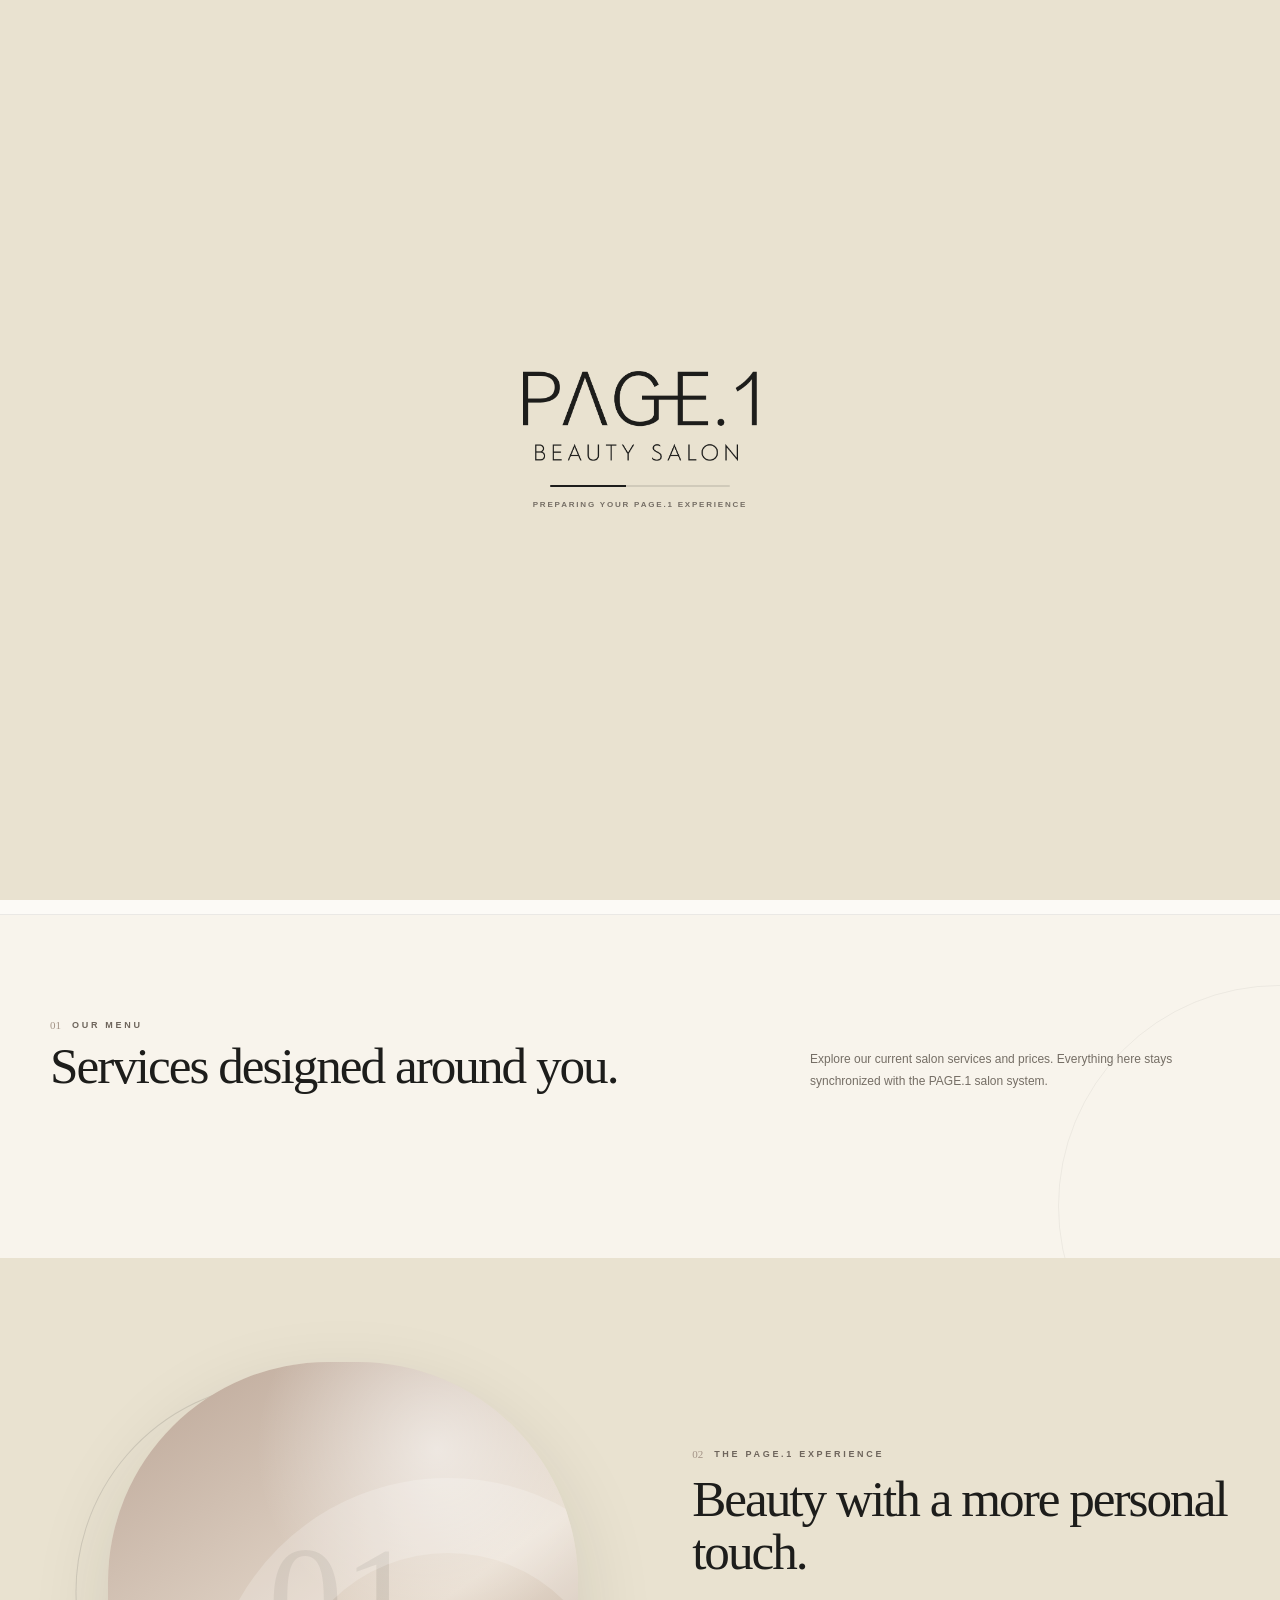
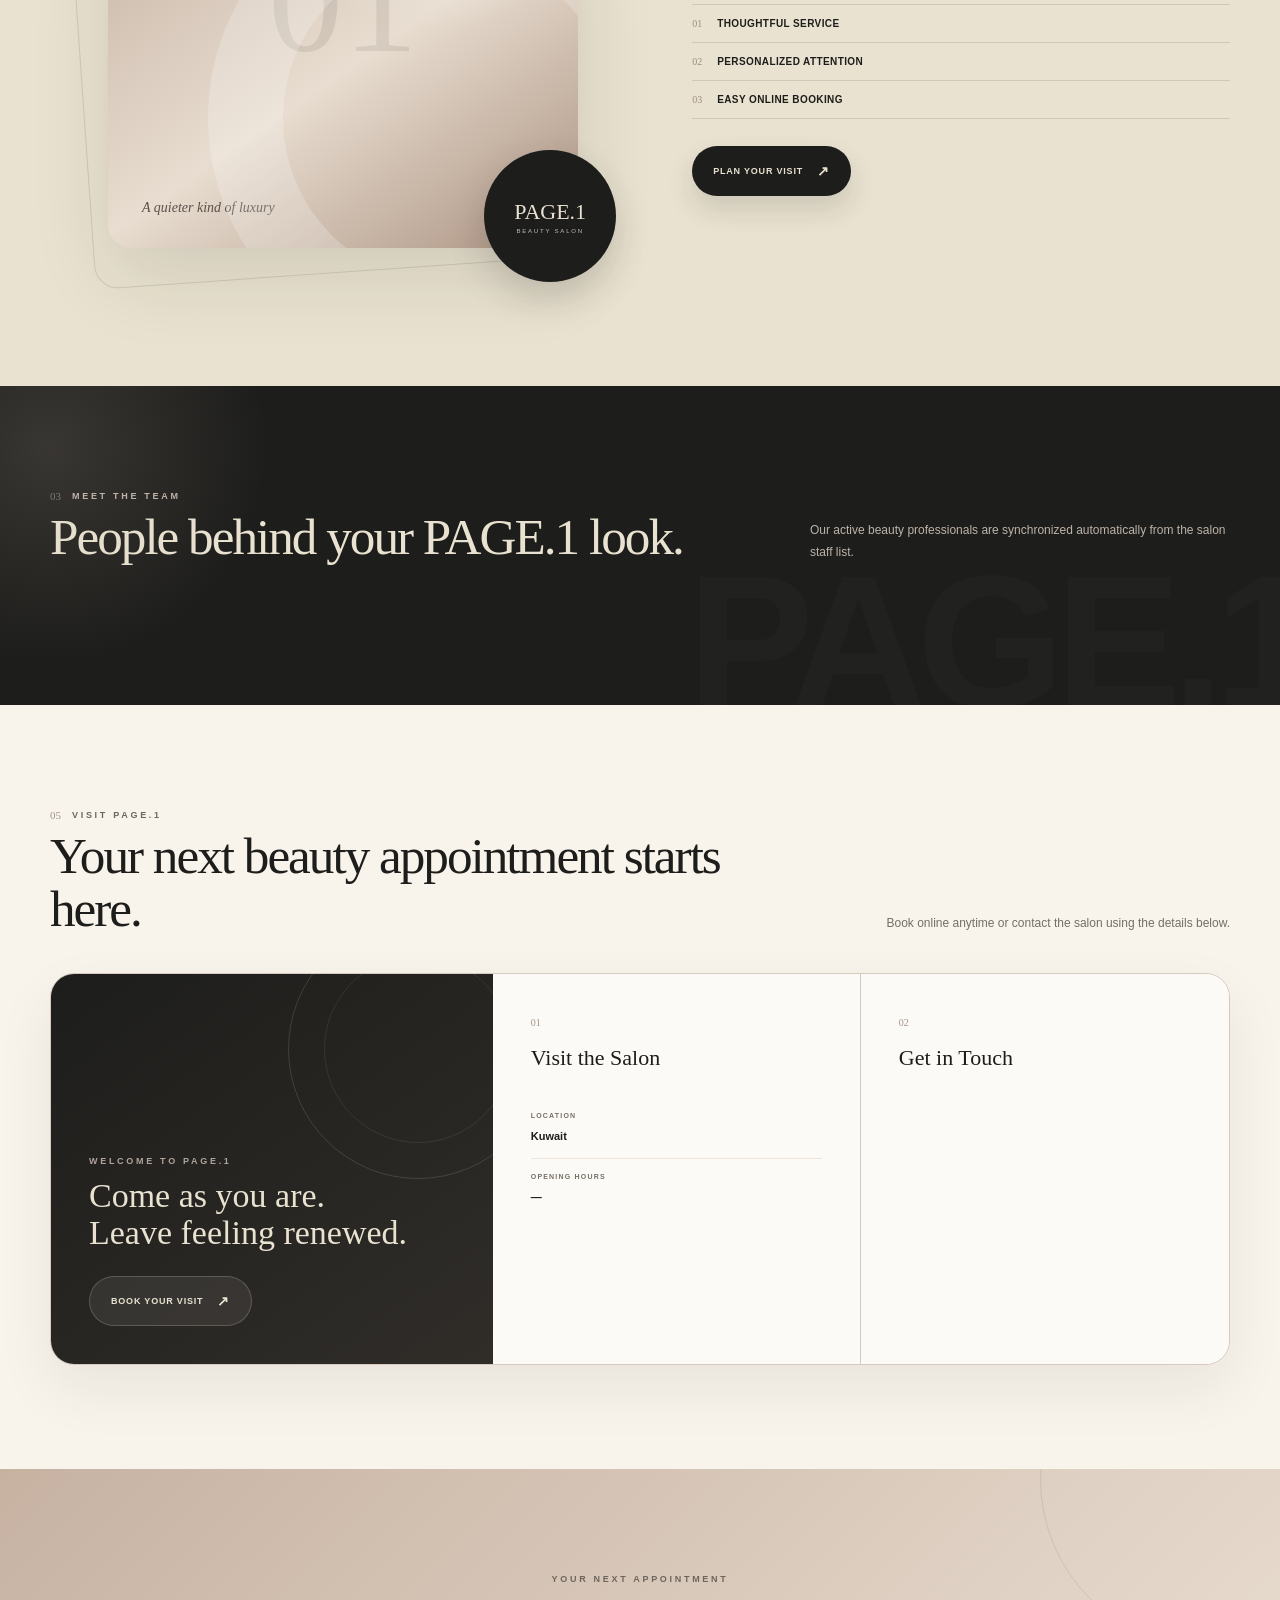
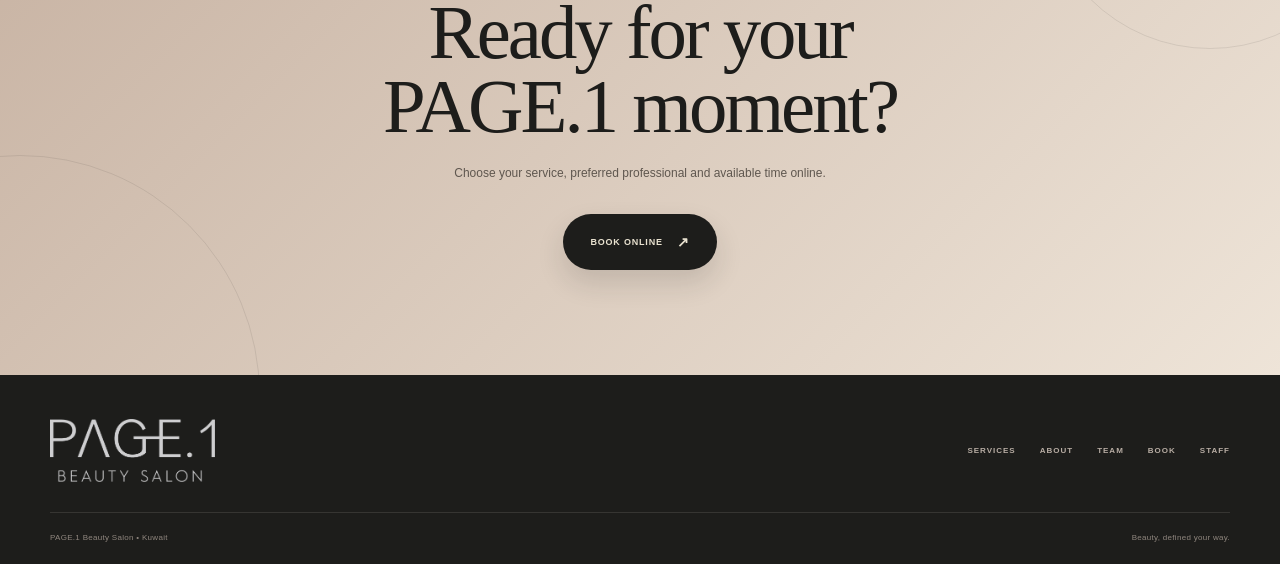
<file: index.html>
<!DOCTYPE html>
<html lang="en">
<head>
<meta charset="utf-8">
<meta name="theme-color" content="#E9E2D0">
<link rel="manifest" href="manifest.json">
<link rel="icon" href="assets/images/icon-192.png">
<meta name="description" content="PAGE.1 Beauty Salon - premium beauty services, team and online booking in Kuwait.">
<meta name="viewport" content="width=device-width,initial-scale=1,viewport-fit=cover">
<title>PAGE.1 Beauty Salon</title>
<link rel="stylesheet" href="assets/css/site.css">
</head>
<body>
<div id="scrollProgress" class="scroll-progress" aria-hidden="true"></div>

<div id="loading" class="loading">
  <div class="loading-box">
    <img src="assets/images/page1-logo.png" alt="PAGE.1">
    <div class="loading-line"><i></i></div>
    <small>Preparing your PAGE.1 experience</small>
  </div>
</div>

<div class="announcement">
  <div class="announcement-inner">
    <span>PAGE.1 BEAUTY SALON</span>
    <span class="announcement-dot"></span>
    <span>Online booking available</span>
    <a href="./book/">Reserve your visit <span>↗</span></a>
  </div>
</div>

<header class="site-header" id="siteHeader">
  <nav class="nav">
    <a class="brand" href="#top" aria-label="PAGE.1 Beauty Salon home">
      <img class="nav-logo" src="assets/images/page1-logo.png" alt="PAGE.1 Beauty Salon">
    </a>

    <button id="menuToggle" class="menu-toggle" type="button" aria-expanded="false" aria-controls="navLinks" aria-label="Open navigation">
      <span></span><span></span>
    </button>

    <div class="nav-links" id="navLinks">
      <a href="#services">Services</a>
      <a href="#about">About</a>
      <a href="#team">Team</a>
      <a href="#contact">Contact</a>
      <a class="nav-staff" href="./staff/">Staff Portal</a>
      <a class="nav-book" href="./book/">Book Now <span>↗</span></a>
    </div>
  </nav>
</header>

<main id="top">
<section class="hero">
  <div class="hero-glow glow-one"></div>
  <div class="hero-glow glow-two"></div>
  <div class="hero-inner">
    <div class="hero-copy">
      <div class="eyebrow reveal" data-delay="0">PAGE.1 BEAUTY SALON · KUWAIT</div>
      <h1 id="tagline" class="hero-title reveal" data-delay="70">Beauty, Defined Your Way.</h1>
      <p id="subtitle" class="hero-subtitle reveal" data-delay="140">Premium hair, nails and beauty services.</p>
      <div class="hero-actions reveal" data-delay="210">
        <a class="btn btn-dark" href="./book/">Book Appointment <span class="btn-arrow">↗</span></a>
        <a class="btn btn-light" href="#services">Explore Services <span class="btn-arrow">↓</span></a>
      </div>
      <div id="heroNote" class="hero-note reveal" data-delay="260"></div>

      <div class="hero-metrics reveal" data-delay="300">
        <div class="metric">
          <strong id="serviceCount">0</strong>
          <span>Active services</span>
        </div>
        <div class="metric">
          <strong id="teamCount">0</strong>
          <span>Beauty professionals</span>
        </div>
        <div class="metric metric-text">
          <strong>24/7</strong>
          <span>Online booking</span>
        </div>
      </div>
    </div>

    <div class="hero-visual reveal" data-delay="120" id="heroVisual" aria-hidden="true">
      <div class="visual-orbit orbit-one"></div>
      <div class="visual-orbit orbit-two"></div>
      <div class="visual-panel visual-main">
        <span class="visual-index">01</span>
        <div class="visual-word">PAGE.1</div>
        <div class="visual-caption">BEAUTY · CARE · DETAIL</div>
      </div>
      <div class="visual-panel visual-mini">
        <span>YOUR</span>
        <b>MOMENT</b>
      </div>
      <div class="floating-chip chip-one"><i></i> Personal care</div>
      <div class="floating-chip chip-two">Book online ↗</div>
    </div>
  </div>
  <a href="#services" class="scroll-cue" aria-label="Scroll to services"><span>SCROLL</span><i></i></a>
</section>

<section class="marquee" aria-hidden="true">
  <div class="marquee-track">
    <span>PAGE.1 BEAUTY SALON</span><i>✦</i><span>NAILS</span><i>✦</i><span>HAIR</span><i>✦</i><span>BEAUTY</span><i>✦</i><span>PERSONAL CARE</span><i>✦</i>
    <span>PAGE.1 BEAUTY SALON</span><i>✦</i><span>NAILS</span><i>✦</i><span>HAIR</span><i>✦</i><span>BEAUTY</span><i>✦</i><span>PERSONAL CARE</span><i>✦</i>
  </div>
</section>

<section id="services" class="section services-section">
  <div class="wrap">
    <div class="section-head reveal">
      <div>
        <div class="section-kicker"><span>01</span><div class="eyebrow">OUR MENU</div></div>
        <h2>Services designed around you.</h2>
      </div>
      <p>Explore our current salon services and prices. Everything here stays synchronized with the PAGE.1 salon system.</p>
    </div>
    <div id="categoryFilter" class="category-filter reveal" data-delay="80"></div>
    <div id="serviceGrid" class="service-grid"></div>
  </div>
</section>

<section id="about" class="section about-section">
  <div class="wrap about-grid">
    <div class="about-visual reveal">
      <div class="about-frame about-frame-back"></div>
      <div class="about-art">
        <span class="about-number">PAGE.1</span>
        <div class="about-monogram">01</div>
        <span class="about-caption">A quieter kind of luxury</span>
      </div>
      <div class="about-badge"><b>PAGE.1</b><span>BEAUTY SALON</span></div>
    </div>
    <div class="about-copy reveal" data-delay="100">
      <div class="section-kicker"><span>02</span><div class="eyebrow">THE PAGE.1 EXPERIENCE</div></div>
      <h2>Beauty with a more personal touch.</h2>
      <p id="aboutText"></p>
      <div class="about-points">
        <div><i>01</i><span>Thoughtful service</span></div>
        <div><i>02</i><span>Personalized attention</span></div>
        <div><i>03</i><span>Easy online booking</span></div>
      </div>
      <a class="btn btn-dark" href="./book/">Plan Your Visit <span class="btn-arrow">↗</span></a>
    </div>
  </div>
</section>

<section id="team" class="section team-section">
  <div class="team-glow"></div>
  <div class="wrap">
    <div class="section-head reveal">
      <div>
        <div class="section-kicker"><span>03</span><div class="eyebrow">MEET THE TEAM</div></div>
        <h2>People behind your PAGE.1 look.</h2>
      </div>
      <p>Our active beauty professionals are synchronized automatically from the salon staff list.</p>
    </div>
    <div id="teamGrid" class="team-grid"></div>
  </div>
</section>

<section id="gallerySection" class="section gallery-section" style="display:none">
  <div class="wrap">
    <div class="section-head reveal">
      <div>
        <div class="section-kicker"><span>04</span><div class="eyebrow">PAGE.1 MOMENTS</div></div>
        <h2>A glimpse of our style.</h2>
      </div>
      <p>Salon moments, finishes and details from PAGE.1.</p>
    </div>
    <div id="gallery" class="gallery"></div>
  </div>
</section>

<section id="contact" class="section contact-section">
  <div class="wrap">
    <div class="section-head reveal">
      <div>
        <div class="section-kicker"><span>05</span><div class="eyebrow">VISIT PAGE.1</div></div>
        <h2>Your next beauty appointment starts here.</h2>
      </div>
      <p>Book online anytime or contact the salon using the details below.</p>
    </div>

    <div class="contact-shell reveal" data-delay="90">
      <div class="contact-lead">
        <div class="contact-orb"></div>
        <div class="eyebrow">WELCOME TO PAGE.1</div>
        <h3>Come as you are.<br>Leave feeling renewed.</h3>
        <a class="btn btn-light inverse" href="./book/">Book Your Visit <span class="btn-arrow">↗</span></a>
      </div>

      <div class="contact-grid">
        <div class="contact-card">
          <span class="contact-no">01</span>
          <h3>Visit the Salon</h3>
          <div class="contact-list">
            <div class="contact-row"><small>Location</small><b id="location">Kuwait</b></div>
            <div class="contact-row"><small>Opening Hours</small><b id="hours">—</b></div>
          </div>
        </div>
        <div class="contact-card">
          <span class="contact-no">02</span>
          <h3>Get in Touch</h3>
          <div id="contactList" class="contact-list"></div>
        </div>
      </div>
    </div>
  </div>
</section>

<section class="cta">
  <div class="cta-ring ring-one"></div>
  <div class="cta-ring ring-two"></div>
  <div class="wrap cta-inner reveal">
    <div class="eyebrow">YOUR NEXT APPOINTMENT</div>
    <h2>Ready for your<br>PAGE.1 moment?</h2>
    <p>Choose your service, preferred professional and available time online.</p>
    <div class="hero-actions centered">
      <a class="btn btn-dark btn-large" href="./book/">Book Online <span class="btn-arrow">↗</span></a>
    </div>
  </div>
</section>
</main>

<footer class="footer">
  <div class="wrap footer-main">
    <img class="footer-logo" src="assets/images/page1-logo.png" alt="PAGE.1">
    <div class="footer-links">
      <a href="#services">Services</a>
      <a href="#about">About</a>
      <a href="#team">Team</a>
      <a href="./book/">Book</a>
      <a href="./staff/">Staff</a>
    </div>
  </div>
  <div class="wrap footer-bottom">
    <small id="footerCopy">PAGE.1 Beauty Salon • Kuwait</small>
    <small>Beauty, defined your way.</small>
  </div>
</footer>

<script>document.documentElement.dataset.sw="service-worker.js";</script>
<script src="assets/js/config.js"></script>
<script src="assets/js/api.js"></script>
<script src="assets/js/site.js"></script>
<script src="assets/js/pwa.js"></script>
</body>
</html>
</file>
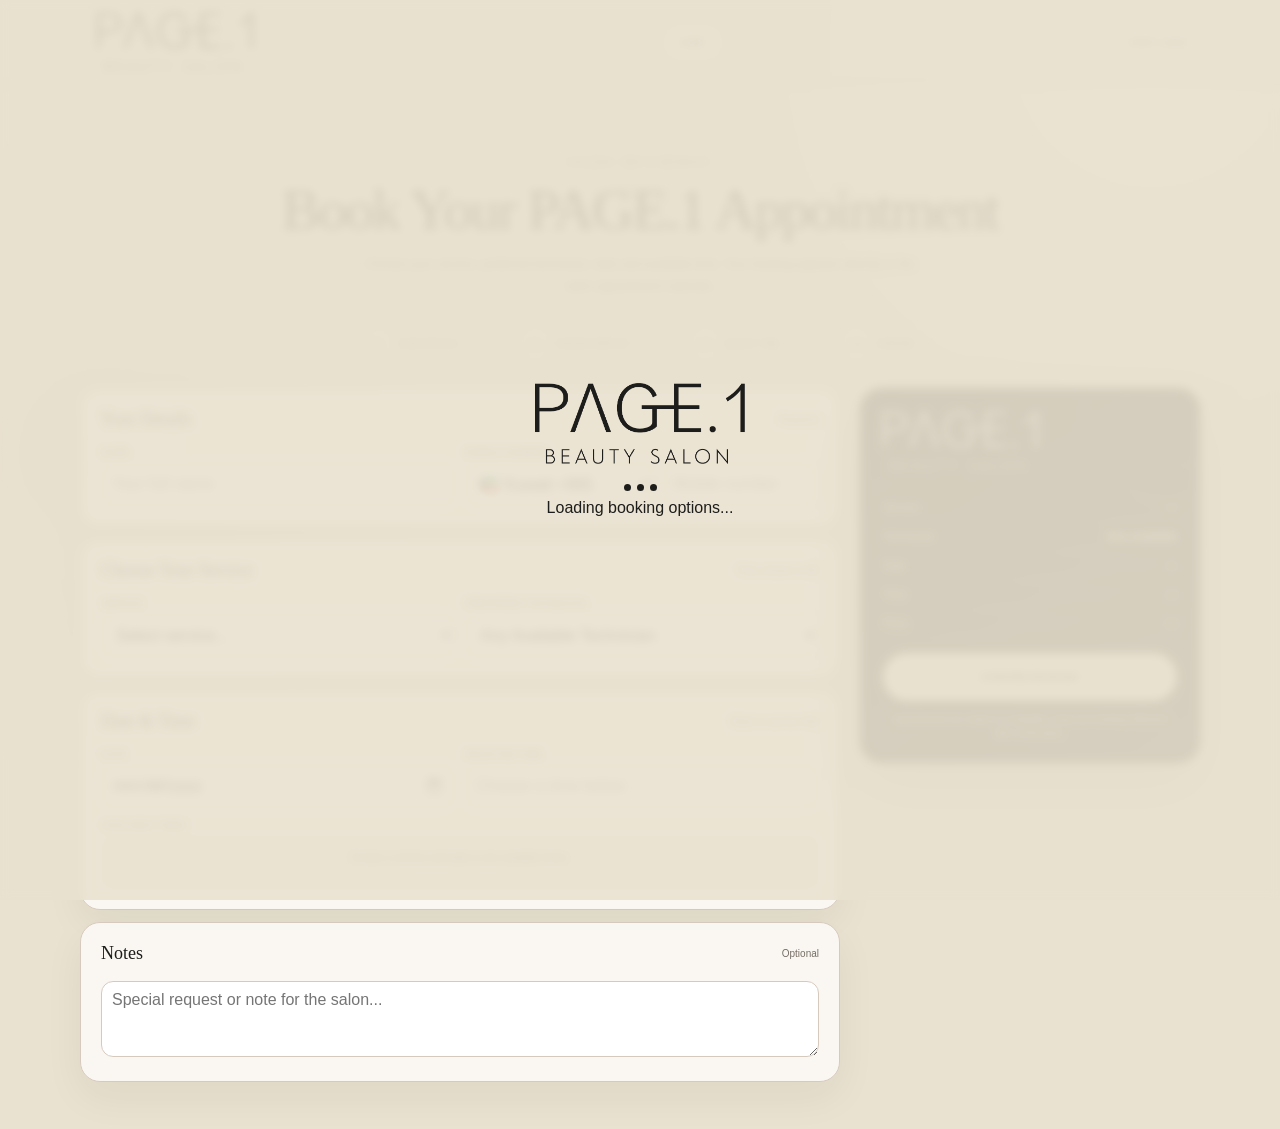
<file: book/index.html>
<!DOCTYPE html><html><head>
<meta name="theme-color" content="#E9E2D0">
<link rel="manifest" href="../manifest.json">
<link rel="icon" href="../assets/images/icon-192.png"><title>Book Online - PAGE.1 Beauty Salon</title>
<meta name="description" content="Book your PAGE.1 Beauty Salon appointment online.">
<meta name="viewport" content="width=device-width,initial-scale=1"><link rel="stylesheet" href="../assets/css/booking.css"></head><body>
<header class="top"><img src="../assets/images/page1-logo.png" class="logo" alt="PAGE.1 Beauty Salon"><a href="../"  class="staff-login">Home</a><a href="../staff/"  class="staff-login">Staff Login</a></header>
<main class="page"><section class="hero"><small>ONLINE APPOINTMENT</small><h1>Book Your PAGE.1 Appointment</h1><p>Choose your service, preferred technician, date and available time. Your booking appears directly in the salon appointment calendar.</p></section>
<div class="booking-steps" aria-hidden="true">
  <div><span>01</span><b>Your details</b></div>
  <i></i>
  <div><span>02</span><b>Choose service</b></div>
  <i></i>
  <div><span>03</span><b>Select time</b></div>
  <i></i>
  <div><span>04</span><b>Confirm</b></div>
</div>
<div class="layout"><div>
<section class="card"><div class="title"><h2>Your Details</h2><span class="muted">Required</span></div><div class="grid2"><div><label>Name</label><input id="client" placeholder="Your full name"></div><div><label>Mobile Number</label><div class="phone"><select id="cc"><option value="+965" selected>🇰🇼 Kuwait +965</option>
                <option value="+93">🇦🇫 Afghanistan +93</option>
                <option value="+355">🇦🇱 Albania +355</option>
                <option value="+213">🇩🇿 Algeria +213</option>
                <option value="+1684">🇦🇸 American Samoa +1684</option>
                <option value="+376">🇦🇩 Andorra +376</option>
                <option value="+244">🇦🇴 Angola +244</option>
                <option value="+1264">🇦🇮 Anguilla +1264</option>
                <option value="+1268">🇦🇬 Antigua and Barbuda +1268</option>
                <option value="+54">🇦🇷 Argentina +54</option>
                <option value="+374">🇦🇲 Armenia +374</option>
                <option value="+297">🇦🇼 Aruba +297</option>
                <option value="+61">🇦🇺 Australia +61</option>
                <option value="+43">🇦🇹 Austria +43</option>
                <option value="+994">🇦🇿 Azerbaijan +994</option>
                <option value="+1242">🇧🇸 Bahamas +1242</option>
                <option value="+973">🇧🇭 Bahrain +973</option>
                <option value="+880">🇧🇩 Bangladesh +880</option>
                <option value="+1246">🇧🇧 Barbados +1246</option>
                <option value="+375">🇧🇾 Belarus +375</option>
                <option value="+32">🇧🇪 Belgium +32</option>
                <option value="+501">🇧🇿 Belize +501</option>
                <option value="+229">🇧🇯 Benin +229</option>
                <option value="+1441">🇧🇲 Bermuda +1441</option>
                <option value="+975">🇧🇹 Bhutan +975</option>
                <option value="+591">🇧🇴 Bolivia +591</option>
                <option value="+387">🇧🇦 Bosnia and Herzegovina +387</option>
                <option value="+267">🇧🇼 Botswana +267</option>
                <option value="+55">🇧🇷 Brazil +55</option>
                <option value="+1284">🇻🇬 British Virgin Islands +1284</option>
                <option value="+673">🇧🇳 Brunei +673</option>
                <option value="+359">🇧🇬 Bulgaria +359</option>
                <option value="+226">🇧🇫 Burkina Faso +226</option>
                <option value="+257">🇧🇮 Burundi +257</option>
                <option value="+855">🇰🇭 Cambodia +855</option>
                <option value="+237">🇨🇲 Cameroon +237</option>
                <option value="+1">🇨🇦 Canada +1</option>
                <option value="+238">🇨🇻 Cape Verde +238</option>
                <option value="+1345">🇰🇾 Cayman Islands +1345</option>
                <option value="+236">🇨🇫 Central African Republic +236</option>
                <option value="+235">🇹🇩 Chad +235</option>
                <option value="+56">🇨🇱 Chile +56</option>
                <option value="+86">🇨🇳 China +86</option>
                <option value="+57">🇨🇴 Colombia +57</option>
                <option value="+269">🇰🇲 Comoros +269</option>
                <option value="+243">🇨🇩 Congo (DRC) +243</option>
                <option value="+242">🇨🇬 Congo (Republic) +242</option>
                <option value="+682">🇨🇰 Cook Islands +682</option>
                <option value="+506">🇨🇷 Costa Rica +506</option>
                <option value="+385">🇭🇷 Croatia +385</option>
                <option value="+53">🇨🇺 Cuba +53</option>
                <option value="+599">🇨🇼 Curaçao +599</option>
                <option value="+357">🇨🇾 Cyprus +357</option>
                <option value="+420">🇨🇿 Czech Republic +420</option>
                <option value="+45">🇩🇰 Denmark +45</option>
                <option value="+253">🇩🇯 Djibouti +253</option>
                <option value="+1767">🇩🇲 Dominica +1767</option>
                <option value="+1809">🇩🇴 Dominican Republic +1809</option>
                <option value="+1829">🇩🇴 Dominican Republic +1829</option>
                <option value="+1849">🇩🇴 Dominican Republic +1849</option>
                <option value="+593">🇪🇨 Ecuador +593</option>
                <option value="+20">🇪🇬 Egypt +20</option>
                <option value="+503">🇸🇻 El Salvador +503</option>
                <option value="+240">🇬🇶 Equatorial Guinea +240</option>
                <option value="+291">🇪🇷 Eritrea +291</option>
                <option value="+372">🇪🇪 Estonia +372</option>
                <option value="+268">🇸🇿 Eswatini +268</option>
                <option value="+251">🇪🇹 Ethiopia +251</option>
                <option value="+500">🇫🇰 Falkland Islands +500</option>
                <option value="+298">🇫🇴 Faroe Islands +298</option>
                <option value="+679">🇫🇯 Fiji +679</option>
                <option value="+358">🇫🇮 Finland +358</option>
                <option value="+33">🇫🇷 France +33</option>
                <option value="+594">🇬🇫 French Guiana +594</option>
                <option value="+689">🇵🇫 French Polynesia +689</option>
                <option value="+241">🇬🇦 Gabon +241</option>
                <option value="+220">🇬🇲 Gambia +220</option>
                <option value="+995">🇬🇪 Georgia +995</option>
                <option value="+49">🇩🇪 Germany +49</option>
                <option value="+233">🇬🇭 Ghana +233</option>
                <option value="+350">🇬🇮 Gibraltar +350</option>
                <option value="+30">🇬🇷 Greece +30</option>
                <option value="+299">🇬🇱 Greenland +299</option>
                <option value="+1473">🇬🇩 Grenada +1473</option>
                <option value="+590">🇬🇵 Guadeloupe +590</option>
                <option value="+1671">🇬🇺 Guam +1671</option>
                <option value="+502">🇬🇹 Guatemala +502</option>
                <option value="+44">🇬🇬 Guernsey +44</option>
                <option value="+224">🇬🇳 Guinea +224</option>
                <option value="+245">🇬🇼 Guinea-Bissau +245</option>
                <option value="+592">🇬🇾 Guyana +592</option>
                <option value="+509">🇭🇹 Haiti +509</option>
                <option value="+504">🇭🇳 Honduras +504</option>
                <option value="+852">🇭🇰 Hong Kong +852</option>
                <option value="+36">🇭🇺 Hungary +36</option>
                <option value="+354">🇮🇸 Iceland +354</option>
                <option value="+91">🇮🇳 India +91</option>
                <option value="+62">🇮🇩 Indonesia +62</option>
                <option value="+98">🇮🇷 Iran +98</option>
                <option value="+964">🇮🇶 Iraq +964</option>
                <option value="+353">🇮🇪 Ireland +353</option>
                <option value="+44">🇮🇲 Isle of Man +44</option>
                <option value="+972">🇮🇱 Israel +972</option>
                <option value="+39">🇮🇹 Italy +39</option>
                <option value="+225">🇨🇮 Ivory Coast +225</option>
                <option value="+1876">🇯🇲 Jamaica +1876</option>
                <option value="+1658">🇯🇲 Jamaica +1658</option>
                <option value="+81">🇯🇵 Japan +81</option>
                <option value="+44">🇯🇪 Jersey +44</option>
                <option value="+962">🇯🇴 Jordan +962</option>
                <option value="+7">🇰🇿 Kazakhstan +7</option>
                <option value="+254">🇰🇪 Kenya +254</option>
                <option value="+686">🇰🇮 Kiribati +686</option>
                <option value="+383">🌐 Kosovo +383</option>
                <option value="+996">🇰🇬 Kyrgyzstan +996</option>
                <option value="+856">🇱🇦 Laos +856</option>
                <option value="+371">🇱🇻 Latvia +371</option>
                <option value="+961">🇱🇧 Lebanon +961</option>
                <option value="+266">🇱🇸 Lesotho +266</option>
                <option value="+231">🇱🇷 Liberia +231</option>
                <option value="+218">🇱🇾 Libya +218</option>
                <option value="+423">🇱🇮 Liechtenstein +423</option>
                <option value="+370">🇱🇹 Lithuania +370</option>
                <option value="+352">🇱🇺 Luxembourg +352</option>
                <option value="+853">🇲🇴 Macau +853</option>
                <option value="+261">🇲🇬 Madagascar +261</option>
                <option value="+265">🇲🇼 Malawi +265</option>
                <option value="+60">🇲🇾 Malaysia +60</option>
                <option value="+960">🇲🇻 Maldives +960</option>
                <option value="+223">🇲🇱 Mali +223</option>
                <option value="+356">🇲🇹 Malta +356</option>
                <option value="+692">🇲🇭 Marshall Islands +692</option>
                <option value="+596">🇲🇶 Martinique +596</option>
                <option value="+222">🇲🇷 Mauritania +222</option>
                <option value="+230">🇲🇺 Mauritius +230</option>
                <option value="+262">🇾🇹 Mayotte +262</option>
                <option value="+52">🇲🇽 Mexico +52</option>
                <option value="+691">🇫🇲 Micronesia +691</option>
                <option value="+373">🇲🇩 Moldova +373</option>
                <option value="+377">🇲🇨 Monaco +377</option>
                <option value="+976">🇲🇳 Mongolia +976</option>
                <option value="+382">🇲🇪 Montenegro +382</option>
                <option value="+1664">🇲🇸 Montserrat +1664</option>
                <option value="+212">🇲🇦 Morocco +212</option>
                <option value="+258">🇲🇿 Mozambique +258</option>
                <option value="+95">🇲🇲 Myanmar +95</option>
                <option value="+264">🇳🇦 Namibia +264</option>
                <option value="+674">🇳🇷 Nauru +674</option>
                <option value="+977">🇳🇵 Nepal +977</option>
                <option value="+31">🇳🇱 Netherlands +31</option>
                <option value="+687">🇳🇨 New Caledonia +687</option>
                <option value="+64">🇳🇿 New Zealand +64</option>
                <option value="+505">🇳🇮 Nicaragua +505</option>
                <option value="+227">🇳🇪 Niger +227</option>
                <option value="+234">🇳🇬 Nigeria +234</option>
                <option value="+683">🇳🇺 Niue +683</option>
                <option value="+850">🇰🇵 North Korea +850</option>
                <option value="+389">🇲🇰 North Macedonia +389</option>
                <option value="+1670">🇲🇵 Northern Mariana Islands +1670</option>
                <option value="+47">🇳🇴 Norway +47</option>
                <option value="+968">🇴🇲 Oman +968</option>
                <option value="+92">🇵🇰 Pakistan +92</option>
                <option value="+680">🇵🇼 Palau +680</option>
                <option value="+970">🇵🇸 Palestine +970</option>
                <option value="+507">🇵🇦 Panama +507</option>
                <option value="+675">🇵🇬 Papua New Guinea +675</option>
                <option value="+595">🇵🇾 Paraguay +595</option>
                <option value="+51">🇵🇪 Peru +51</option>
                <option value="+63">🇵🇭 Philippines +63</option>
                <option value="+48">🇵🇱 Poland +48</option>
                <option value="+351">🇵🇹 Portugal +351</option>
                <option value="+1787">🇵🇷 Puerto Rico +1787</option>
                <option value="+1939">🇵🇷 Puerto Rico +1939</option>
                <option value="+974">🇶🇦 Qatar +974</option>
                <option value="+40">🇷🇴 Romania +40</option>
                <option value="+7">🇷🇺 Russia +7</option>
                <option value="+250">🇷🇼 Rwanda +250</option>
                <option value="+262">🇷🇪 Réunion +262</option>
                <option value="+590">🇧🇱 Saint Barthélemy +590</option>
                <option value="+290">🇸🇭 Saint Helena +290</option>
                <option value="+1869">🇰🇳 Saint Kitts and Nevis +1869</option>
                <option value="+1758">🇱🇨 Saint Lucia +1758</option>
                <option value="+590">🇲🇫 Saint Martin +590</option>
                <option value="+508">🇵🇲 Saint Pierre and Miquelon +508</option>
                <option value="+1784">🇻🇨 Saint Vincent and the Grenadines +1784</option>
                <option value="+685">🇼🇸 Samoa +685</option>
                <option value="+378">🇸🇲 San Marino +378</option>
                <option value="+966">🇸🇦 Saudi Arabia +966</option>
                <option value="+221">🇸🇳 Senegal +221</option>
                <option value="+381">🇷🇸 Serbia +381</option>
                <option value="+248">🇸🇨 Seychelles +248</option>
                <option value="+232">🇸🇱 Sierra Leone +232</option>
                <option value="+65">🇸🇬 Singapore +65</option>
                <option value="+1721">🇸🇽 Sint Maarten +1721</option>
                <option value="+421">🇸🇰 Slovakia +421</option>
                <option value="+386">🇸🇮 Slovenia +386</option>
                <option value="+677">🇸🇧 Solomon Islands +677</option>
                <option value="+252">🇸🇴 Somalia +252</option>
                <option value="+27">🇿🇦 South Africa +27</option>
                <option value="+82">🇰🇷 South Korea +82</option>
                <option value="+211">🇸🇸 South Sudan +211</option>
                <option value="+34">🇪🇸 Spain +34</option>
                <option value="+94">🇱🇰 Sri Lanka +94</option>
                <option value="+249">🇸🇩 Sudan +249</option>
                <option value="+597">🇸🇷 Suriname +597</option>
                <option value="+46">🇸🇪 Sweden +46</option>
                <option value="+41">🇨🇭 Switzerland +41</option>
                <option value="+963">🇸🇾 Syria +963</option>
                <option value="+239">🇸🇹 São Tomé and Príncipe +239</option>
                <option value="+886">🇹🇼 Taiwan +886</option>
                <option value="+992">🇹🇯 Tajikistan +992</option>
                <option value="+255">🇹🇿 Tanzania +255</option>
                <option value="+66">🇹🇭 Thailand +66</option>
                <option value="+670">🇹🇱 Timor-Leste +670</option>
                <option value="+228">🇹🇬 Togo +228</option>
                <option value="+690">🇹🇰 Tokelau +690</option>
                <option value="+676">🇹🇴 Tonga +676</option>
                <option value="+1868">🇹🇹 Trinidad and Tobago +1868</option>
                <option value="+216">🇹🇳 Tunisia +216</option>
                <option value="+90">🇹🇷 Turkey +90</option>
                <option value="+993">🇹🇲 Turkmenistan +993</option>
                <option value="+1649">🇹🇨 Turks and Caicos Islands +1649</option>
                <option value="+688">🇹🇻 Tuvalu +688</option>
                <option value="+256">🇺🇬 Uganda +256</option>
                <option value="+380">🇺🇦 Ukraine +380</option>
                <option value="+971">🇦🇪 United Arab Emirates +971</option>
                <option value="+44">🇬🇧 United Kingdom +44</option>
                <option value="+1">🇺🇸 United States +1</option>
                <option value="+598">🇺🇾 Uruguay +598</option>
                <option value="+1340">🇻🇮 US Virgin Islands +1340</option>
                <option value="+998">🇺🇿 Uzbekistan +998</option>
                <option value="+678">🇻🇺 Vanuatu +678</option>
                <option value="+39">🇻🇦 Vatican City +39</option>
                <option value="+58">🇻🇪 Venezuela +58</option>
                <option value="+84">🇻🇳 Vietnam +84</option>
                <option value="+681">🇼🇫 Wallis and Futuna +681</option>
                <option value="+212">🇪🇭 Western Sahara +212</option>
                <option value="+967">🇾🇪 Yemen +967</option>
                <option value="+260">🇿🇲 Zambia +260</option>
                <option value="+263">🇿🇼 Zimbabwe +263</option></select><input id="phone" type="tel" inputmode="numeric" placeholder="Mobile number"></div></div></div></section>
<section class="card"><div class="title"><h2>Choose Your Service</h2><span class="muted">Price shown in KD</span></div><div class="grid2"><div><label>Service</label><select id="service" onchange="selectionChanged()"><option value="">Select service...</option></select></div><div><label>Preferred Technician</label><select id="staff" onchange="selectionChanged()"><option value="ANY">Any Available Technician</option></select></div></div></section>
<section class="card"><div class="title"><h2>Date & Time</h2><span id="durationHint" class="muted">Select a service first</span></div><div class="grid2" style="margin-bottom:12px"><div><label>Date</label><input id="date" type="date" onchange="loadSlots()"></div><div><label>Selected Time</label><input id="chosenTime" readonly placeholder="Choose a time below"></div></div><label>Available Times</label><div id="slots" class="slots"><div class="slot-empty">Choose a service and date to see available times.</div></div></section>
<section class="card"><div class="title"><h2>Notes</h2><span class="muted">Optional</span></div><textarea id="note" placeholder="Special request or note for the salon..."></textarea></section>
</div><aside><div class="summary"><img src="../assets/images/page1-logo.png" class="sum-logo" alt="PAGE.1"><div class="row"><span>Service</span><b id="sumService">—</b></div><div class="row"><span>Technician</span><b id="sumStaff">Any available</b></div><div class="row"><span>Date</span><b id="sumDate">—</b></div><div class="row"><span>Time</span><b id="sumTime">—</b></div><div class="row"><span>Price</span><b id="sumPrice">—</b></div><button id="bookButton" class="book" onclick="bookNow()">Confirm Booking</button><div class="notice">Appointments are subject to availability. Keep your booking reference after confirmation.</div></div></aside></div></main>
<div id="overlay" class="overlay"><div class="loader"><img src="../assets/images/page1-logo.png" alt="PAGE.1"><div class="dots"><i></i><i></i><i></i></div><div id="loadingText">Checking availability...</div></div></div>
<div id="success" class="success"><div class="success-box"><div class="success-icon">✓</div><h2>Appointment Booked</h2><p id="successDetails"></p><div id="successReference" class="reference"></div><button onclick="newBooking()">Book Another Appointment</button></div></div>
<script>document.documentElement.dataset.sw="../service-worker.js";</script>
<script src="../assets/js/config.js"></script>
<script src="../assets/js/api.js"></script>
<script src="../assets/js/booking.js"></script>
<script src="../assets/js/pwa.js"></script></body></html>
</file>
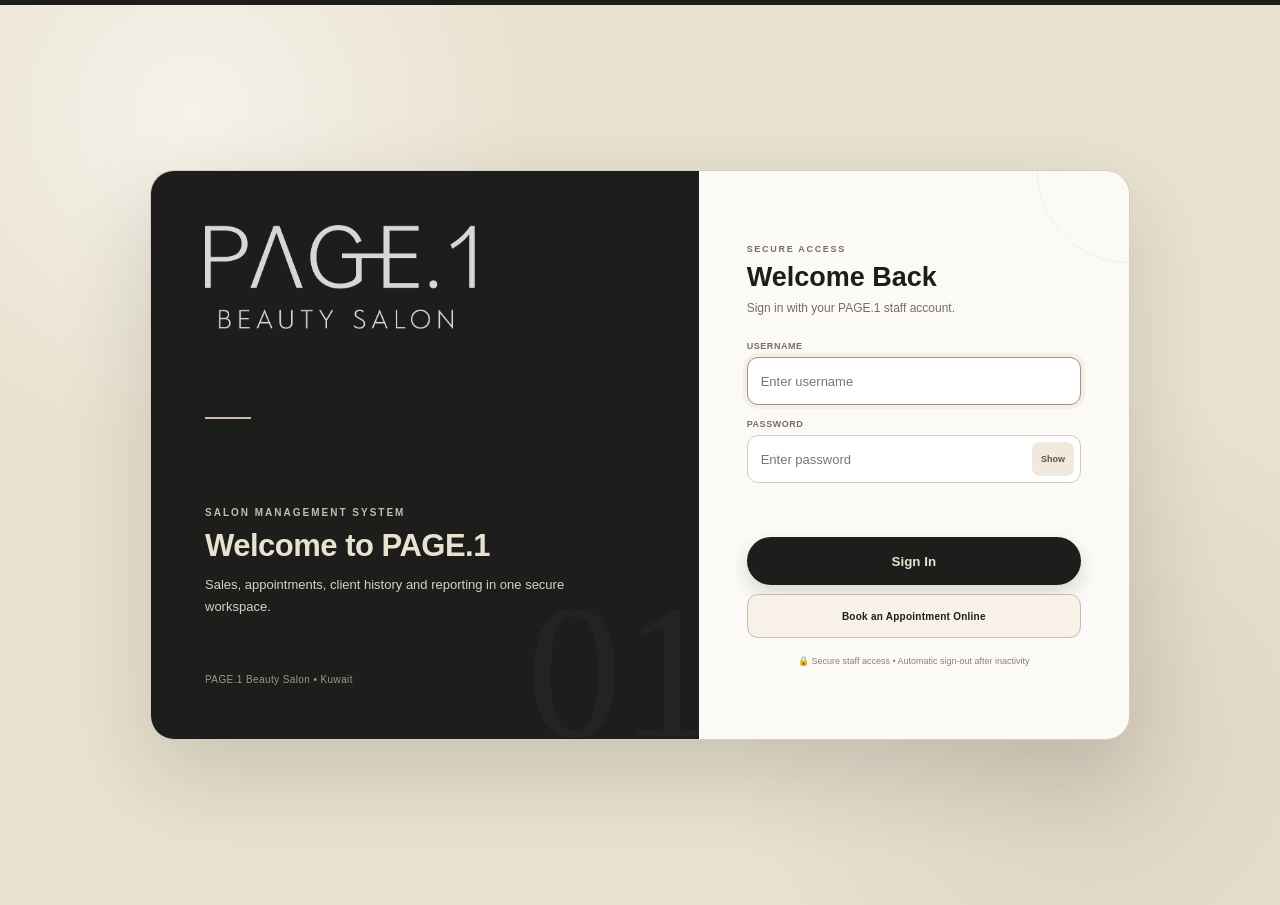
<file: staff/index.html>
<!DOCTYPE html>
<html>
<head>
<meta name="theme-color" content="#E9E2D0">
<link rel="manifest" href="../manifest.json">
<link rel="icon" href="../assets/images/icon-192.png">
<title>PAGE.1 Staff Portal</title>
<meta name="description" content="Secure PAGE.1 Beauty Salon staff management portal.">
<meta name="viewport" content="width=device-width,initial-scale=1">
<link rel="stylesheet" href="../assets/css/staff.css">
</head>
<body class="auth-locked">


<div id="appLoadingScreen" class="app-loading-screen">
  <div class="app-loading-card">
    <img src="../assets/images/page1-logo.png" alt="PAGE.1 Beauty Salon" class="app-loading-logo">
    <div class="app-loading-divider"></div>
    <div class="app-loading-spinner"><span></span><span></span><span></span></div>
    <div id="appLoadingTitle" class="app-loading-title">Loading PAGE.1</div>
    <div id="appLoadingText" class="app-loading-text">Preparing salon system...</div>
  </div>
</div>

<div id="loginScreen" class="login-screen">
  <div class="login-shell">
    <section class="login-brand-panel">
      <img src="../assets/images/page1-logo.png" alt="PAGE.1 Beauty Salon" class="login-logo">
      <div class="login-brand-line"></div>
      <div>
        <div class="login-eyebrow">SALON MANAGEMENT SYSTEM</div>
        <h1>Welcome to PAGE.1</h1>
        <p>Sales, appointments, client history and reporting in one secure workspace.</p>
      </div>
      <div class="login-footer-note">PAGE.1 Beauty Salon • Kuwait</div>
    </section>

    <section class="login-card">
      <div class="login-mobile-logo"><img src="../assets/images/page1-logo.png" alt="PAGE.1 Beauty Salon"></div>
      <div class="login-kicker">SECURE ACCESS</div>
      <h2>Welcome Back</h2>
      <p class="login-sub">Sign in with your PAGE.1 staff account.</p>

      <div class="login-field">
        <label>Username</label>
        <input id="loginUsername" type="text" autocomplete="username" placeholder="Enter username" onkeydown="if(event.key==='Enter')loginPassword.focus()">
      </div>

      <div class="login-field">
        <label>Password</label>
        <div class="password-wrap">
          <input id="loginPassword" type="password" autocomplete="current-password" placeholder="Enter password" onkeydown="if(event.key==='Enter')loginUser()">
          <button type="button" class="show-password" onclick="toggleLoginPassword()">Show</button>
        </div>
      </div>

      <div id="loginMessage" class="login-message"></div>
      <button id="loginButton" class="login-button" onclick="loginUser()">Sign In</button>
      <a class="online-booking-link" href="../book/" >Book an Appointment Online</a>
      <div class="login-security-note">🔒 Secure staff access • Automatic sign-out after inactivity</div>
    </section>
  </div>
</div>

<aside class="app-sidebar" aria-label="Staff navigation">
  <div class="sidebar-brand">
    <div class="sidebar-logo-wrap"><img src="../assets/images/page1-logo.png" alt="PAGE.1"></div>
    <div class="sidebar-brand-copy"><strong>PAGE.1</strong><span>Salon Workspace</span></div>
  </div>
  <nav class="main-nav">
    <button id="navSale" class="active" onclick="showView('sale')" title="New Sale"><span class="nav-icon">＋</span><span class="nav-label">New Sale</span></button>
    <button id="navAppointments" onclick="showView('appointments')" title="Appointments"><span class="nav-icon">▦</span><span class="nav-label">Appointments</span></button>
    <button id="navDash" onclick="showView('dash')" title="Dashboard"><span class="nav-icon">⌁</span><span class="nav-label">Dashboard</span></button>
    <button id="navOps" onclick="showView('ops')" title="Operations"><span class="nav-icon">◇</span><span class="nav-label">Operations</span></button>
    <button id="navManager" onclick="openManagerConsole()" title="Manager"><span class="nav-icon">⌘</span><span class="nav-label">Manager</span></button>
  </nav>
  <div class="sidebar-footer">
    <span class="sidebar-status-dot"></span>
    <div><b>PAGE.1 Online</b><small>Google Sheets connected</small></div>
  </div>
</aside>

<header class="app-topbar">
  <div class="workspace-heading">
    <span id="pageEyebrow">PAGE.1 WORKSPACE</span>
    <strong id="pageTitle">New Sale</strong>
    <small id="workspaceGreeting">Salon management</small>
  </div>
  <div class="header-actions">
    <div class="notification-wrap" id="notificationWrap">
      <button id="notificationBtn" class="notification-btn" onclick="toggleNotificationPanel()" title="Notifications" aria-label="Notifications"><span class="bell-glyph">♢</span><span id="notificationBadge" class="notification-badge">0</span></button>
      <div id="notificationPanel" class="notification-panel" role="dialog" aria-label="PAGE.1 notifications">
        <div class="notification-drawer-top">
          <div><span class="drawer-kicker">PAGE.1 ALERT CENTER</span><h3>Notifications</h3></div>
          <button class="notification-close" onclick="closeNotificationPanel()" aria-label="Close notifications">×</button>
        </div>
        <div class="notification-head"><span>Inventory & client reminders</span><button class="notification-refresh" onclick="loadSalonNotifications()">↻ Refresh</button></div>
        <div id="notificationContent"><div class="notification-empty">Loading notifications...</div></div>
      </div>
    </div>
    <div class="user-chip">
      <div class="user-avatar" id="authAvatar">U</div>
      <div class="user-copy"><strong id="authUserName">User</strong><span id="authUserRole">Role</span></div>
      <button class="logout-btn" onclick="logoutUser()" title="Sign out">Logout</button>
    </div>
  </div>
</header>
<div id="notificationScrim" class="notification-scrim" onclick="closeNotificationPanel()"></div>
<main>
<section id="sale" class="view active">
<div class="layout"><div class="sale-main">
<div class="card"><div class="title"><h2>Client Information</h2></div><div class="grid3"><div><label>Date</label><input id="date" type="date"></div><div><label>Client Name</label><input id="client"></div><div><label>Mobile Number</label><div class="phone"><select id="cc"><option value="+965" selected>🇰🇼 Kuwait +965</option>
                <option value="+93">🇦🇫 Afghanistan +93</option>
                <option value="+355">🇦🇱 Albania +355</option>
                <option value="+213">🇩🇿 Algeria +213</option>
                <option value="+1684">🇦🇸 American Samoa +1684</option>
                <option value="+376">🇦🇩 Andorra +376</option>
                <option value="+244">🇦🇴 Angola +244</option>
                <option value="+1264">🇦🇮 Anguilla +1264</option>
                <option value="+1268">🇦🇬 Antigua and Barbuda +1268</option>
                <option value="+54">🇦🇷 Argentina +54</option>
                <option value="+374">🇦🇲 Armenia +374</option>
                <option value="+297">🇦🇼 Aruba +297</option>
                <option value="+61">🇦🇺 Australia +61</option>
                <option value="+43">🇦🇹 Austria +43</option>
                <option value="+994">🇦🇿 Azerbaijan +994</option>
                <option value="+1242">🇧🇸 Bahamas +1242</option>
                <option value="+973">🇧🇭 Bahrain +973</option>
                <option value="+880">🇧🇩 Bangladesh +880</option>
                <option value="+1246">🇧🇧 Barbados +1246</option>
                <option value="+375">🇧🇾 Belarus +375</option>
                <option value="+32">🇧🇪 Belgium +32</option>
                <option value="+501">🇧🇿 Belize +501</option>
                <option value="+229">🇧🇯 Benin +229</option>
                <option value="+1441">🇧🇲 Bermuda +1441</option>
                <option value="+975">🇧🇹 Bhutan +975</option>
                <option value="+591">🇧🇴 Bolivia +591</option>
                <option value="+387">🇧🇦 Bosnia and Herzegovina +387</option>
                <option value="+267">🇧🇼 Botswana +267</option>
                <option value="+55">🇧🇷 Brazil +55</option>
                <option value="+1284">🇻🇬 British Virgin Islands +1284</option>
                <option value="+673">🇧🇳 Brunei +673</option>
                <option value="+359">🇧🇬 Bulgaria +359</option>
                <option value="+226">🇧🇫 Burkina Faso +226</option>
                <option value="+257">🇧🇮 Burundi +257</option>
                <option value="+855">🇰🇭 Cambodia +855</option>
                <option value="+237">🇨🇲 Cameroon +237</option>
                <option value="+1">🇨🇦 Canada +1</option>
                <option value="+238">🇨🇻 Cape Verde +238</option>
                <option value="+1345">🇰🇾 Cayman Islands +1345</option>
                <option value="+236">🇨🇫 Central African Republic +236</option>
                <option value="+235">🇹🇩 Chad +235</option>
                <option value="+56">🇨🇱 Chile +56</option>
                <option value="+86">🇨🇳 China +86</option>
                <option value="+57">🇨🇴 Colombia +57</option>
                <option value="+269">🇰🇲 Comoros +269</option>
                <option value="+243">🇨🇩 Congo (DRC) +243</option>
                <option value="+242">🇨🇬 Congo (Republic) +242</option>
                <option value="+682">🇨🇰 Cook Islands +682</option>
                <option value="+506">🇨🇷 Costa Rica +506</option>
                <option value="+385">🇭🇷 Croatia +385</option>
                <option value="+53">🇨🇺 Cuba +53</option>
                <option value="+599">🇨🇼 Curaçao +599</option>
                <option value="+357">🇨🇾 Cyprus +357</option>
                <option value="+420">🇨🇿 Czech Republic +420</option>
                <option value="+45">🇩🇰 Denmark +45</option>
                <option value="+253">🇩🇯 Djibouti +253</option>
                <option value="+1767">🇩🇲 Dominica +1767</option>
                <option value="+1809">🇩🇴 Dominican Republic +1809</option>
                <option value="+1829">🇩🇴 Dominican Republic +1829</option>
                <option value="+1849">🇩🇴 Dominican Republic +1849</option>
                <option value="+593">🇪🇨 Ecuador +593</option>
                <option value="+20">🇪🇬 Egypt +20</option>
                <option value="+503">🇸🇻 El Salvador +503</option>
                <option value="+240">🇬🇶 Equatorial Guinea +240</option>
                <option value="+291">🇪🇷 Eritrea +291</option>
                <option value="+372">🇪🇪 Estonia +372</option>
                <option value="+268">🇸🇿 Eswatini +268</option>
                <option value="+251">🇪🇹 Ethiopia +251</option>
                <option value="+500">🇫🇰 Falkland Islands +500</option>
                <option value="+298">🇫🇴 Faroe Islands +298</option>
                <option value="+679">🇫🇯 Fiji +679</option>
                <option value="+358">🇫🇮 Finland +358</option>
                <option value="+33">🇫🇷 France +33</option>
                <option value="+594">🇬🇫 French Guiana +594</option>
                <option value="+689">🇵🇫 French Polynesia +689</option>
                <option value="+241">🇬🇦 Gabon +241</option>
                <option value="+220">🇬🇲 Gambia +220</option>
                <option value="+995">🇬🇪 Georgia +995</option>
                <option value="+49">🇩🇪 Germany +49</option>
                <option value="+233">🇬🇭 Ghana +233</option>
                <option value="+350">🇬🇮 Gibraltar +350</option>
                <option value="+30">🇬🇷 Greece +30</option>
                <option value="+299">🇬🇱 Greenland +299</option>
                <option value="+1473">🇬🇩 Grenada +1473</option>
                <option value="+590">🇬🇵 Guadeloupe +590</option>
                <option value="+1671">🇬🇺 Guam +1671</option>
                <option value="+502">🇬🇹 Guatemala +502</option>
                <option value="+44">🇬🇬 Guernsey +44</option>
                <option value="+224">🇬🇳 Guinea +224</option>
                <option value="+245">🇬🇼 Guinea-Bissau +245</option>
                <option value="+592">🇬🇾 Guyana +592</option>
                <option value="+509">🇭🇹 Haiti +509</option>
                <option value="+504">🇭🇳 Honduras +504</option>
                <option value="+852">🇭🇰 Hong Kong +852</option>
                <option value="+36">🇭🇺 Hungary +36</option>
                <option value="+354">🇮🇸 Iceland +354</option>
                <option value="+91">🇮🇳 India +91</option>
                <option value="+62">🇮🇩 Indonesia +62</option>
                <option value="+98">🇮🇷 Iran +98</option>
                <option value="+964">🇮🇶 Iraq +964</option>
                <option value="+353">🇮🇪 Ireland +353</option>
                <option value="+44">🇮🇲 Isle of Man +44</option>
                <option value="+972">🇮🇱 Israel +972</option>
                <option value="+39">🇮🇹 Italy +39</option>
                <option value="+225">🇨🇮 Ivory Coast +225</option>
                <option value="+1876">🇯🇲 Jamaica +1876</option>
                <option value="+1658">🇯🇲 Jamaica +1658</option>
                <option value="+81">🇯🇵 Japan +81</option>
                <option value="+44">🇯🇪 Jersey +44</option>
                <option value="+962">🇯🇴 Jordan +962</option>
                <option value="+7">🇰🇿 Kazakhstan +7</option>
                <option value="+254">🇰🇪 Kenya +254</option>
                <option value="+686">🇰🇮 Kiribati +686</option>
                <option value="+383">🌐 Kosovo +383</option>
                <option value="+996">🇰🇬 Kyrgyzstan +996</option>
                <option value="+856">🇱🇦 Laos +856</option>
                <option value="+371">🇱🇻 Latvia +371</option>
                <option value="+961">🇱🇧 Lebanon +961</option>
                <option value="+266">🇱🇸 Lesotho +266</option>
                <option value="+231">🇱🇷 Liberia +231</option>
                <option value="+218">🇱🇾 Libya +218</option>
                <option value="+423">🇱🇮 Liechtenstein +423</option>
                <option value="+370">🇱🇹 Lithuania +370</option>
                <option value="+352">🇱🇺 Luxembourg +352</option>
                <option value="+853">🇲🇴 Macau +853</option>
                <option value="+261">🇲🇬 Madagascar +261</option>
                <option value="+265">🇲🇼 Malawi +265</option>
                <option value="+60">🇲🇾 Malaysia +60</option>
                <option value="+960">🇲🇻 Maldives +960</option>
                <option value="+223">🇲🇱 Mali +223</option>
                <option value="+356">🇲🇹 Malta +356</option>
                <option value="+692">🇲🇭 Marshall Islands +692</option>
                <option value="+596">🇲🇶 Martinique +596</option>
                <option value="+222">🇲🇷 Mauritania +222</option>
                <option value="+230">🇲🇺 Mauritius +230</option>
                <option value="+262">🇾🇹 Mayotte +262</option>
                <option value="+52">🇲🇽 Mexico +52</option>
                <option value="+691">🇫🇲 Micronesia +691</option>
                <option value="+373">🇲🇩 Moldova +373</option>
                <option value="+377">🇲🇨 Monaco +377</option>
                <option value="+976">🇲🇳 Mongolia +976</option>
                <option value="+382">🇲🇪 Montenegro +382</option>
                <option value="+1664">🇲🇸 Montserrat +1664</option>
                <option value="+212">🇲🇦 Morocco +212</option>
                <option value="+258">🇲🇿 Mozambique +258</option>
                <option value="+95">🇲🇲 Myanmar +95</option>
                <option value="+264">🇳🇦 Namibia +264</option>
                <option value="+674">🇳🇷 Nauru +674</option>
                <option value="+977">🇳🇵 Nepal +977</option>
                <option value="+31">🇳🇱 Netherlands +31</option>
                <option value="+687">🇳🇨 New Caledonia +687</option>
                <option value="+64">🇳🇿 New Zealand +64</option>
                <option value="+505">🇳🇮 Nicaragua +505</option>
                <option value="+227">🇳🇪 Niger +227</option>
                <option value="+234">🇳🇬 Nigeria +234</option>
                <option value="+683">🇳🇺 Niue +683</option>
                <option value="+850">🇰🇵 North Korea +850</option>
                <option value="+389">🇲🇰 North Macedonia +389</option>
                <option value="+1670">🇲🇵 Northern Mariana Islands +1670</option>
                <option value="+47">🇳🇴 Norway +47</option>
                <option value="+968">🇴🇲 Oman +968</option>
                <option value="+92">🇵🇰 Pakistan +92</option>
                <option value="+680">🇵🇼 Palau +680</option>
                <option value="+970">🇵🇸 Palestine +970</option>
                <option value="+507">🇵🇦 Panama +507</option>
                <option value="+675">🇵🇬 Papua New Guinea +675</option>
                <option value="+595">🇵🇾 Paraguay +595</option>
                <option value="+51">🇵🇪 Peru +51</option>
                <option value="+63">🇵🇭 Philippines +63</option>
                <option value="+48">🇵🇱 Poland +48</option>
                <option value="+351">🇵🇹 Portugal +351</option>
                <option value="+1787">🇵🇷 Puerto Rico +1787</option>
                <option value="+1939">🇵🇷 Puerto Rico +1939</option>
                <option value="+974">🇶🇦 Qatar +974</option>
                <option value="+40">🇷🇴 Romania +40</option>
                <option value="+7">🇷🇺 Russia +7</option>
                <option value="+250">🇷🇼 Rwanda +250</option>
                <option value="+262">🇷🇪 Réunion +262</option>
                <option value="+590">🇧🇱 Saint Barthélemy +590</option>
                <option value="+290">🇸🇭 Saint Helena +290</option>
                <option value="+1869">🇰🇳 Saint Kitts and Nevis +1869</option>
                <option value="+1758">🇱🇨 Saint Lucia +1758</option>
                <option value="+590">🇲🇫 Saint Martin +590</option>
                <option value="+508">🇵🇲 Saint Pierre and Miquelon +508</option>
                <option value="+1784">🇻🇨 Saint Vincent and the Grenadines +1784</option>
                <option value="+685">🇼🇸 Samoa +685</option>
                <option value="+378">🇸🇲 San Marino +378</option>
                <option value="+966">🇸🇦 Saudi Arabia +966</option>
                <option value="+221">🇸🇳 Senegal +221</option>
                <option value="+381">🇷🇸 Serbia +381</option>
                <option value="+248">🇸🇨 Seychelles +248</option>
                <option value="+232">🇸🇱 Sierra Leone +232</option>
                <option value="+65">🇸🇬 Singapore +65</option>
                <option value="+1721">🇸🇽 Sint Maarten +1721</option>
                <option value="+421">🇸🇰 Slovakia +421</option>
                <option value="+386">🇸🇮 Slovenia +386</option>
                <option value="+677">🇸🇧 Solomon Islands +677</option>
                <option value="+252">🇸🇴 Somalia +252</option>
                <option value="+27">🇿🇦 South Africa +27</option>
                <option value="+82">🇰🇷 South Korea +82</option>
                <option value="+211">🇸🇸 South Sudan +211</option>
                <option value="+34">🇪🇸 Spain +34</option>
                <option value="+94">🇱🇰 Sri Lanka +94</option>
                <option value="+249">🇸🇩 Sudan +249</option>
                <option value="+597">🇸🇷 Suriname +597</option>
                <option value="+46">🇸🇪 Sweden +46</option>
                <option value="+41">🇨🇭 Switzerland +41</option>
                <option value="+963">🇸🇾 Syria +963</option>
                <option value="+239">🇸🇹 São Tomé and Príncipe +239</option>
                <option value="+886">🇹🇼 Taiwan +886</option>
                <option value="+992">🇹🇯 Tajikistan +992</option>
                <option value="+255">🇹🇿 Tanzania +255</option>
                <option value="+66">🇹🇭 Thailand +66</option>
                <option value="+670">🇹🇱 Timor-Leste +670</option>
                <option value="+228">🇹🇬 Togo +228</option>
                <option value="+690">🇹🇰 Tokelau +690</option>
                <option value="+676">🇹🇴 Tonga +676</option>
                <option value="+1868">🇹🇹 Trinidad and Tobago +1868</option>
                <option value="+216">🇹🇳 Tunisia +216</option>
                <option value="+90">🇹🇷 Turkey +90</option>
                <option value="+993">🇹🇲 Turkmenistan +993</option>
                <option value="+1649">🇹🇨 Turks and Caicos Islands +1649</option>
                <option value="+688">🇹🇻 Tuvalu +688</option>
                <option value="+256">🇺🇬 Uganda +256</option>
                <option value="+380">🇺🇦 Ukraine +380</option>
                <option value="+971">🇦🇪 United Arab Emirates +971</option>
                <option value="+44">🇬🇧 United Kingdom +44</option>
                <option value="+1">🇺🇸 United States +1</option>
                <option value="+598">🇺🇾 Uruguay +598</option>
                <option value="+1340">🇻🇮 US Virgin Islands +1340</option>
                <option value="+998">🇺🇿 Uzbekistan +998</option>
                <option value="+678">🇻🇺 Vanuatu +678</option>
                <option value="+39">🇻🇦 Vatican City +39</option>
                <option value="+58">🇻🇪 Venezuela +58</option>
                <option value="+84">🇻🇳 Vietnam +84</option>
                <option value="+681">🇼🇫 Wallis and Futuna +681</option>
                <option value="+212">🇪🇭 Western Sahara +212</option>
                <option value="+967">🇾🇪 Yemen +967</option>
                <option value="+260">🇿🇲 Zambia +260</option>
                <option value="+263">🇿🇼 Zimbabwe +263</option></select><input id="phone" type="tel" inputmode="numeric" onblur="clientLookup()"></div></div></div><div id="clientInfo" class="clientinfo"></div></div>
<div class="card services-card"><div class="title"><h2>Services</h2><span id="serviceCount" class="muted">0 services</span></div><div class="service-head"><div>Category / Service</div><div>Price</div><div>Discount</div><div>Technician</div><div>Net</div><div></div></div><div id="services"></div><button class="smallbtn add-service-main" onclick="addService()">+ Add Another Service</button></div>
<div class="card notes-card"><div class="title"><h2>Notes</h2><span class="muted">Optional</span></div><textarea id="note" placeholder="Special request, offer, or transaction note..."></textarea></div>
</div><aside class="sale-side">
<div class="card payment-card"><div class="title"><h2>Payment</h2><span class="muted">Full or split payment</span></div><div class="paygrid"><div class="pay"><label>Cash</label><input id="cash" type="number" value="0" oninput="totals()"><button class="smallbtn" onclick="payFull('cash')">Pay Full</button></div><div class="pay"><label>Knet</label><input id="knet" type="number" value="0" oninput="totals()"><button class="smallbtn" onclick="payFull('knet')">Pay Full</button></div><div class="pay"><label>Link</label><input id="link" type="number" value="0" oninput="totals()"><button class="smallbtn" onclick="payFull('link')">Pay Full</button></div></div></div>
<div class="summary"><div class="sum"><span>Gross</span><b id="gross">0.000 KD</b></div><div class="sum"><span>Discount</span><b id="disc">0.000 KD</b></div><div class="sum total"><span>Sale Total</span><b id="net">0.000 KD</b></div><div class="sum"><span>Paid</span><b id="paid">0.000 KD</b></div><div class="sum balance-row"><span>Balance</span><b id="diff">0.000 KD</b></div><div id="status" class="status">Add services</div></div>
<div class="actions sale-actions"><button class="btn light" onclick="resetForm()">Clear</button><button class="btn primary" id="save" onclick="saveSale()">✓ Save Sale</button></div>
</aside></div>
</section>



<section id="manager" class="view">
  <div class="manager-shell">
    <aside class="manager-sidebar">
      <div class="card">
        <div class="title">
          <h2>Manager Console</h2>
          <span class="muted">Private</span>
        </div>

        <div class="manager-menu">
          <button id="mgrClientBtn" class="active" onclick="showManagerPanel('clients')">Client History</button>
          <button id="mgrTxBtn" onclick="showManagerPanel('transactions')">Transactions</button>
          <button id="mgrStaffBtn" onclick="showManagerPanel('staff')">Staff</button>
          <button id="mgrServicesBtn" onclick="showManagerPanel('services')">Services</button>
          <button id="mgrPayrollBtn" onclick="showManagerPanel('payroll')">Payroll</button>
          <button id="mgrPermissionsBtn" onclick="showManagerPanel('permissions')">Permissions</button>
          <button onclick="managerLogout()">Exit Manager</button>
        </div>
      </div>
    </aside>

    <div>
      <section id="managerClients" class="manager-panel active">
        <div class="card">
          <div class="title">
            <h2>Client History</h2>
            <span class="muted">Search by name or mobile number</span>
          </div>

          <div class="manager-search">
            <input id="managerClientSearch" type="text" placeholder="Example: Sara or +965..." onkeydown="if(event.key==='Enter')searchManagerClient()">
            <button class="btn primary" onclick="searchManagerClient()">Search</button>
          </div>
        </div>

        <div id="managerClientResult">
          <div class="card manager-empty">Search for a client to view their history.</div>
        </div>
      </section>

      <section id="managerTransactions" class="manager-panel">
        <div class="card">
          <div class="title">
            <h2>Transaction History</h2>
            <span class="muted">Sale ID, client, phone, or date</span>
          </div>

          <div class="manager-search">
            <input id="managerTxSearch" type="text" placeholder="Search transactions..." onkeydown="if(event.key==='Enter')searchManagerTransactions()">
            <button class="btn primary" onclick="searchManagerTransactions()">Search</button>
          </div>
        </div>

        <div class="card">
          <div id="managerTransactionsResult" class="manager-empty">Enter a search above.</div>
        </div>
      </section>
      <section id="managerStaff" class="manager-panel">
        <div class="card">
          <div class="title">
            <h2>Staff Management</h2>
            <span class="muted">Add, edit or deactivate staff</span>
          </div>

          <div class="manager-edit-grid">
            <input id="mgrStaffOldName" type="hidden">
            <div>
              <label>Staff Name</label>
              <input id="mgrStaffName" placeholder="Employee name">
            </div>
            <div>
              <label>Monthly Target (KD)</label>
              <input id="mgrStaffTarget" type="number" min="0" step="0.001" value="0">
            </div>
            <button class="btn primary" onclick="saveManagerStaff()">Save Staff</button>
            <button class="btn light" onclick="clearManagerStaffForm()">Clear</button>
          </div>
        </div>

        <div class="card">
          <div id="managerStaffResult" class="manager-empty">Loading staff...</div>
        </div>
      </section>

      <section id="managerServices" class="manager-panel">
        <div class="card">
          <div class="title">
            <h2>Service Management</h2>
            <span class="muted">Updates New Sale, website & online booking</span>
          </div>

          <div class="manager-edit-grid service-manager-form">
            <input id="mgrServiceOldName" type="hidden">
            <div>
              <label>Category</label>
              <input id="mgrServiceCategory" placeholder="Example: Nails">
            </div>
            <div>
              <label>Service Name</label>
              <input id="mgrServiceName" placeholder="Service name">
            </div>
            <div>
              <label>Price (KD)</label>
              <input id="mgrServicePrice" type="number" min="0" step="0.001" value="0">
            </div>
            <div>
              <label>Duration (min)</label>
              <input id="mgrServiceDuration" type="number" min="15" step="15" value="60">
            </div>
            <button class="btn primary" onclick="saveManagerService()">Save Service</button>
            <button class="btn light" onclick="clearManagerServiceForm()">Clear</button>
          </div>
        </div>

        <div class="card">
          <div id="managerServicesResult" class="manager-empty">Loading services...</div>
        </div>
      </section>

      <section id="managerPayroll" class="manager-panel">
        <div class="card">
          <div class="title">
            <h2>Commission & Payroll</h2>
            <span class="muted">Estimated base salary + commission</span>
          </div>

          <div class="payroll-toolbar">
            <div>
              <label>Report Month</label>
              <input id="payrollMonth" type="month" onchange="loadPayrollReport()">
            </div>
            <button class="btn primary" onclick="loadPayrollReport()">Refresh Report</button>
          </div>
        </div>

        <div id="payrollRuleCard" class="card">
          <div class="title">
            <h2>Commission Rule</h2>
            <span class="muted">Per-staff percentage and base salary</span>
          </div>

          <div class="payroll-rule-grid">
            <div>
              <label>Staff</label>
              <select id="payrollStaff"></select>
            </div>
            <div>
              <label>Commission %</label>
              <input id="payrollCommission" type="number" min="0" max="100" step="0.01" value="0">
            </div>
            <div>
              <label>Base Salary KD</label>
              <input id="payrollBase" type="number" min="0" step="0.001" value="0">
            </div>
            <button class="btn primary" onclick="savePayrollRule()">Save Rule</button>
          </div>
        </div>

        <div class="payroll-kpis">
          <div class="inventory-kpi dark"><small>Service Sales</small><strong id="payrollSalesTotal">0.000</strong></div>
          <div class="inventory-kpi"><small>Commission</small><strong id="payrollCommissionTotal">0.000</strong></div>
          <div class="inventory-kpi"><small>Base Salary</small><strong id="payrollBaseTotal">0.000</strong></div>
          <div class="inventory-kpi warning"><small>Estimated Payroll</small><strong id="payrollGrandTotal">0.000</strong></div>
        </div>

        <div class="card">
          <div id="payrollResult" class="manager-empty">Choose a month to load payroll.</div>
        </div>
      </section>

      <section id="managerPermissions" class="manager-panel">
        <div class="card">
          <div class="title">
            <h2>Role Permissions</h2>
            <span class="muted">Control exactly what each role can access</span>
          </div>
          <p class="muted">
            ADMIN always keeps full access to prevent lockout. Changes are enforced
            on the backend, not only by hiding buttons.
          </p>
        </div>

        <div class="card">
          <div id="permissionResult" class="manager-empty">Loading permissions...</div>
          <div class="permission-actions">
            <button id="savePermissionsBtn" class="btn primary" onclick="savePermissions()">Save Permissions</button>
          </div>
        </div>
      </section>
    </div>
  </div>
</section>

<section id="appointments" class="view">
  <div class="card">
    <div class="title">
      <h2>Appointments</h2>
      <span class="muted">Manage salon bookings by staff and time</span>
    </div>

    <div class="appointment-toolbar">
      <div class="appointment-toolbar-left">
        <button class="calendar-nav-btn" onclick="changeAppointmentDate(-1)">‹</button>
        <div id="appointmentDateLabel" class="calendar-date-label">—</div>
        <button class="calendar-nav-btn" onclick="changeAppointmentDate(1)">›</button>
        <button class="smallbtn" onclick="goAppointmentToday()">Today</button>
      </div>

      <div class="appointment-toolbar-right">
        <div class="view-toggle">
          <button id="apptDayBtn" class="active" onclick="setAppointmentMode('day')">Day</button>
          <button id="apptWeekBtn" onclick="setAppointmentMode('week')">Week</button>
        </div>
        <button class="add-appointment-btn" onclick="openAppointmentModal()">+ Add Appointment</button>
      </div>
    </div>

    <div id="appointmentCalendar" class="calendar-shell">
      <div class="appt-empty">Loading appointments...</div>
    </div>
  </div>
</section>

<section id="dash" class="view salon-pro-dashboard">
  <div class="dashboard-hero card">
    <div>
      <span class="dash-kicker">BUSINESS OVERVIEW</span>
      <h2>Salon Performance</h2>
      <p id="dashPeriodLabel" class="muted">See sales, staff performance and alerts in one place.</p>
    </div>
    <div class="dashboard-controls">
      <div class="segmented-control"><button id="dailyBtn" class="smallbtn active" onclick="dashMode='daily';loadDash()">Daily</button><button id="monthlyBtn" class="smallbtn" onclick="dashMode='monthly';loadDash()">Monthly</button></div>
      <input id="dashDate" type="date" onchange="loadDash()">
      <select id="dashMonth" onchange="loadDash()" style="display:none"></select>
      <button class="smallbtn print-btn" onclick="printDashboard()">Print / PDF</button>
    </div>
  </div>

  <div class="dash-summary-grid">
    <div class="dash-total-card">
      <span>Total Sales</span>
      <strong id="dTotal">0.000 KD</strong>
      <small>Net completed sales for selected period</small>
      <div class="dash-total-accent"></div>
    </div>
    <div class="dash-mini-card"><span>Transactions</span><strong id="dCount">0</strong><small>Completed receipts</small></div>
    <div class="dash-mini-card"><span>Average Sale</span><strong id="dAvg">0.000 KD</strong><small>Average ticket value</small></div>
    <div class="dash-payment-card">
      <div><span>Cash</span><strong id="dCash">0.000 KD</strong></div>
      <div><span>Knet</span><strong id="dKnet">0.000 KD</strong></div>
      <div><span>Link</span><strong id="dLink">0.000 KD</strong></div>
    </div>
  </div>

  <div class="dashboard-action-grid">
    <div class="card dashboard-quick-card">
      <div class="title"><div><span class="dash-kicker">QUICK ACTIONS</span><h2>Start Something</h2></div></div>
      <div class="quick-actions">
        <button onclick="showView('sale')"><span>＋</span><b>New Sale</b><small>Start a receipt</small></button>
        <button onclick="showView('appointments')"><span>▦</span><b>Appointment</b><small>View or book</small></button>
        <button onclick="openOpsShortcut('crm')"><span>◎</span><b>Find Client</b><small>Open CRM</small></button>
        <button onclick="openOpsShortcut('inventory')"><span>◇</span><b>Inventory</b><small>Stock & expiry</small></button>
      </div>
    </div>
    <div class="card dashboard-alert-card">
      <div class="title"><div><span class="dash-kicker">ATTENTION</span><h2>Salon Alerts</h2></div><button class="smallbtn" onclick="toggleNotificationPanel()">View all</button></div>
      <div id="dashNotificationSummary" class="dash-alert-summary"><span class="alert-good">✓</span><div><b>Checking salon alerts...</b><small>Expired stock and client birthdays</small></div></div>
    </div>
  </div>

  <div class="dashgrid salon-ranking-grid">
    <div class="card"><div class="title"><div><span class="dash-kicker">TEAM</span><h2>Top Staff</h2></div></div><div id="topStaff" class="bars"></div></div>
    <div class="card"><div class="title"><div><span class="dash-kicker">SERVICES</span><h2>Top Services</h2></div></div><div id="topServices" class="bars"></div></div>
  </div>

  <div id="trendCard" class="card trend-pro" style="display:none"><div class="title"><div><span class="dash-kicker">MONTHLY TREND</span><h2>Daily Sales</h2></div></div><div id="trend" class="trend"></div></div>
  <div id="staffMonthlyCard" class="card" style="display:none">
    <div class="title"><div><span class="dash-kicker">FULL MONTH</span><h2>Staff Sales Performance</h2><span id="staffMonthlySummary" class="muted">All staff performance for the selected month</span></div></div>
    <div id="staffMonthlyResult" class="manager-table-wrap"><div class="manager-empty">Select Monthly to view each staff member's complete sales.</div></div>
  </div>
</section>
<section id="ops" class="view">
  <div class="ops-head card">
    <div>
      <div class="ops-eyebrow">STAFF OPERATIONS</div>
      <h2>Daily Salon Tools</h2>
      <p class="muted">Inventory, receipt correction, staff scheduling, WhatsApp reminders, CRM and encoding.</p>
    </div>
    <div class="ops-tabs">
      <button id="opsInventoryBtn" class="active" onclick="showOpsPanel('inventory')">Inventory</button>
      <button id="opsVoidBtn" onclick="showOpsPanel('void')">Void Receipt</button>
      <button id="opsStaffBtn" onclick="showOpsPanel('staff')">Staff</button>
      <button id="opsServicesBtn" onclick="showOpsPanel('services')">Services</button>
      <button id="opsScheduleBtn" onclick="showOpsPanel('schedule')">Schedule</button>
      <button id="opsWhatsAppBtn" onclick="showOpsPanel('whatsapp')">WhatsApp</button>
      <button id="opsCRMBtn" onclick="showOpsPanel('crm')">CRM</button>
    </div>
  </div>

  <section id="opsInventory" class="ops-panel active">
    <div class="inventory-kpis">
      <div class="inventory-kpi dark"><small>Active Items</small><strong id="invCountItems">0</strong></div>
      <div class="inventory-kpi"><small>Opened Batches</small><strong id="invCountOpened">0</strong></div>
      <div class="inventory-kpi warning"><small>Expiring Soon</small><strong id="invCountExpiring">0</strong></div>
      <div class="inventory-kpi danger"><small>Expired</small><strong id="invCountExpired">0</strong></div>
      <div class="inventory-kpi warning"><small>Low Stock</small><strong id="invCountLow">0</strong></div>
    </div>

    <div class="inventory-forms">
      <div class="card">
        <div class="title"><h2>Add / Edit Item</h2><span class="muted">Inventory master</span></div>
        <input id="invOldItemId" type="hidden">
        <div class="inventory-form-grid">
          <div>
            <label>Category</label>
            <input id="invItemCategory" placeholder="Example: Hair Color">
          </div>
          <div>
            <label>Item Name</label>
            <input id="invItemName" placeholder="Product / item name">
          </div>
          <div>
            <label>Unit</label>
            <input id="invItemUnit" placeholder="pcs / bottle / box" value="pcs">
          </div>
          <div>
            <label>Low Stock Warning</label>
            <input id="invItemLow" type="number" min="0" step="0.01" value="1">
          </div>
        </div>
        <div class="inventory-form-actions">
          <button class="btn light" onclick="clearInventoryItemForm()">Clear</button>
          <button class="btn primary" onclick="saveInventoryItem()">Save Item</button>
        </div>
      </div>

      <div class="card">
        <div class="title"><h2>Item Received</h2><span class="muted">Create a stock batch</span></div>
        <div class="inventory-form-grid">
          <div class="inv-wide">
            <label>Item</label>
            <select id="invReceiveItem"></select>
          </div>
          <div>
            <label>Quantity Received</label>
            <input id="invReceiveQty" type="number" min="0.01" step="0.01" value="1">
          </div>
          <div>
            <label>Received Date</label>
            <input id="invReceivedDate" type="date">
          </div>
          <div>
            <label>Expiry Date</label>
            <input id="invExpiryDate" type="date">
          </div>
          <div class="inv-wide">
            <label>Note</label>
            <input id="invReceiveNote" placeholder="Supplier, shade, batch note, etc.">
          </div>
        </div>
        <div class="inventory-form-actions">
          <button class="btn primary" onclick="receiveInventoryItem()">Record Received Item</button>
        </div>
      </div>
    </div>

    <div class="card">
      <div class="title">
        <h2>Inventory Items</h2>
        <span id="invWarningText" class="muted">Expiry warnings are automatic</span>
      </div>
      <div id="inventoryItemsResult" class="manager-empty">Loading inventory...</div>
    </div>

    <div class="card">
      <div class="title">
        <h2>Stock Batches</h2>
        <span class="muted">Received • Opened • Expiry • Remaining quantity</span>
      </div>
      <div id="inventoryBatchesResult" class="manager-empty">Loading batches...</div>
    </div>
  </section>

  <section id="opsVoid" class="ops-panel">
    <div class="card">
      <div class="title">
        <h2>Receipt Correction</h2>
        <span class="muted">Void an incorrect transaction — records are never deleted</span>
      </div>

      <div class="manager-search">
        <input id="opsTxSearch" type="text" placeholder="Sale ID, client, phone, or date..." onkeydown="if(event.key==='Enter')searchOpsTransactions()">
        <button class="btn primary" onclick="searchOpsTransactions()">Search Receipt</button>
      </div>
    </div>

    <div class="card">
      <div id="opsTxResult" class="manager-empty">Search for the receipt that needs correction.</div>
    </div>
  </section>

  <section id="opsStaff" class="ops-panel">
    <div class="card">
      <div class="title">
        <h2>Staff Encoding</h2>
        <span class="muted">Add, edit, activate or deactivate staff</span>
      </div>

      <div class="manager-edit-grid">
        <input id="opsStaffOldName" type="hidden">
        <div>
          <label>Staff Name</label>
          <input id="opsStaffName" placeholder="Employee name">
        </div>
        <div>
          <label>Monthly Target (KD)</label>
          <input id="opsStaffTarget" type="number" min="0" step="0.001" value="0">
        </div>
        <button class="btn primary" onclick="saveOpsStaff()">Save Staff</button>
        <button class="btn light" onclick="clearOpsStaffForm()">Clear</button>
      </div>
    </div>

    <div class="card">
      <div id="opsStaffResult" class="manager-empty">Loading staff...</div>
    </div>
  </section>

  <section id="opsServices" class="ops-panel">
    <div class="card">
      <div class="title">
        <h2>Service Encoding</h2>
        <span class="muted">Changes sync to POS, website and online booking</span>
      </div>

      <div class="manager-edit-grid service-manager-form">
        <input id="opsServiceOldName" type="hidden">
        <div>
          <label>Category</label>
          <input id="opsServiceCategory" placeholder="Example: Nails">
        </div>
        <div>
          <label>Service Name</label>
          <input id="opsServiceName" placeholder="Service name">
        </div>
        <div>
          <label>Price (KD)</label>
          <input id="opsServicePrice" type="number" min="0" step="0.001" value="0">
        </div>
        <div>
          <label>Duration (min)</label>
          <input id="opsServiceDuration" type="number" min="15" step="15" value="60">
        </div>
        <button class="btn primary" onclick="saveOpsService()">Save Service</button>
        <button class="btn light" onclick="clearOpsServiceForm()">Clear</button>
      </div>
    </div>

    <div class="card">
      <div id="opsServicesResult" class="manager-empty">Loading services...</div>
    </div>
  </section>

  <section id="opsSchedule" class="ops-panel">
    <div id="scheduleManageCard" class="card schedule-manage">
      <div class="title">
        <h2>Staff Schedule</h2>
        <span class="muted">Working hours, breaks and days off</span>
      </div>

      <div class="schedule-form-grid">
        <div>
          <label>Staff</label>
          <select id="scheduleStaff"></select>
        </div>
        <div>
          <label>Day</label>
          <select id="scheduleDay">
            <option>Monday</option>
            <option>Tuesday</option>
            <option>Wednesday</option>
            <option>Thursday</option>
            <option>Friday</option>
            <option>Saturday</option>
            <option>Sunday</option>
          </select>
        </div>
        <div class="schedule-check">
          <label>Working</label>
          <label class="toggle-line"><input id="scheduleWorking" type="checkbox" checked> Scheduled to work</label>
        </div>
        <div>
          <label>Start</label>
          <input id="scheduleStart" type="time" value="09:00">
        </div>
        <div>
          <label>End</label>
          <input id="scheduleEnd" type="time" value="20:00">
        </div>
        <div>
          <label>Break Start</label>
          <input id="scheduleBreakStart" type="time">
        </div>
        <div>
          <label>Break End</label>
          <input id="scheduleBreakEnd" type="time">
        </div>
        <div class="schedule-save-cell">
          <button class="btn primary" onclick="saveStaffSchedule()">Save Schedule</button>
        </div>
      </div>
    </div>

    <div id="timeOffManageCard" class="card schedule-manage">
      <div class="title">
        <h2>Time Off / Leave</h2>
        <span class="muted">Vacation, appointment block or partial-day absence</span>
      </div>

      <div class="schedule-form-grid timeoff-grid">
        <div>
          <label>Staff</label>
          <select id="timeOffStaff"></select>
        </div>
        <div>
          <label>Date</label>
          <input id="timeOffDate" type="date">
        </div>
        <div class="schedule-check">
          <label>Type</label>
          <label class="toggle-line"><input id="timeOffAllDay" type="checkbox" checked onchange="toggleTimeOffTimes()"> All day</label>
        </div>
        <div>
          <label>Start</label>
          <input id="timeOffStart" type="time" disabled>
        </div>
        <div>
          <label>End</label>
          <input id="timeOffEnd" type="time" disabled>
        </div>
        <div class="schedule-reason">
          <label>Reason</label>
          <input id="timeOffReason" placeholder="Vacation / day off / personal">
        </div>
        <div class="schedule-save-cell">
          <button class="btn primary" onclick="addStaffTimeOff()">Add Time Off</button>
        </div>
      </div>
    </div>

    <div class="card">
      <div class="title">
        <h2>Weekly Schedule</h2>
        <span class="muted">Online Booking follows these working hours</span>
      </div>
      <div id="scheduleResult" class="manager-empty">Loading schedule...</div>
    </div>

    <div class="card">
      <div class="title">
        <h2>Upcoming Time Off</h2>
        <span class="muted">Blocked from appointment availability</span>
      </div>
      <div id="timeOffResult" class="manager-empty">Loading time off...</div>
    </div>
  </section>

  <section id="opsWhatsApp" class="ops-panel">
    <div class="card">
      <div class="title">
        <h2>WhatsApp Confirmation & Reminder Center</h2>
        <span class="muted">One-click prefilled WhatsApp messages</span>
      </div>

      <div class="wa-note">
        V9 prepares confirmations plus 24-hour and 2-hour reminders. Open WhatsApp,
        send the message, then press <b>Mark Done</b>. Fully unattended sending
        requires a WhatsApp Business API connection.
      </div>
    </div>

    <div class="inventory-kpis wa-kpis">
      <div class="inventory-kpi dark">
        <small>Messages Due</small>
        <strong id="waDueCount">0</strong>
      </div>
      <div class="inventory-kpi">
        <small>Next 7 Days</small>
        <strong>7d</strong>
      </div>
    </div>

    <div class="card">
      <div id="whatsappResult" class="manager-empty">Loading reminders...</div>
    </div>
  </section>

  <section id="opsCRM" class="ops-panel">
    <div class="card">
      <div class="title">
        <h2>Client CRM & Loyalty</h2>
        <span class="muted">Client notes, preferred staff, birthdays and points</span>
      </div>

      <div class="manager-search">
        <input id="crmSearch" placeholder="Search name or mobile..." onkeydown="if(event.key==='Enter')searchCRM()">
        <button class="btn primary" onclick="searchCRM()">Search Client</button>
      </div>
    </div>

    <div id="crmSearchResult" class="card">
      <div class="manager-empty">Search for a client.</div>
    </div>

    <div id="crmProfileCard" class="card" style="display:none">
      <div class="title">
        <h2>Client Profile</h2>
        <span id="crmProfileStats" class="muted">—</span>
      </div>

      <div class="crm-kpis">
        <div class="inventory-kpi dark"><small>Loyalty Points</small><strong id="crmPoints">0</strong></div>
        <div class="inventory-kpi"><small>Visits</small><strong id="crmVisits">0</strong></div>
        <div class="inventory-kpi"><small>Lifetime Spend</small><strong id="crmSpend">0.000</strong></div>
        <div class="inventory-kpi"><small>Rewards Available</small><strong id="crmRewards">0</strong></div>
      </div>

      <div class="crm-form-grid">
        <div>
          <label>Mobile</label>
          <input id="crmPhone" readonly>
        </div>
        <div>
          <label>Client Name</label>
          <input id="crmName">
        </div>
        <div>
          <label>Birthday</label>
          <input id="crmBirthday" type="date">
        </div>
        <div>
          <label>Preferred Staff</label>
          <select id="crmPreferredStaff"></select>
        </div>
        <div class="crm-notes">
          <label>Client Notes</label>
          <textarea id="crmNotes" placeholder="Preferences, sensitivities, favorite services, important notes..."></textarea>
        </div>
      </div>

      <div class="crm-actions">
        <button class="btn primary" onclick="saveCRMClient()">Save CRM Profile</button>
        <button class="btn light" onclick="adjustCRMPoints()">Adjust Points</button>
      </div>

      <div class="title crm-history-title">
        <h2>Recent Visits</h2>
      </div>
      <div id="crmRecent"></div>
    </div>
  </section>
</section>

</main>


<div id="managerLoginModal" class="manager-login-modal">
  <div class="manager-login-box">
    <div class="manager-lock-icon">🔒</div>
    <h2>Manager Access</h2>
    <p>Enter the manager PIN to open the private console.</p>

    <input id="managerPin" class="manager-pin" type="password" inputmode="numeric" maxlength="12" placeholder="••••" onkeydown="if(event.key==='Enter')managerLogin()">

    <div class="manager-login-actions">
      <button class="btn light" onclick="closeManagerLogin()">Cancel</button>
      <button class="btn primary" onclick="managerLogin()">Unlock</button>
    </div>
  </div>
</div>

<div id="appointmentModal" class="appt-modal">
  <div class="appt-modal-box">
    <div class="appt-modal-title">
      <div>
        <h2 id="appointmentModalTitle">New Appointment</h2>
        <div id="appointmentModalStatus" class="muted"></div>
      </div>
      <button class="modal-close" onclick="closeAppointmentModal()">×</button>
    </div>

    <input id="appointmentId" type="hidden">

    <div class="appt-form-grid">
      <div class="appt-full">
        <label>Client Name</label>
        <input id="apptClient" type="text" placeholder="Client name">
      </div>

      <div class="appt-full">
        <label>Mobile Number</label>
        <div class="phone">
          <select id="apptCountryCode"></select>
          <input id="apptPhone" type="tel" inputmode="numeric" placeholder="Mobile number">
        </div>
      </div>

      <div>
        <label>Date</label>
        <input id="apptDate" type="date">
      </div>

      <div>
        <label>Technician</label>
        <select id="apptStaff"></select>
      </div>

      <div>
        <label>Start Time</label>
        <input id="apptStart" type="time" step="900">
      </div>

      <div>
        <label>End Time</label>
        <input id="apptEnd" type="time" step="900">
      </div>

      <div class="appt-full">
        <label>Service</label>
        <select id="apptService"></select>
      </div>

      <div class="appt-full">
        <label>Notes</label>
        <textarea id="apptNote" placeholder="Booking notes, requests, reminders..."></textarea>
      </div>

      <div>
        <label>Status</label>
        <select id="apptStatus">
          <option value="Booked">Booked</option>
          <option value="Confirmed">Confirmed</option>
          <option value="Arrived">Arrived</option>
          <option value="Completed">Completed</option>
          <option value="Cancelled">Cancelled</option>
          <option value="No Show">No Show</option>
        </select>
      </div>
    </div>

    <div class="appt-actions">
      <div>
        <button id="apptDeleteBtn" class="btn light" style="display:none" onclick="cancelAppointment()">Cancel Booking</button>
      </div>

      <div class="appt-actions-right">
        <button id="apptStartSaleBtn" class="btn light" style="display:none" onclick="startSaleFromAppointment()">Start Sale</button>
        <button class="btn primary" onclick="saveAppointment()">Save Appointment</button>
      </div>
    </div>
  </div>
</div>

<div id="overlay" class="overlay">Loading...</div>

<div id="voidModal" class="success">
  <div class="successbox void-box">
    <h2>Void Transaction</h2>
    <p id="voidSaleText">—</p>

    <label style="text-align:left">Void Reason</label>
    <select id="voidReasonSelect">
      <option value="">Select reason...</option>
      <option>Wrong amount</option>
      <option>Duplicate transaction</option>
      <option>Client cancelled</option>
      <option>Wrong payment method</option>
      <option value="Other">Other</option>
    </select>

    <label style="text-align:left;margin-top:10px">Manager Note</label>
    <textarea id="voidReasonNote" placeholder="Add details..."></textarea>

    <div class="success-actions">
      <button class="btn light" onclick="closeVoidModal()">Cancel</button>
      <button class="btn primary danger-action" onclick="confirmVoidTransaction()">Confirm Void</button>
    </div>
  </div>
</div>

<div id="page1Toast" class="page1-toast"><b id="page1ToastTitle"></b><span id="page1ToastText"></span></div>
<div id="success" class="success"><div class="successbox"><h2>✓ Sale Saved</h2><h1 id="successTotal">0.000 KD</h1><p id="successText"></p><div class="success-actions"><button class="btn light" onclick="printReceipt()">🖨 Print / Save PDF</button><button class="btn primary" onclick="newSale()">New Sale</button></div></div></div>
<script>document.documentElement.dataset.sw="../service-worker.js";</script>
<script src="../assets/js/config.js"></script>
<script src="../assets/js/api.js"></script>
<script src="../assets/js/staff.js"></script>
<script src="../assets/js/pwa.js"></script>
</body>
</html>
</file>
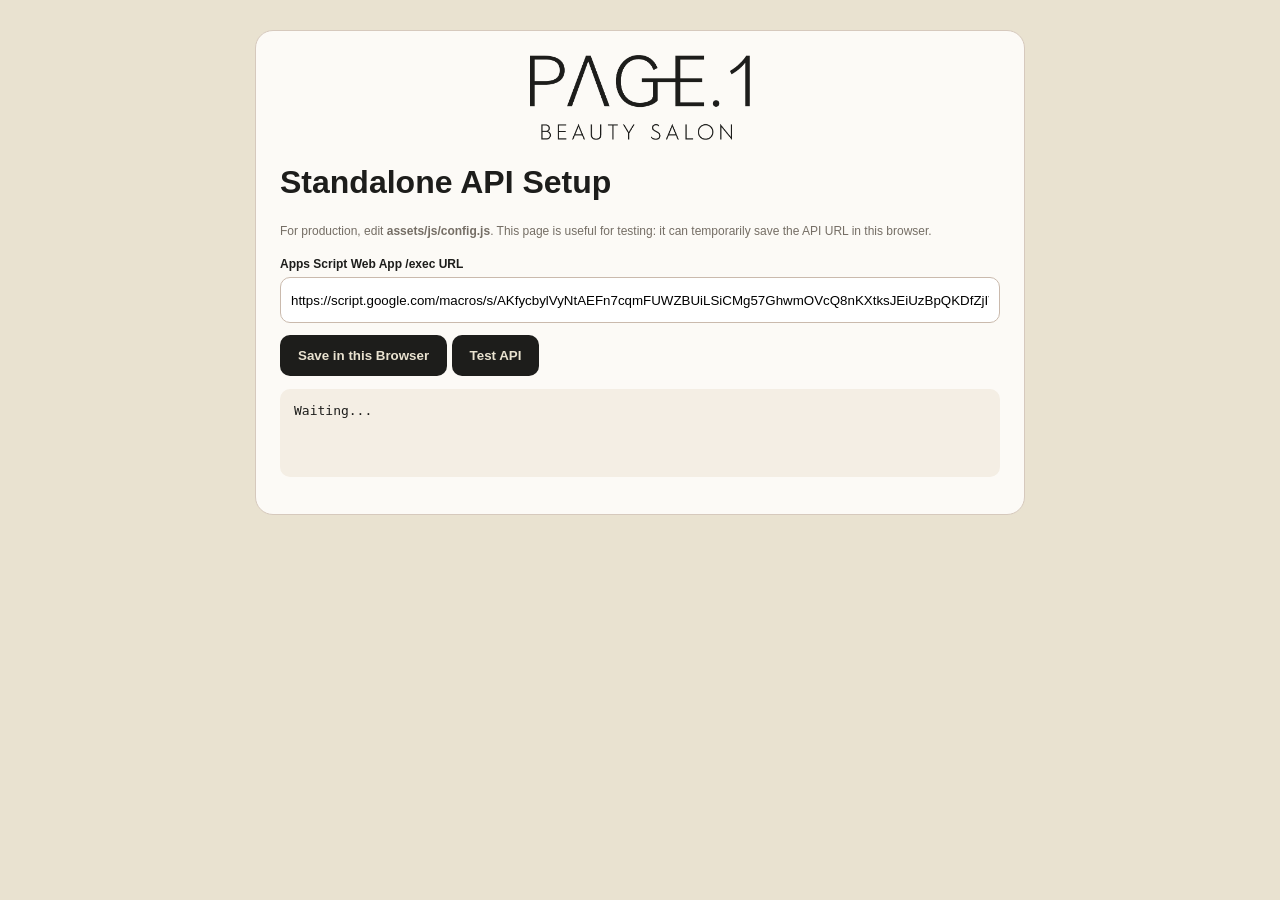
<file: setup.html>
<!doctype html>
<html>
<head>
<meta charset="utf-8">
<meta name="viewport" content="width=device-width,initial-scale=1">
<title>PAGE.1 API Setup</title>
<style>
body{font-family:Arial,sans-serif;background:#E9E2D0;color:#1D1D1B;margin:0;padding:30px}
.card{max-width:720px;margin:auto;background:#FCFAF6;border:1px solid #D6C9BD;border-radius:18px;padding:24px}
img{width:220px;max-width:70%;display:block;margin:0 auto 24px}
label{display:block;font-size:12px;font-weight:800;margin:16px 0 6px}
input{width:100%;box-sizing:border-box;height:46px;border:1px solid #CABAAD;border-radius:10px;padding:10px}
button{margin-top:12px;border:0;border-radius:10px;padding:13px 18px;background:#1D1D1B;color:#E9E2D0;font-weight:800;cursor:pointer}
pre{white-space:pre-wrap;background:#F4EEE4;padding:14px;border-radius:10px;min-height:60px}
.small{font-size:12px;color:#756E65;line-height:1.6}
</style>
</head>
<body>
<div class="card">
  <img src="./assets/images/page1-logo.png" alt="PAGE.1">
  <h1>Standalone API Setup</h1>
  <p class="small">For production, edit <b>assets/js/config.js</b>. This page is useful for testing: it can temporarily save the API URL in this browser.</p>
  <label>Apps Script Web App /exec URL</label>
  <input id="url" placeholder="https://script.google.com/macros/s/.../exec">
  <button onclick="save()">Save in this Browser</button>
  <button onclick="test()">Test API</button>
  <pre id="result">Waiting...</pre>
</div>
<script src="./assets/js/config.js"></script>
<script src="./assets/js/api.js"></script>
<script>
url.value=localStorage.getItem("PAGE1_API_URL")||(
  window.PAGE1_CONFIG&&!PAGE1_CONFIG.API_URL.includes("PASTE_YOUR_")
    ? PAGE1_CONFIG.API_URL
    : ""
);

function save(){
  PAGE1_API.setUrl(url.value.trim());
  result.textContent="Saved for this browser.";
}

function test(){
  PAGE1_API.setUrl(url.value.trim());
  result.textContent="Testing...";
  PAGE1_API.call("publicWebsiteInit",[])
    .then(data=>{
      result.textContent=
        "SUCCESS\nServices: "+(data.services||[]).length+
        "\nStaff: "+(data.staff||[]).length;
    })
    .catch(e=>{
      result.textContent="ERROR\n"+e.message;
    });
}
</script>
</body>
</html>
</file>
<file: assets/css/site.css>
:root{
  --cream:#E9E2D0;
  --cream2:#F5F0E7;
  --taupe:#CABAAD;
  --taupe2:#B9A292;
  --ink:#1D1D1B;
  --ink2:#2B2926;
  --paper:#FCFAF6;
  --line:#D6C9BD;
  --muted:#756E65;
  --shadow:0 28px 80px rgba(29,29,27,.12);
  --serif:Georgia,"Times New Roman",serif;
  --sans:Arial,Helvetica,sans-serif;
}

*{box-sizing:border-box}
html{scroll-behavior:smooth;scroll-padding-top:110px}
body{margin:0;font-family:var(--sans);background:var(--cream);color:var(--ink);overflow-x:hidden}
body.menu-open{overflow:hidden}
a{color:inherit}
::selection{background:var(--ink);color:var(--cream)}

.scroll-progress{position:fixed;left:0;top:0;height:3px;width:0;background:var(--ink);z-index:200;transform-origin:left;transition:width .08s linear}

.loading{position:fixed;inset:0;z-index:500;display:flex;align-items:center;justify-content:center;background:var(--cream);transition:opacity .7s cubic-bezier(.22,.8,.24,1),visibility .7s ease}
.loading.hide{opacity:0;visibility:hidden;pointer-events:none}
.loading-box{text-align:center;transform:translateY(-10px)}
.loading-box img{width:min(260px,65vw);max-height:90px;object-fit:contain;animation:logoBreath 1.7s ease-in-out infinite}
.loading-box small{display:block;margin-top:13px;font-size:8px;font-weight:800;letter-spacing:1.8px;text-transform:uppercase;color:var(--muted)}
.loading-line{width:180px;height:2px;background:rgba(29,29,27,.12);margin:20px auto 0;overflow:hidden;border-radius:999px}
.loading-line i{display:block;width:42%;height:100%;background:var(--ink);animation:loadingSlide 1.25s ease-in-out infinite}
@keyframes loadingSlide{0%{transform:translateX(-120%)}100%{transform:translateX(340%)}}
@keyframes logoBreath{50%{opacity:.55;transform:scale(.985)}}

.announcement{height:34px;background:var(--ink);color:var(--cream);display:flex;align-items:center;position:relative;z-index:50}
.announcement-inner{width:min(1180px,calc(100% - 30px));margin:auto;display:flex;align-items:center;justify-content:center;gap:12px;font-size:8px;font-weight:800;letter-spacing:1.5px;text-transform:uppercase}
.announcement-inner a{text-decoration:none;margin-left:8px;border-bottom:1px solid rgba(233,226,208,.42);padding-bottom:2px}
.announcement-dot{width:3px;height:3px;background:var(--taupe);border-radius:50%}

.site-header{position:sticky;top:0;z-index:40;background:rgba(233,226,208,.82);backdrop-filter:blur(18px);-webkit-backdrop-filter:blur(18px);border-bottom:1px solid transparent;transition:.3s ease}
.site-header.scrolled{background:rgba(245,240,231,.92);border-color:rgba(202,186,173,.55);box-shadow:0 8px 30px rgba(29,29,27,.05)}
.nav{width:min(1180px,calc(100% - 30px));margin:auto;height:82px;display:flex;align-items:center;justify-content:space-between;gap:24px;transition:.3s ease}
.site-header.scrolled .nav{height:70px}
.brand{display:flex;align-items:center;position:relative}
.nav-logo{width:185px;max-height:60px;object-fit:contain;transition:.3s ease}
.site-header.scrolled .nav-logo{width:168px}
.nav-links{display:flex;align-items:center;gap:20px}
.nav-links>a{text-decoration:none;font-size:9px;font-weight:900;letter-spacing:.8px;text-transform:uppercase;position:relative;white-space:nowrap}
.nav-links>a:not(.nav-book):not(.nav-staff):after{content:"";position:absolute;left:0;right:100%;bottom:-6px;height:1px;background:var(--ink);transition:right .25s ease}
.nav-links>a:not(.nav-book):not(.nav-staff):hover:after{right:0}
.nav-book,.nav-staff{padding:12px 15px;border-radius:999px;transition:.25s ease!important}
.nav-book{background:var(--ink);color:var(--cream)}
.nav-book:hover{transform:translateY(-2px);box-shadow:0 10px 24px rgba(29,29,27,.18)}
.nav-staff{border:1px solid rgba(29,29,27,.18);background:rgba(252,250,246,.38)}
.nav-staff:hover{background:var(--paper);border-color:var(--ink)}
.menu-toggle{display:none;width:44px;height:44px;border:1px solid rgba(29,29,27,.16);background:rgba(252,250,246,.55);border-radius:50%;align-items:center;justify-content:center;flex-direction:column;gap:6px;cursor:pointer}
.menu-toggle span{width:17px;height:1px;background:var(--ink);transition:.25s ease}
.menu-toggle.active span:first-child{transform:translateY(3.5px) rotate(45deg)}
.menu-toggle.active span:last-child{transform:translateY(-3.5px) rotate(-45deg)}

.hero{min-height:760px;display:flex;align-items:center;position:relative;overflow:hidden;background:linear-gradient(135deg,#F2ECE0 0%,#E3D5C7 50%,#C9B5A5 100%)}
.hero:before{content:"";position:absolute;inset:0;background-image:linear-gradient(rgba(29,29,27,.035) 1px,transparent 1px),linear-gradient(90deg,rgba(29,29,27,.035) 1px,transparent 1px);background-size:56px 56px;mask-image:linear-gradient(to right,rgba(0,0,0,.55),transparent 72%)}
.hero:after{content:"PAGE.1";position:absolute;left:-18px;bottom:-44px;font-family:var(--sans);font-size:clamp(130px,20vw,310px);font-weight:900;letter-spacing:-16px;color:rgba(255,255,255,.12);white-space:nowrap;line-height:.8;pointer-events:none}
.hero-glow{position:absolute;border-radius:50%;filter:blur(2px);pointer-events:none}
.glow-one{width:520px;height:520px;right:-130px;top:-90px;background:radial-gradient(circle,rgba(255,255,255,.58),rgba(255,255,255,0) 68%);animation:drift 11s ease-in-out infinite}
.glow-two{width:380px;height:380px;left:35%;bottom:-170px;background:radial-gradient(circle,rgba(255,245,230,.45),rgba(255,255,255,0) 70%);animation:drift 13s ease-in-out infinite reverse}
@keyframes drift{50%{transform:translate(28px,-18px) scale(1.06)}}
.hero-inner{position:relative;z-index:2;width:min(1180px,calc(100% - 30px));margin:auto;display:grid;grid-template-columns:1.04fr .96fr;align-items:center;gap:64px;padding:62px 0 84px}
.hero-copy{position:relative;z-index:2}
.eyebrow{font-size:9px;font-weight:900;letter-spacing:2.7px;color:#6E655C;text-transform:uppercase}
.hero-title{font-family:var(--serif);font-weight:400;font-size:clamp(55px,6.3vw,91px);line-height:.94;letter-spacing:-3.8px;margin:17px 0 24px;max-width:690px}
.hero-subtitle{font-size:15px;color:#5D554E;line-height:1.8;max-width:540px;margin:0}
.hero-actions{display:flex;gap:10px;flex-wrap:wrap;margin-top:30px}
.hero-actions.centered{justify-content:center}
.btn{display:inline-flex;align-items:center;justify-content:center;gap:14px;min-height:50px;padding:0 21px;border-radius:999px;text-decoration:none;font-size:9px;font-weight:900;letter-spacing:.8px;text-transform:uppercase;transition:transform .25s ease,box-shadow .25s ease,background .25s ease,color .25s ease}
.btn:hover{transform:translateY(-3px)}
.btn-dark{background:var(--ink);color:var(--cream);box-shadow:0 13px 28px rgba(29,29,27,.14)}
.btn-dark:hover{box-shadow:0 17px 34px rgba(29,29,27,.22)}
.btn-light{background:rgba(252,250,246,.58);border:1px solid rgba(29,29,27,.16)}
.btn-light:hover{background:var(--paper)}
.btn-light.inverse{background:rgba(233,226,208,.08);color:var(--cream);border-color:rgba(233,226,208,.22)}
.btn-large{min-height:56px;padding:0 27px}
.btn-arrow{font-size:14px;transition:transform .25s ease}
.btn:hover .btn-arrow{transform:translate(3px,-3px)}
.hero-note{margin-top:20px;min-height:11px;font-size:9px;color:#665E56;letter-spacing:.5px}
.hero-metrics{display:flex;gap:34px;margin-top:38px;padding-top:24px;border-top:1px solid rgba(29,29,27,.14);max-width:560px}
.metric{display:grid;gap:4px}
.metric strong{font-family:var(--serif);font-size:27px;font-weight:400;line-height:1}
.metric span{font-size:8px;text-transform:uppercase;letter-spacing:1.2px;font-weight:800;color:#6A625B}

.hero-visual{height:540px;position:relative;transform-style:preserve-3d;perspective:1000px}
.visual-panel{position:absolute;overflow:hidden;border:1px solid rgba(255,255,255,.46);box-shadow:0 32px 90px rgba(29,29,27,.14);will-change:transform}
.visual-main{inset:16px 24px 28px 82px;border-radius:240px 240px 28px 28px;background:linear-gradient(145deg,#BCA494 0%,#E4D8CA 45%,#9E8270 100%)}
.visual-main:before{content:"";position:absolute;inset:0;background:radial-gradient(circle at 70% 20%,rgba(255,255,255,.48),transparent 32%),linear-gradient(120deg,transparent 48%,rgba(255,255,255,.12) 49%,transparent 50%);background-size:auto,28px 28px}
.visual-main:after{content:"";position:absolute;width:310px;height:310px;border:1px solid rgba(29,29,27,.14);border-radius:50%;left:50%;top:50%;transform:translate(-50%,-50%)}
.visual-index{position:absolute;right:24px;top:27px;font-size:10px;font-weight:900;letter-spacing:1px}
.visual-word{position:absolute;left:50%;top:49%;transform:translate(-50%,-50%) rotate(-90deg);font-size:58px;font-weight:900;letter-spacing:7px;color:rgba(29,29,27,.16);white-space:nowrap}
.visual-caption{position:absolute;left:28px;bottom:27px;font-size:8px;font-weight:900;letter-spacing:2px;color:rgba(29,29,27,.65)}
.visual-mini{left:3px;bottom:9px;width:175px;height:220px;border-radius:95px 95px 20px 20px;background:linear-gradient(145deg,#171715,#393431);color:var(--cream);padding:26px 21px;display:flex;flex-direction:column;justify-content:flex-end;animation:miniFloat 5s ease-in-out infinite}
.visual-mini span{font-size:8px;letter-spacing:2px;color:#B8ADA4}
.visual-mini b{font-family:var(--serif);font-size:22px;font-weight:400;margin-top:4px}
@keyframes miniFloat{50%{transform:translateY(-11px) rotate(-1deg)}}
.visual-orbit{position:absolute;border:1px solid rgba(29,29,27,.14);border-radius:50%;animation:orbitPulse 7s ease-in-out infinite}
.orbit-one{width:240px;height:240px;right:-28px;top:30px}
.orbit-two{width:155px;height:155px;right:8px;top:72px;animation-delay:-2s}
@keyframes orbitPulse{50%{transform:scale(1.08);opacity:.45}}
.floating-chip{position:absolute;background:rgba(252,250,246,.76);backdrop-filter:blur(12px);border:1px solid rgba(255,255,255,.7);box-shadow:0 12px 32px rgba(29,29,27,.09);padding:11px 14px;border-radius:999px;font-size:8px;font-weight:900;letter-spacing:.7px;text-transform:uppercase;z-index:5}
.floating-chip i{display:inline-block;width:6px;height:6px;border-radius:50%;background:#587663;margin-right:7px;box-shadow:0 0 0 4px rgba(88,118,99,.12)}
.chip-one{right:-2px;bottom:120px;animation:chipFloat 6s ease-in-out infinite}
.chip-two{left:52px;top:44px;animation:chipFloat 7s ease-in-out infinite reverse}
@keyframes chipFloat{50%{transform:translateY(-9px)}}
.scroll-cue{position:absolute;z-index:3;left:50%;bottom:20px;transform:translateX(-50%);display:flex;flex-direction:column;align-items:center;text-decoration:none;gap:7px;color:#655E56}
.scroll-cue span{font-size:7px;letter-spacing:2px;font-weight:900}
.scroll-cue i{display:block;width:1px;height:32px;background:linear-gradient(var(--ink),transparent);animation:scrollLine 1.6s ease-in-out infinite}
@keyframes scrollLine{0%,100%{transform:scaleY(.45);transform-origin:top;opacity:.4}50%{transform:scaleY(1);opacity:1}}

.marquee{background:var(--paper);border-top:1px solid rgba(29,29,27,.08);border-bottom:1px solid rgba(29,29,27,.08);overflow:hidden;padding:13px 0}
.marquee-track{display:flex;width:max-content;align-items:center;gap:24px;animation:marquee 28s linear infinite}
.marquee-track span{font-size:8px;font-weight:900;letter-spacing:1.7px;text-transform:uppercase;color:#625A53}
.marquee-track i{font-style:normal;color:var(--taupe2);font-size:9px}
@keyframes marquee{to{transform:translateX(-50%)}}

.section{padding:104px 0;position:relative}
.wrap{width:min(1180px,calc(100% - 30px));margin:auto}
.section-head{display:flex;justify-content:space-between;gap:40px;align-items:flex-end;margin-bottom:38px}
.section-head h2{font-family:var(--serif);font-weight:400;font-size:clamp(36px,4vw,55px);line-height:1.02;letter-spacing:-2px;margin:9px 0 0;max-width:680px}
.section-head p{max-width:420px;color:var(--muted);font-size:12px;line-height:1.8;margin:0}
.section-kicker{display:flex;align-items:center;gap:11px}
.section-kicker>span{font-family:var(--serif);font-size:11px;color:#A39386}

.services-section{background:#F8F4EC;overflow:hidden}
.services-section:before{content:"";position:absolute;width:440px;height:440px;border:1px solid rgba(29,29,27,.05);border-radius:50%;right:-220px;top:70px}
.category-filter{display:flex;gap:8px;flex-wrap:wrap;margin-bottom:24px}
.filter{border:1px solid var(--line);background:rgba(255,255,255,.68);border-radius:999px;padding:10px 15px;font-size:8px;font-weight:900;letter-spacing:.8px;text-transform:uppercase;cursor:pointer;transition:.24s ease}
.filter:hover{transform:translateY(-2px);background:white}
.filter.active{background:var(--ink);color:var(--cream);border-color:var(--ink);box-shadow:0 10px 22px rgba(29,29,27,.12)}
.service-grid{display:grid;grid-template-columns:repeat(3,1fr);gap:12px}
.service-card{position:relative;background:rgba(255,255,255,.78);border:1px solid rgba(214,201,189,.85);border-radius:20px;padding:21px;display:flex;flex-direction:column;min-height:205px;transition:transform .35s cubic-bezier(.22,.8,.24,1),box-shadow .35s ease,border-color .35s ease;background .35s ease;overflow:hidden}
.service-card:before{content:"";position:absolute;right:-70px;top:-70px;width:145px;height:145px;border:1px solid rgba(29,29,27,.08);border-radius:50%;transition:.4s ease}
.service-card:hover{transform:translateY(-7px);box-shadow:0 22px 44px rgba(29,29,27,.10);border-color:#CBB8A9;background:white}
.service-card:hover:before{transform:scale(1.35)}
.service-top{display:flex;justify-content:space-between;align-items:flex-start;gap:10px}
.service-cat{font-size:8px;font-weight:900;letter-spacing:1.2px;color:var(--muted);text-transform:uppercase}
.service-index{font-family:var(--serif);font-size:11px;color:#AA998C}
.service-card h3{font-family:var(--serif);font-size:22px;font-weight:400;line-height:1.15;margin:17px 0 20px;max-width:85%}
.service-meta{margin-top:auto;display:flex;justify-content:space-between;gap:10px;align-items:end;padding-top:16px;border-top:1px solid rgba(214,201,189,.7)}
.service-price{font-size:18px;font-weight:900;letter-spacing:-.5px}
.service-duration{font-size:8px;color:var(--muted);margin-top:5px;text-transform:uppercase;letter-spacing:.6px}
.service-book{width:37px;height:37px;border-radius:50%;display:flex;align-items:center;justify-content:center;background:var(--ink);color:var(--cream);font-size:15px;font-weight:400;text-decoration:none;transition:.25s ease}
.service-book:hover{transform:rotate(45deg) scale(1.06)}

.about-section{background:var(--cream)}
.about-grid{display:grid;grid-template-columns:1fr .95fr;gap:76px;align-items:center}
.about-visual{min-height:520px;position:relative}
.about-frame{position:absolute;border:1px solid rgba(29,29,27,.12);border-radius:210px 210px 24px 24px}
.about-frame-back{inset:18px 64px 8px 28px;transform:rotate(-4deg)}
.about-art{position:absolute;inset:0 38px 34px 58px;border-radius:220px 220px 24px 24px;background:linear-gradient(145deg,#BBA596,#E8DDD0 58%,#AA9180);overflow:hidden;box-shadow:var(--shadow)}
.about-art:before{content:"";position:absolute;inset:0;background:radial-gradient(circle at 70% 18%,rgba(255,255,255,.55),transparent 35%)}
.about-art:after{content:"";position:absolute;right:-110px;bottom:-110px;width:330px;height:330px;border-radius:50%;border:75px solid rgba(255,255,255,.20)}
.about-number{position:absolute;left:34px;top:38px;font-size:9px;font-weight:900;letter-spacing:2px;color:rgba(29,29,27,.6)}
.about-monogram{position:absolute;left:50%;top:49%;transform:translate(-50%,-50%);font-family:var(--serif);font-size:150px;color:rgba(29,29,27,.09)}
.about-caption{position:absolute;left:34px;bottom:32px;font-family:var(--serif);font-style:italic;font-size:14px;color:#5B514A}
.about-badge{position:absolute;right:0;bottom:0;width:132px;height:132px;border-radius:50%;background:var(--ink);color:var(--cream);display:flex;align-items:center;justify-content:center;flex-direction:column;gap:3px;box-shadow:0 16px 36px rgba(29,29,27,.17);animation:badgeFloat 6s ease-in-out infinite}
.about-badge b{font-family:var(--serif);font-size:22px;font-weight:400}
.about-badge span{font-size:6px;letter-spacing:1.8px;color:#CBBFB6}
@keyframes badgeFloat{50%{transform:translateY(-8px) rotate(2deg)}}
.about-copy h2{font-family:var(--serif);font-weight:400;font-size:clamp(38px,4vw,55px);line-height:1.03;letter-spacing:-2px;margin:13px 0 21px}
.about-copy>p{color:var(--muted);font-size:13px;line-height:1.9;max-width:540px}
.about-points{display:grid;gap:0;margin:25px 0 27px;border-top:1px solid rgba(29,29,27,.13)}
.about-points div{display:flex;align-items:center;gap:15px;padding:13px 0;border-bottom:1px solid rgba(29,29,27,.13)}
.about-points i{font-family:var(--serif);font-style:normal;font-size:10px;color:#9C8D82}
.about-points span{font-size:10px;font-weight:900;letter-spacing:.4px;text-transform:uppercase}

.team-section{background:var(--ink);color:var(--cream);overflow:hidden}
.team-section:before{content:"PAGE.1";position:absolute;right:-30px;bottom:-45px;font-size:190px;font-weight:900;letter-spacing:-10px;color:rgba(233,226,208,.025);white-space:nowrap}
.team-glow{position:absolute;width:460px;height:460px;left:-180px;top:-170px;border-radius:50%;background:radial-gradient(circle,rgba(202,186,173,.16),transparent 67%)}
.team-section .eyebrow,.team-section .section-head p{color:#BDB3A9}
.team-section .section-kicker>span{color:#776F69}
.team-grid{display:grid;grid-template-columns:repeat(4,1fr);gap:12px;position:relative;z-index:2}
.team-card{position:relative;border:1px solid rgba(233,226,208,.14);border-radius:20px;padding:24px;background:rgba(255,255,255,.035);overflow:hidden;transition:.35s ease;min-height:230px}
.team-card:after{content:"↗";position:absolute;right:19px;top:18px;font-size:13px;color:#766F69;transition:.3s ease}
.team-card:hover{transform:translateY(-7px);background:rgba(255,255,255,.065);border-color:rgba(233,226,208,.26)}
.team-card:hover:after{transform:translate(3px,-3px);color:var(--cream)}
.avatar{width:72px;height:72px;border-radius:50%;background:linear-gradient(145deg,var(--taupe),#9F8777);color:var(--ink);display:flex;align-items:center;justify-content:center;font-family:var(--serif);font-size:23px;font-weight:400;margin-bottom:36px;position:relative}
.avatar:after{content:"";position:absolute;inset:-6px;border:1px solid rgba(202,186,173,.23);border-radius:50%}
.team-card h3{margin:0;font-family:var(--serif);font-weight:400;font-size:20px}
.team-card p{margin:7px 0 0;color:#9F968E;font-size:8px;letter-spacing:1.2px;text-transform:uppercase}

.gallery-section{background:var(--cream2)}
.gallery{display:grid;grid-template-columns:1.55fr 1fr 1fr;grid-template-rows:250px 250px;gap:12px}
.gallery-item{background:linear-gradient(145deg,#CAB7A8,#EDE4D8);border-radius:20px;background-size:cover;background-position:center;overflow:hidden;position:relative;transition:transform .4s ease,filter .4s ease}
.gallery-item:after{content:"";position:absolute;inset:0;background:linear-gradient(to top,rgba(29,29,27,.18),transparent 45%);opacity:0;transition:.3s ease}
.gallery-item:hover{transform:scale(.985);filter:saturate(.9)}
.gallery-item:hover:after{opacity:1}
.gallery-item:first-child{grid-row:1/3}

.contact-section{background:#F8F4EC}
.contact-shell{display:grid;grid-template-columns:.9fr 1.5fr;border-radius:24px;overflow:hidden;border:1px solid var(--line);box-shadow:0 24px 60px rgba(29,29,27,.07)}
.contact-lead{position:relative;background:linear-gradient(145deg,#1D1D1B,#302D29);color:var(--cream);padding:38px;min-height:390px;overflow:hidden;display:flex;flex-direction:column;align-items:flex-start;justify-content:flex-end}
.contact-lead .eyebrow{color:#AFA49B;position:relative;z-index:2}
.contact-lead h3{font-family:var(--serif);font-weight:400;font-size:34px;line-height:1.08;margin:12px 0 24px;position:relative;z-index:2}
.contact-lead .btn{position:relative;z-index:2}
.contact-orb{position:absolute;width:260px;height:260px;right:-55px;top:-55px;border:1px solid rgba(233,226,208,.15);border-radius:50%}
.contact-orb:after{content:"";position:absolute;inset:35px;border:1px solid rgba(233,226,208,.09);border-radius:50%}
.contact-grid{background:var(--paper);display:grid;grid-template-columns:1fr 1fr;gap:0}
.contact-card{position:relative;padding:38px;border-right:1px solid var(--line)}
.contact-card:last-child{border-right:0}
.contact-no{font-family:var(--serif);font-size:10px;color:#A39386}
.contact-card h3{font-family:var(--serif);font-weight:400;margin:15px 0 27px;font-size:22px}
.contact-list{display:grid;gap:0}
.contact-row{padding:14px 0;border-bottom:1px solid #EEE6DD}
.contact-row:last-child{border-bottom:0}
.contact-row small{display:block;font-size:7px;font-weight:900;letter-spacing:1.2px;color:var(--muted);text-transform:uppercase;margin-bottom:7px}
.contact-row b,.contact-row a{font-size:11px;text-decoration:none;line-height:1.5}
.contact-row a{position:relative}
.contact-row a:after{content:"↗";margin-left:5px;color:#A28F81}

.cta{padding:105px 0;background:linear-gradient(135deg,#C7B2A2,#EEE4D8);text-align:center;position:relative;overflow:hidden}
.cta-inner{position:relative;z-index:2}
.cta h2{font-family:var(--serif);font-weight:400;font-size:clamp(48px,6vw,77px);line-height:.96;letter-spacing:-3px;margin:12px 0 20px}
.cta p{color:#5F574F;font-size:12px;line-height:1.7;max-width:480px;margin:0 auto}
.cta-ring{position:absolute;border:1px solid rgba(29,29,27,.09);border-radius:50%;animation:orbitPulse 8s ease-in-out infinite}
.ring-one{width:480px;height:480px;left:-220px;bottom:-260px}
.ring-two{width:340px;height:340px;right:-100px;top:-160px;animation-delay:-3s}

.footer{background:var(--ink);color:var(--cream);padding:44px 0 22px}
.footer-main{display:flex;align-items:center;justify-content:space-between;gap:30px;padding-bottom:30px;border-bottom:1px solid rgba(233,226,208,.12)}
.footer-logo{width:165px;filter:invert(1);opacity:.9}
.footer-links{display:flex;align-items:center;gap:24px;flex-wrap:wrap}
.footer-links a{text-decoration:none;font-size:8px;font-weight:900;letter-spacing:1px;text-transform:uppercase;color:#B8ADA4;transition:.2s ease}
.footer-links a:hover{color:var(--cream)}
.footer-bottom{display:flex;justify-content:space-between;gap:20px;padding-top:20px}
.footer small{color:#8F867E;font-size:8px;letter-spacing:.3px}

.reveal{opacity:0;transform:translateY(24px);transition:opacity .75s cubic-bezier(.22,.8,.24,1),transform .75s cubic-bezier(.22,.8,.24,1);transition-delay:var(--delay,0ms)}
.reveal.is-visible{opacity:1;transform:none}
.service-card.reveal,.team-card.reveal,.gallery-item.reveal{transform:translateY(20px) scale(.985)}
.service-card.reveal.is-visible,.team-card.reveal.is-visible,.gallery-item.reveal.is-visible{transform:none}

@media(max-width:980px){
  .announcement-inner>span:nth-of-type(2),.announcement-dot{display:none}
  .nav{height:72px}
  .site-header.scrolled .nav{height:66px}
  .menu-toggle{display:flex;position:relative;z-index:3}
  .nav-links{position:fixed;left:15px;right:15px;top:112px;display:flex;flex-direction:column;align-items:stretch;gap:0;background:rgba(252,250,246,.97);backdrop-filter:blur(20px);border:1px solid var(--line);border-radius:20px;padding:13px;box-shadow:0 30px 70px rgba(29,29,27,.17);opacity:0;visibility:hidden;transform:translateY(-12px);transition:.3s ease}
  .site-header.scrolled .nav-links{top:100px}
  .nav-links.open{opacity:1;visibility:visible;transform:none}
  .nav-links>a{padding:14px 12px;border-bottom:1px solid rgba(214,201,189,.7);font-size:10px}
  .nav-links>a:last-child{border-bottom:0}
  .nav-book,.nav-staff{border-radius:11px;margin-top:7px;text-align:center}
  .hero{min-height:auto}
  .hero-inner{grid-template-columns:1fr;padding:82px 0 92px;gap:45px}
  .hero-copy{max-width:720px}
  .hero-visual{height:460px;max-width:620px;width:100%;margin:auto}
  .hero-title{max-width:760px}
  .service-grid{grid-template-columns:repeat(2,1fr)}
  .about-grid{grid-template-columns:1fr;gap:58px}
  .about-visual{max-width:620px;width:100%;margin:auto}
  .team-grid{grid-template-columns:repeat(2,1fr)}
  .contact-shell{grid-template-columns:1fr}
  .contact-lead{min-height:330px}
}

@media(max-width:650px){
  .announcement{height:31px}.announcement-inner{font-size:7px;justify-content:space-between}.announcement-inner a{margin-left:0}
  .nav{width:min(100% - 24px,1180px);height:66px}.nav-logo{width:148px}.site-header.scrolled .nav-logo{width:145px}
  .nav-links{top:102px;left:12px;right:12px}.site-header.scrolled .nav-links{top:96px}
  .hero-inner{width:min(100% - 28px,1180px);padding:68px 0 78px}
  .hero-title{font-size:clamp(48px,15vw,68px);letter-spacing:-2.7px}
  .hero-subtitle{font-size:13px}
  .hero-actions{display:grid;grid-template-columns:1fr 1fr}.btn{padding:0 14px;font-size:8px;gap:9px}
  .hero-metrics{gap:16px;justify-content:space-between}.metric strong{font-size:23px}.metric span{font-size:7px}
  .hero-visual{height:355px}.visual-main{inset:15px 8px 25px 52px}.visual-mini{width:125px;height:166px;left:0}.visual-word{font-size:42px}.floating-chip{font-size:7px;padding:9px 11px}.chip-one{right:0;bottom:84px}.chip-two{left:28px;top:36px}
  .section{padding:76px 0}.wrap{width:min(100% - 28px,1180px)}
  .section-head{display:block;margin-bottom:27px}.section-head h2{font-size:39px;letter-spacing:-1.4px}.section-head p{margin-top:14px}
  .service-grid{grid-template-columns:1fr}.service-card{min-height:185px}
  .about-visual{min-height:390px}.about-art{inset:0 22px 28px 34px}.about-frame-back{inset:15px 43px 7px 15px}.about-badge{width:102px;height:102px}.about-monogram{font-size:105px}.about-copy h2{font-size:40px}
  .team-grid{grid-template-columns:1fr}.team-card{min-height:205px}.avatar{margin-bottom:29px}
  .gallery{grid-template-columns:1fr;grid-template-rows:230px 180px 180px 180px}.gallery-item:first-child{grid-row:auto}
  .contact-grid{grid-template-columns:1fr}.contact-card{border-right:0;border-bottom:1px solid var(--line);padding:27px}.contact-card:last-child{border-bottom:0}.contact-lead{padding:29px;min-height:300px}.contact-lead h3{font-size:30px}
  .cta{padding:82px 0}.cta h2{font-size:50px;letter-spacing:-2px}
  .footer-main,.footer-bottom{flex-direction:column;align-items:flex-start}.footer-links{gap:17px}
}

@media(prefers-reduced-motion:reduce){
  html{scroll-behavior:auto}
  *,*:before,*:after{animation-duration:.01ms!important;animation-iteration-count:1!important;transition-duration:.01ms!important}
  .reveal{opacity:1;transform:none}
}
</file>
<file: assets/css/booking.css>
:root{--cream:#E9E2D0;--taupe:#CABAAD;--ink:#1D1D1B;--paper:#FCFAF6;--line:#D6C9BD;--muted:#756E65;--success:#426A57}*{box-sizing:border-box}html,body{margin:0;min-height:100%;font-family:Arial,Helvetica,sans-serif;background:var(--cream);color:var(--ink)}body{border-top:5px solid var(--ink)}.top{display:flex;justify-content:space-between;align-items:center;gap:16px;padding:12px max(18px,calc((100vw - 1120px)/2));border-bottom:1px solid var(--taupe)}.logo{width:190px;max-height:60px;object-fit:contain}.staff-login{text-decoration:none;color:var(--ink);font-size:10px;font-weight:900;border:1px solid var(--taupe);border-radius:9px;padding:9px 12px;background:var(--paper)}.page{width:min(1120px,calc(100% - 28px));margin:0 auto;padding:24px 0 35px}.hero{text-align:center;padding:18px 10px 28px}.hero small{font-size:9px;font-weight:900;letter-spacing:1.8px;color:var(--muted)}.hero h1{font-size:29px;margin:7px 0}.hero p{margin:auto;max-width:580px;color:var(--muted);font-size:12px;line-height:1.6}.layout{display:grid;grid-template-columns:minmax(0,1.25fr) 340px;gap:15px;align-items:start}.card{background:var(--paper);border:1px solid var(--line);border-radius:16px;padding:16px;box-shadow:0 10px 26px rgba(29,29,27,.06);margin-bottom:12px}.title{display:flex;justify-content:space-between;align-items:center;gap:10px;margin-bottom:13px}.title h2{margin:0;font-size:15px}.muted{font-size:10px;color:var(--muted)}.grid2{display:grid;grid-template-columns:1fr 1fr;gap:10px}label{display:block;font-size:9px;font-weight:900;color:var(--muted);letter-spacing:.4px;margin-bottom:5px;text-transform:uppercase}input,select,textarea{width:100%;height:44px;border:1px solid var(--line);border-radius:10px;background:#fff;padding:9px 10px;font:inherit;outline:none}textarea{height:76px;resize:vertical}.phone{display:grid;grid-template-columns:190px 1fr;gap:7px}.slots{display:grid;grid-template-columns:repeat(4,1fr);gap:7px;min-height:54px}.slot{height:42px;border:1px solid var(--line);background:#fff;border-radius:9px;font-size:10px;font-weight:900;cursor:pointer}.slot:hover{background:#F0E8DD}.slot.active{background:var(--ink);color:var(--cream);border-color:var(--ink)}.slot-empty{grid-column:1/-1;text-align:center;color:var(--muted);font-size:10px;padding:17px;background:#F7F1E8;border-radius:9px}.summary{position:sticky;top:15px;background:linear-gradient(150deg,#191917,#2A2926);color:var(--cream);border-radius:17px;padding:18px;box-shadow:0 16px 32px rgba(29,29,27,.17)}.sum-logo{width:155px;filter:invert(1);opacity:.92;margin-bottom:18px}.row{display:flex;justify-content:space-between;gap:14px;padding:8px 0;border-bottom:1px solid rgba(255,255,255,.08);font-size:11px}.row span{color:#CFC7BD}.row b{text-align:right}.book{width:100%;height:48px;margin-top:15px;border:0;border-radius:11px;background:var(--cream);color:var(--ink);font-weight:900;cursor:pointer}.notice{margin-top:12px;color:#BEB5AB;font-size:9px;line-height:1.5;text-align:center}.overlay,.success{position:fixed;inset:0;z-index:50;display:none;align-items:center;justify-content:center;background:rgba(233,226,208,.9);backdrop-filter:blur(5px)}.overlay.show,.success.show{display:flex}.loader{text-align:center}.loader img{width:210px}.dots{display:flex;justify-content:center;gap:6px;margin:16px 0 8px}.dots i{width:7px;height:7px;border-radius:50%;background:var(--ink);animation:b 1s infinite}.dots i:nth-child(2){animation-delay:.15s}.dots i:nth-child(3){animation-delay:.3s}@keyframes b{0%,60%,100%{opacity:.25;transform:translateY(0)}30%{opacity:1;transform:translateY(-5px)}}.success{background:rgba(29,29,27,.45);z-index:60}.success-box{width:min(460px,95vw);background:var(--paper);border-radius:20px;padding:28px;text-align:center;box-shadow:0 24px 65px rgba(29,29,27,.25)}.success-icon{width:54px;height:54px;border-radius:50%;margin:0 auto 12px;background:#E6EEE8;color:var(--success);display:flex;align-items:center;justify-content:center;font-size:24px;font-weight:900}.reference{margin:14px 0;background:#F4EEE4;border-radius:10px;padding:12px;font-size:12px;font-weight:900}.success-box button{height:43px;border:0;border-radius:10px;background:var(--ink);color:var(--cream);padding:0 16px;font-weight:900;cursor:pointer}@media(max-width:850px){.layout{grid-template-columns:1fr}.summary{position:static}.slots{grid-template-columns:repeat(3,1fr)}}@media(max-width:600px){.top{padding:10px 12px}.logo{width:155px}.page{width:calc(100% - 20px);padding-top:14px}.hero h1{font-size:24px}.grid2{grid-template-columns:1fr}.phone{grid-template-columns:1fr}.slots{grid-template-columns:repeat(2,1fr)}}

/* =========================================================
   PAGE.1 V10.2 — ANIMATED LUXURY BOOKING POLISH
   ========================================================= */
body{border-top:0!important;background:
  radial-gradient(circle at 90% 4%,rgba(255,255,255,.58),transparent 24%),
  radial-gradient(circle at 8% 40%,rgba(202,186,173,.32),transparent 24%),
  var(--cream)!important;overflow-x:hidden}
body:before{content:"";position:fixed;width:420px;height:420px;border:1px solid rgba(29,29,27,.055);border-radius:50%;right:-210px;bottom:-210px;pointer-events:none;z-index:-1}
.top{position:sticky;top:0;z-index:20;background:rgba(233,226,208,.86)!important;backdrop-filter:blur(18px);-webkit-backdrop-filter:blur(18px);border-bottom:1px solid rgba(202,186,173,.58)!important;animation:bookingDrop .55s cubic-bezier(.22,.8,.24,1) both}
.logo{transition:.28s ease}.logo:hover{transform:scale(1.025)}
.staff-login{border-radius:999px!important;background:rgba(252,250,246,.65)!important;transition:.25s ease!important;text-transform:uppercase;letter-spacing:.55px;font-size:8px!important}
.staff-login:hover{transform:translateY(-2px);background:#fff!important;box-shadow:0 8px 20px rgba(29,29,27,.08)}
.page{padding-top:38px!important}
.hero{position:relative;padding:28px 10px 34px!important;animation:bookingRise .65s .08s cubic-bezier(.22,.8,.24,1) both}
.hero:before{content:"01";position:absolute;left:50%;top:-16px;transform:translateX(-50%);font-family:Georgia,serif;font-size:112px;color:rgba(29,29,27,.035);z-index:-1}
.hero small{letter-spacing:2.5px!important}
.hero h1{font-family:Georgia,"Times New Roman",serif;font-weight:400!important;font-size:clamp(36px,5vw,58px)!important;letter-spacing:-2px;line-height:1.02;margin:11px 0 15px!important}
.hero p{font-size:12px!important;line-height:1.8!important}
.booking-steps{width:min(840px,100%);margin:0 auto 32px;display:flex;align-items:center;justify-content:center;gap:11px;animation:bookingRise .65s .15s cubic-bezier(.22,.8,.24,1) both}
.booking-steps>div{display:flex;align-items:center;gap:7px;white-space:nowrap}
.booking-steps span{width:25px;height:25px;border:1px solid rgba(29,29,27,.18);border-radius:50%;display:flex;align-items:center;justify-content:center;font-family:Georgia,serif;font-size:9px;background:rgba(252,250,246,.45)}
.booking-steps b{font-size:7px;letter-spacing:.8px;text-transform:uppercase;color:#6F665F}
.booking-steps i{height:1px;width:42px;background:rgba(29,29,27,.13)}
.layout{gap:20px!important;animation:bookingRise .7s .22s cubic-bezier(.22,.8,.24,1) both}
.card{border-radius:20px!important;background:rgba(252,250,246,.9)!important;box-shadow:0 15px 40px rgba(29,29,27,.055)!important;transition:transform .3s ease,box-shadow .3s ease,border-color .3s ease!important;padding:20px!important}
.card:hover{transform:translateY(-2px);box-shadow:0 19px 48px rgba(29,29,27,.075)!important;border-color:#C9B6A8!important}
.title{margin-bottom:17px!important}.title h2{font-family:Georgia,"Times New Roman",serif;font-size:18px!important;font-weight:400}
input,select,textarea{border-radius:12px!important;transition:border-color .2s ease,box-shadow .2s ease,background .2s ease!important}
input:focus,select:focus,textarea:focus{border-color:#A78F7E!important;box-shadow:0 0 0 4px rgba(167,143,126,.10)!important;background:#fff!important}
.slot{border-radius:999px!important;transition:.22s ease!important}.slot:hover{transform:translateY(-2px);box-shadow:0 7px 14px rgba(29,29,27,.07)}
.slot.active{box-shadow:0 9px 20px rgba(29,29,27,.17)}
.summary{top:92px!important;border-radius:22px!important;padding:23px!important;background:linear-gradient(145deg,#191917,#34302C)!important;box-shadow:0 25px 58px rgba(29,29,27,.20)!important;overflow:hidden}
.summary:before{content:"";position:absolute;right:-75px;top:-75px;width:190px;height:190px;border:1px solid rgba(233,226,208,.12);border-radius:50%}
.summary:after{content:"";position:absolute;right:-35px;top:-35px;width:110px;height:110px;border:1px solid rgba(233,226,208,.08);border-radius:50%}
.sum-logo{position:relative;z-index:2}
.book{position:relative;z-index:2;border-radius:999px!important;transition:.25s ease!important;text-transform:uppercase;letter-spacing:.75px;font-size:9px}
.book:hover{transform:translateY(-2px);background:#fff!important;box-shadow:0 10px 22px rgba(0,0,0,.20)}
.success-box{border-radius:24px!important;animation:bookingPop .42s cubic-bezier(.22,.8,.24,1) both}
@keyframes bookingDrop{from{opacity:0;transform:translateY(-15px)}to{opacity:1;transform:none}}
@keyframes bookingRise{from{opacity:0;transform:translateY(20px)}to{opacity:1;transform:none}}
@keyframes bookingPop{from{opacity:0;transform:scale(.94) translateY(12px)}to{opacity:1;transform:none}}
@media(max-width:700px){.booking-steps{gap:6px;margin-bottom:25px}.booking-steps i{width:16px}.booking-steps b{display:none}.booking-steps span{width:28px;height:28px}.summary{top:auto!important}.hero h1{font-size:38px!important}}
@media(prefers-reduced-motion:reduce){*,*:before,*:after{animation-duration:.01ms!important;animation-iteration-count:1!important;transition-duration:.01ms!important}}
</file>
<file: assets/css/staff.css>
/* ===== MERGED FROM staff.css ===== */
:root{--cream:#E9E2D0;--taupe:#CABAAD;--ink:#1D1D1B;--paper:#FCFAF6;--paper2:#F6F0E6;--line:#D6C9BD;--muted:#756E65;--success:#426A57;--successSoft:#E8F0EB;--danger:#8D4B48;--dangerSoft:#F3E3E1;--shadow:0 12px 28px rgba(29,29,27,.075);--shadow2:0 5px 16px rgba(29,29,27,.055)}
*{box-sizing:border-box}html{scroll-behavior:smooth}html,body{margin:0;min-height:100%;font-family:Inter,Arial,Helvetica,sans-serif;background:var(--cream);color:var(--ink)}body{border-top:5px solid var(--ink);font-size:14px}
header{position:sticky;top:0;z-index:5;background:rgba(233,226,208,.96);backdrop-filter:blur(10px);border-bottom:1px solid var(--taupe);display:flex;align-items:center;justify-content:space-between;padding:10px 22px;min-height:88px}
.brand{display:flex;align-items:center;gap:16px}.brand img{width:205px;max-height:60px;object-fit:contain}.brandcopy{border-left:1px solid var(--taupe);padding-left:15px}.brandcopy b{font-size:12px;letter-spacing:1.7px}.brandcopy span{display:block;margin-top:5px;font-size:11px;color:var(--muted)}
nav{
      display:grid;
      grid-template-columns:1fr 1fr;
      gap:5px;
      padding:5px;
      min-width:245px;
      background:rgba(202,186,173,.32);
      border:1px solid rgba(202,186,173,.35);
      border-radius:14px;
    }
    nav button{
      border:0;
      background:transparent;
      border-radius:10px;
      min-height:42px;
      padding:9px 16px;
      font-weight:850;
      font-size:13px;
      cursor:pointer;
      transition:.18s ease;
      color:var(--ink);
      white-space:nowrap;
      display:flex;
      align-items:center;
      justify-content:center;
    }
    nav button:hover{
      background:rgba(255,255,255,.52);
    }
    nav button.active{
      background:var(--ink);
      color:var(--cream);
      box-shadow:0 5px 14px rgba(29,29,27,.15);
    }
main{max-width:1640px;margin:0 auto;padding:18px 20px 24px;width:100%}.view{display:none}.view.active{display:block}
.card{background:var(--paper);border:1px solid rgba(214,201,189,.9);border-radius:17px;padding:16px;margin-bottom:14px;box-shadow:var(--shadow)}.title{display:flex;justify-content:space-between;align-items:center;gap:12px;margin-bottom:13px}.title h2{font-size:15px;margin:0;font-weight:850;letter-spacing:.05px}.muted{color:var(--muted);font-size:11px}
.grid3{display:grid;grid-template-columns:180px minmax(280px,1.05fr) minmax(470px,1.25fr);gap:12px;align-items:end}label{display:block;font-size:10px;color:var(--muted);font-weight:800;margin-bottom:6px;text-transform:uppercase;letter-spacing:.35px}input,select,textarea{width:100%;border:1px solid var(--line);background:#fff;border-radius:10px;padding:10px 11px;font:inherit;outline:none;transition:border-color .16s ease,box-shadow .16s ease,background .16s ease}textarea{min-height:70px}input,select{height:46px}textarea{height:auto}input:focus,select:focus,textarea:focus{border-color:#B9A898;box-shadow:0 0 0 3px rgba(202,186,173,.22);background:#fff}input[type=number]::-webkit-outer-spin-button,input[type=number]::-webkit-inner-spin-button{-webkit-appearance:none;margin:0}input[type=number]{-moz-appearance:textfield;appearance:textfield}
.phone{display:grid;grid-template-columns:220px minmax(150px,1fr);gap:8px}
.smallbtn{border:1px solid var(--taupe);background:#fff;border-radius:9px;padding:0 10px;height:42px;font-size:10px;font-weight:850;cursor:pointer;display:inline-flex;align-items:center;justify-content:center;line-height:1.1;text-align:center;transition:.16s ease;box-shadow:0 1px 2px rgba(29,29,27,.03)}.smallbtn:hover{background:#F5EEE5;border-color:#BBAA9A}.smallbtn.active{background:var(--ink);color:var(--cream)}.money{height:42px;display:flex;align-items:center;justify-content:flex-end;text-align:right;font-weight:900;font-size:17px;padding-right:4px;letter-spacing:.1px}.remove{border:0;background:var(--dangerSoft);color:var(--danger);border-radius:10px;height:42px;width:42px;font-size:18px;cursor:pointer;display:flex;align-items:center;justify-content:center;justify-self:center;transition:.16s ease}.remove:hover{background:#EBCFCD}.chip{border:1px solid var(--line);background:#fff;border-radius:9px;padding:0 10px;height:42px;font-size:10px;font-weight:850;cursor:pointer;display:inline-flex;align-items:center;justify-content:center;white-space:nowrap;transition:.16s ease}.chip:hover{background:#F5EEE5;border-color:#BBAA9A}.staff{min-width:0}.split-panel{display:none;background:white;border:1px solid var(--taupe);border-radius:8px;padding:8px;margin-top:6px}.split-panel.show{display:block}.alloc{display:grid;grid-template-columns:1fr 88px 30px;gap:6px;margin-bottom:6px;align-items:center}.alloc input,.alloc select{padding:8px;font-size:11px;height:38px}.split-actions{display:flex;gap:6px;flex-wrap:wrap;margin-top:6px}.split-actions .smallbtn{height:36px;font-size:10px;padding:0 8px}.add-service-main{width:100%;height:44px;border-style:dashed;background:#FCF9F4;color:var(--ink);font-size:11px}.add-service-main:hover{background:#F0E8DD}.paygrid{display:grid;grid-template-columns:repeat(3,1fr);gap:9px}.pay{background:linear-gradient(180deg,#F7F1E8,#F2EADF);border:1px solid rgba(214,201,189,.75);border-radius:13px;padding:11px}.pay input{text-align:right;font-weight:850;font-size:15px}.pay button{width:100%;margin-top:7px;height:36px}
.layout{display:grid;grid-template-columns:minmax(0,1.8fr) minmax(360px,.78fr);gap:15px;align-items:start}.summary{background:linear-gradient(145deg,#1D1D1B,#292826);color:var(--cream);border-radius:17px;padding:18px;box-shadow:0 14px 30px rgba(29,29,27,.18);position:sticky;top:110px}.sum{display:flex;justify-content:space-between;align-items:center;margin:9px 0;gap:12px}.sum.total{font-size:21px;border-top:1px solid rgba(255,255,255,.15);border-bottom:1px solid rgba(255,255,255,.12);padding:13px 0;margin:13px 0}.sum.total b{font-size:26px}.status{margin-top:13px;padding:11px;border-radius:10px;text-align:center;font-weight:850;background:#3d3935;letter-spacing:.1px}.status.good{background:#305b48}.status.bad{background:#693c37}
.actions{display:flex;justify-content:flex-end;gap:9px;position:sticky;bottom:0;z-index:4;background:linear-gradient(180deg,rgba(233,226,208,0) 0%,rgba(233,226,208,.96) 28%,var(--cream) 100%);padding:22px 0 10px;margin-top:-4px}.btn{border:0;border-radius:11px;padding:12px 20px;font-weight:900;cursor:pointer;min-width:105px;transition:.17s ease}.btn:hover{transform:translateY(-1px)}.btn.primary{background:var(--ink);color:var(--cream);box-shadow:0 8px 18px rgba(29,29,27,.16)}.btn.light{background:var(--taupe);color:var(--ink)}
.clientinfo{display:none;margin-top:10px;background:var(--successSoft);border:1px solid #CEDDD3;padding:10px 12px;border-radius:10px;color:#355a49}
.kpis{display:grid;grid-template-columns:repeat(6,1fr);gap:10px;margin-bottom:12px}.kpi{background:var(--paper);border:1px solid var(--line);border-radius:15px;padding:14px;box-shadow:var(--shadow2);min-height:92px}.kpi.dark{background:var(--ink);color:var(--cream)}.kpi small{font-size:9px;color:var(--muted);font-weight:800}.kpi.dark small{color:var(--taupe)}.kpi strong{display:block;font-size:22px;margin-top:8px;letter-spacing:.05px}.dashgrid{display:grid;grid-template-columns:1fr 1fr;gap:14px}.bars{display:flex;flex-direction:column;gap:7px}.bar{display:grid;grid-template-columns:150px 1fr 90px;gap:8px;align-items:center;font-size:11px}.track{height:10px;background:#E5DCCE;border-radius:99px;overflow:hidden}.fill{height:100%;background:linear-gradient(90deg,#1D1D1B,#4B4742);border-radius:99px}.trend{display:flex;align-items:flex-end;gap:5px;height:180px;padding:6px 2px 0}.day{flex:1;background:linear-gradient(180deg,#1D1D1B,#4C4945);border-radius:5px 5px 0 0;min-height:3px;transition:.16s ease}.day:hover{filter:brightness(1.2)}
.overlay{position:fixed;inset:0;background:rgba(233,226,208,.88);backdrop-filter:blur(5px);display:none;align-items:center;justify-content:center;z-index:20;font-weight:900;letter-spacing:.3px}.overlay.show{display:flex}
.success{position:fixed;inset:0;background:rgba(29,29,27,.45);display:none;align-items:center;justify-content:center;z-index:30}.success.show{display:flex}.successbox{background:var(--paper);padding:30px;border-radius:20px;text-align:center;max-width:440px;width:90%;box-shadow:0 24px 65px rgba(29,29,27,.25);border:1px solid var(--line)}

@media(max-width:1250px) and (min-width:1001px){
  .layout{grid-template-columns:minmax(0,1.45fr) minmax(340px,.8fr)}
  
  
  
  
  .kpis{grid-template-columns:repeat(3,1fr)}
}
@media(max-width:1000px){
      header{
        position:relative;
        flex-direction:column;
        align-items:stretch;
        gap:12px;
        padding:12px 16px 14px;
      }

      .brand{
        width:100%;
        justify-content:flex-start;
        align-items:center;
      }

      .brand img{
        width:175px;
        max-width:46vw;
      }

      .brandcopy{
        padding-left:12px;
        min-width:0;
      }

      nav{
        width:100%;
        min-width:0;
        grid-template-columns:1fr 1fr;
        gap:5px;
        padding:5px;
        margin:0;
        border-radius:13px;
      }

      nav button{
        width:100%;
        min-width:0;
        min-height:44px;
        padding:9px 10px;
        font-size:13px;
        border-radius:9px;
      }

      main{
        padding:12px;
      }

      .layout,.dashgrid{
        grid-template-columns:1fr;
      }

      .grid3{
        grid-template-columns:1fr;
      }

      .phone{
        grid-template-columns:145px 1fr;
      }

      .kpis{
        grid-template-columns:repeat(2,1fr);
      }

      

      

      

      .money{
        justify-content:flex-start;
        height:auto;
        padding:3px 0;
        font-size:18px;
      }

      .remove{
        justify-self:end;
      }

      

      

      

      .summary{
        position:static;
      }

      .actions{
        padding-bottom:12px;
      }
    }
      .brand{justify-content:flex-start}.brand img{width:175px}.brandcopy{padding-left:11px}
      nav{width:100%;display:grid;grid-template-columns:1fr 1fr}nav button{width:100%}
      main{padding:12px}
      .layout,.dashgrid{grid-template-columns:1fr}
      .grid3{grid-template-columns:1fr}
      .phone{grid-template-columns:145px 1fr}
      .kpis{grid-template-columns:repeat(2,1fr)}
      
      
      
      .money{justify-content:flex-start;height:auto;padding:3px 0;font-size:18px}
      .remove{justify-self:end}
      
      
      
      .summary{position:static}
      .actions{padding-bottom:12px}
    }.grid3{grid-template-columns:1fr}.kpis{grid-template-columns:repeat(2,1fr)}.money{justify-content:flex-start}.remove{justify-self:end}.phone{grid-template-columns:150px 1fr}header{flex-direction:column;align-items:flex-start}}

@media(max-width:600px){
      .brand{
        justify-content:center;
      }

      .brandcopy{
        display:none;
      }

      .brand img{
        width:190px;
        max-width:72vw;
      }

      nav{
        width:100%;
        max-width:360px;
        align-self:center;
        margin:0 auto;
      }

      nav button{
        font-size:13px;
        min-height:44px;
      }

      .phone{
        grid-template-columns:1fr;
      }

      .kpis{
        grid-template-columns:1fr 1fr;
      }

      .paygrid{
        grid-template-columns:1fr;
      }

      .discounts{
        grid-template-columns:1fr 1fr;
      }

      .discounts input{
        grid-column:1/-1;
      }

      .pricebox{
        grid-template-columns:1fr;
      }

      .staff-single{
        grid-template-columns:1fr;
      }

      .actions{
        display:grid;
        grid-template-columns:1fr 1fr;
      }

      .btn{
        width:100%;
      }
    }
  .brand img{width:155px}
  .phone{grid-template-columns:1fr}
  .kpis{grid-template-columns:1fr 1fr}
  .paygrid{grid-template-columns:1fr}
  
  
  
  
  .actions{display:grid;grid-template-columns:1fr 1fr}
  .btn{width:100%}
}

.print-btn{margin-left:auto;background:var(--ink)!important;color:var(--cream)!important;border-color:var(--ink)!important}
.success-actions{display:flex;gap:8px;justify-content:center;flex-wrap:wrap;margin-top:18px}
.success-actions .btn{min-width:155px}
@media(max-width:600px){.print-btn{width:100%;margin-left:0}.success-actions{display:grid;grid-template-columns:1fr}.success-actions .btn{width:100%}}


/* =========================================================
   PAGE.1 FRIENDLY COMPACT V3
   Keeps laptop/tablet layout compact and centered.
   Phone stacking begins only on genuinely small screens.
   ========================================================= */

header{
  position:sticky !important;
  top:0 !important;
  z-index:5 !important;
  flex-direction:row !important;
  align-items:center !important;
  justify-content:space-between !important;
  gap:22px !important;
  min-height:84px !important;
  padding:10px max(18px,calc((100vw - 1320px)/2)) !important;
}

.brand{
  justify-content:flex-start !important;
  gap:14px !important;
  min-width:0 !important;
}

.brand img{
  width:188px !important;
  max-width:none !important;
  max-height:58px !important;
}

.brandcopy{
  display:block !important;
  padding-left:14px !important;
}

.brandcopy b{
  font-size:11px !important;
  letter-spacing:1.6px !important;
  white-space:nowrap !important;
}

.brandcopy span{
  font-size:10px !important;
  white-space:nowrap !important;
}

nav{
  width:270px !important;
  min-width:270px !important;
  max-width:270px !important;
  margin:0 !important;
  align-self:auto !important;
  grid-template-columns:1fr 1fr !important;
  gap:4px !important;
  padding:4px !important;
  border-radius:13px !important;
}

nav button{
  width:100% !important;
  min-width:0 !important;
  min-height:40px !important;
  height:40px !important;
  padding:0 12px !important;
  font-size:12px !important;
}

main{
  width:min(1320px,calc(100% - 32px)) !important;
  max-width:1320px !important;
  margin:0 auto !important;
  padding:16px 0 26px !important;
}

.card{
  padding:14px !important;
  margin-bottom:12px !important;
  border-radius:15px !important;
  box-shadow:0 8px 22px rgba(29,29,27,.055) !important;
}

.layout{
  grid-template-columns:minmax(0,1.68fr) minmax(330px,.72fr) !important;
  gap:14px !important;
  align-items:start !important;
}

.grid3{
  grid-template-columns:165px minmax(220px,1fr) minmax(390px,1.2fr) !important;
  gap:10px !important;
  align-items:end !important;
}

.phone{
  grid-template-columns:185px minmax(145px,1fr) !important;
  gap:7px !important;
}

input,select{
  height:42px !important;
}

input,select,textarea{
  border-radius:9px !important;
  padding:8px 10px !important;
}











.smallbtn,
.chip{
  height:38px !important;
  min-height:38px !important;
  font-size:10px !important;
  padding:0 8px !important;
}

.money{
  height:38px !important;
  font-size:15px !important;
}

.remove{
  width:38px !important;
  height:38px !important;
}

.paygrid{
  gap:7px !important;
}

.pay{
  padding:9px !important;
  border-radius:11px !important;
}

.pay input{
  height:40px !important;
}

.pay button{
  height:34px !important;
}

.summary{
  padding:15px !important;
  border-radius:15px !important;
  top:100px !important;
}

.sum.total{
  font-size:18px !important;
  padding:11px 0 !important;
  margin:11px 0 !important;
}

.sum.total b{
  font-size:23px !important;
}

.actions{
  display:flex !important;
  grid-template-columns:none !important;
  justify-content:flex-end !important;
  gap:8px !important;
  padding:18px 0 8px !important;
}

.btn{
  width:auto !important;
  min-width:104px !important;
  padding:11px 18px !important;
}

.kpis{
  gap:9px !important;
}

.kpi{
  min-height:82px !important;
  padding:12px !important;
  border-radius:13px !important;
}

.kpi strong{
  font-size:19px !important;
}

/* Laptop / tablet: retain POS layout and prevent giant full-width fields */
@media (max-width:1100px) and (min-width:761px){
  header{
    flex-direction:row !important;
    align-items:center !important;
    padding:10px 14px !important;
  }

  .brand img{
    width:162px !important;
  }

  .brandcopy{
    display:block !important;
  }

  .brandcopy b{
    font-size:10px !important;
  }

  nav{
    width:228px !important;
    min-width:228px !important;
    max-width:228px !important;
  }

  main{
    width:calc(100% - 24px) !important;
  }

  .layout{
    grid-template-columns:minmax(0,1.5fr) minmax(292px,.72fr) !important;
    gap:10px !important;
  }

  .grid3{
    grid-template-columns:140px minmax(180px,1fr) !important;
  }

  .grid3 > div:last-child{
    grid-column:1/-1 !important;
  }

  .phone{
    grid-template-columns:175px 1fr !important;
  }

  

  

  

  

  .smallbtn,.chip{
    font-size:9px !important;
    padding:0 5px !important;
  }

  .kpis{
    grid-template-columns:repeat(3,1fr) !important;
  }
}

/* Phone layout only */
@media (max-width:760px){
  header{
    position:relative !important;
    flex-direction:column !important;
    align-items:stretch !important;
    gap:10px !important;
    padding:12px !important;
  }

  .brand{
    justify-content:center !important;
  }

  .brand img{
    width:175px !important;
    max-width:72vw !important;
  }

  .brandcopy{
    display:none !important;
  }

  nav{
    width:min(100%,360px) !important;
    min-width:0 !important;
    max-width:360px !important;
    margin:0 auto !important;
    align-self:center !important;
  }

  main{
    width:calc(100% - 20px) !important;
    padding-top:10px !important;
  }

  .layout,.dashgrid{
    grid-template-columns:1fr !important;
  }

  .grid3{
    grid-template-columns:1fr !important;
  }

  .grid3 > div:last-child{
    grid-column:auto !important;
  }

  .phone{
    grid-template-columns:1fr !important;
  }

  .kpis{
    grid-template-columns:1fr 1fr !important;
  }

  

  

  

  

  

  

  .money{
    justify-content:flex-start !important;
    height:auto !important;
    padding:3px 0 !important;
    font-size:17px !important;
  }

  .remove{
    justify-self:end !important;
  }

  .summary{
    position:static !important;
  }

  .paygrid{
    grid-template-columns:1fr !important;
  }

  .actions{
    display:grid !important;
    grid-template-columns:1fr 1fr !important;
  }

  .btn{
    width:100% !important;
  }

  .print-btn{
    width:100% !important;
    margin-left:0 !important;
  }
}

@media (max-width:450px){
  .kpis{
    grid-template-columns:1fr !important;
  }

  

  

  
}


/* ================= APPOINTMENT SYSTEM ================= */
.main-nav{
  grid-template-columns:1fr 1fr 1fr !important;
  width:390px !important;
  min-width:390px !important;
  max-width:390px !important;
}

.appointment-toolbar{
  display:flex;
  align-items:center;
  justify-content:space-between;
  gap:10px;
  flex-wrap:wrap;
  margin-bottom:12px;
}

.appointment-toolbar-left,
.appointment-toolbar-right{
  display:flex;
  align-items:center;
  gap:7px;
  flex-wrap:wrap;
}

.calendar-nav-btn{
  width:40px;
  min-width:40px;
  height:40px;
  border:1px solid var(--line);
  background:#fff;
  border-radius:9px;
  font-weight:900;
  cursor:pointer;
}

.calendar-date-label{
  min-width:200px;
  text-align:center;
  font-weight:850;
  background:#fff;
  border:1px solid var(--line);
  border-radius:9px;
  height:40px;
  display:flex;
  align-items:center;
  justify-content:center;
  padding:0 12px;
}

.view-toggle{
  display:flex;
  gap:4px;
  padding:4px;
  background:var(--paper2);
  border:1px solid var(--line);
  border-radius:10px;
}

.view-toggle button{
  border:0;
  background:transparent;
  border-radius:7px;
  padding:8px 12px;
  font-size:10px;
  font-weight:850;
  cursor:pointer;
}

.view-toggle button.active{
  background:var(--ink);
  color:var(--cream);
}

.add-appointment-btn{
  background:var(--ink);
  color:var(--cream);
  border:0;
  border-radius:10px;
  padding:10px 14px;
  font-weight:900;
  cursor:pointer;
}

.calendar-shell{
  background:#fff;
  border:1px solid var(--line);
  border-radius:15px;
  overflow:auto;
  box-shadow:var(--shadow2);
  max-height:680px;
}

.day-calendar{
  min-width:980px;
}

.calendar-head{
  display:grid;
  grid-template-columns:70px repeat(var(--staff-count),minmax(170px,1fr));
  position:sticky;
  top:0;
  z-index:3;
  background:#fff;
  border-bottom:1px solid var(--line);
}

.calendar-head .corner{
  border-right:1px solid var(--line);
  min-height:56px;
}

.staff-head{
  min-height:56px;
  border-right:1px solid var(--line);
  display:flex;
  align-items:center;
  justify-content:center;
  gap:7px;
  padding:8px;
  font-weight:850;
  font-size:11px;
}

.staff-avatar{
  width:27px;
  height:27px;
  border-radius:50%;
  background:var(--taupe);
  color:var(--ink);
  display:flex;
  align-items:center;
  justify-content:center;
  font-size:9px;
  font-weight:900;
}

.calendar-body{
  display:grid;
  grid-template-columns:70px 1fr;
}

.time-axis{
  background:#fff;
  border-right:1px solid var(--line);
}

.time-label{
  height:60px;
  border-bottom:1px solid #EEE7DE;
  display:flex;
  align-items:flex-start;
  justify-content:flex-end;
  padding:6px 8px 0 0;
  color:var(--muted);
  font-size:9px;
  font-weight:800;
}

.staff-grid{
  position:relative;
  display:grid;
  grid-template-columns:repeat(var(--staff-count),minmax(170px,1fr));
  background:
    repeating-linear-gradient(
      to bottom,
      transparent 0,
      transparent 29px,
      #F5EFE7 29px,
      #F5EFE7 30px,
      transparent 30px,
      transparent 59px,
      #EAE2D8 59px,
      #EAE2D8 60px
    );
}

.staff-day-column{
  position:relative;
  height:780px;
  border-right:1px solid var(--line);
}

.appointment-card{
  position:absolute;
  left:5px;
  right:5px;
  border-radius:9px;
  padding:7px 8px;
  border-left:4px solid rgba(29,29,27,.38);
  box-shadow:0 3px 10px rgba(29,29,27,.08);
  cursor:pointer;
  overflow:hidden;
  font-size:10px;
  line-height:1.3;
  transition:.15s ease;
}

.appointment-card:hover{
  transform:translateY(-1px);
  box-shadow:0 5px 14px rgba(29,29,27,.14);
}

.appointment-time{
  font-weight:900;
  margin-bottom:2px;
}

.appointment-client{
  font-weight:850;
  font-size:11px;
}

.appointment-service{
  margin-top:2px;
  color:#4D4944;
}

.appointment-status{
  margin-top:4px;
  font-size:8px;
  font-weight:900;
  text-transform:uppercase;
  letter-spacing:.35px;
}

.week-calendar{
  min-width:980px;
}

.week-head,
.week-row{
  display:grid;
  grid-template-columns:150px repeat(7,1fr);
}

.week-head{
  position:sticky;
  top:0;
  z-index:3;
  background:#fff;
  border-bottom:1px solid var(--line);
}

.week-day-head{
  padding:10px 7px;
  text-align:center;
  border-right:1px solid var(--line);
  font-size:10px;
  font-weight:850;
}

.week-staff{
  padding:10px;
  font-weight:850;
  border-right:1px solid var(--line);
  border-bottom:1px solid var(--line);
}

.week-cell{
  min-height:120px;
  border-right:1px solid var(--line);
  border-bottom:1px solid var(--line);
  padding:5px;
}

.week-appt{
  border-radius:7px;
  padding:6px;
  margin-bottom:4px;
  font-size:9px;
  cursor:pointer;
  border-left:3px solid rgba(29,29,27,.35);
}

.appt-empty{
  padding:38px;
  text-align:center;
  color:var(--muted);
}

.appt-modal{
  position:fixed;
  inset:0;
  z-index:40;
  background:rgba(29,29,27,.45);
  backdrop-filter:blur(4px);
  display:none;
  align-items:center;
  justify-content:center;
  padding:18px;
}

.appt-modal.show{
  display:flex;
}

.appt-modal-box{
  width:min(620px,96vw);
  max-height:92vh;
  overflow:auto;
  background:var(--paper);
  border:1px solid var(--line);
  border-radius:18px;
  box-shadow:0 24px 60px rgba(29,29,27,.28);
  padding:18px;
}

.appt-modal-title{
  display:flex;
  align-items:center;
  justify-content:space-between;
  gap:10px;
  margin-bottom:15px;
}

.appt-modal-title h2{
  margin:0;
  font-size:17px;
}

.modal-close{
  border:0;
  background:var(--dangerSoft);
  color:var(--danger);
  width:34px;
  height:34px;
  border-radius:9px;
  font-size:18px;
  cursor:pointer;
}

.appt-form-grid{
  display:grid;
  grid-template-columns:1fr 1fr;
  gap:10px;
}

.appt-full{
  grid-column:1/-1;
}

.appt-actions{
  display:flex;
  justify-content:space-between;
  gap:8px;
  flex-wrap:wrap;
  margin-top:16px;
}

.appt-actions-right{
  display:flex;
  gap:8px;
}

.status-pill{
  border-radius:999px;
  padding:5px 9px;
  font-size:9px;
  font-weight:900;
  background:var(--paper2);
}

@media(max-width:1100px) and (min-width:761px){
  .main-nav{
    width:330px !important;
    min-width:330px !important;
    max-width:330px !important;
  }
}

@media(max-width:760px){
  .main-nav{
    width:min(100%,420px) !important;
    min-width:0 !important;
    max-width:420px !important;
  }

  .appointment-toolbar{
    align-items:stretch;
  }

  .appointment-toolbar-left,
  .appointment-toolbar-right{
    width:100%;
  }

  .calendar-date-label{
    flex:1;
    min-width:0;
  }

  .add-appointment-btn{
    width:100%;
  }

  .appt-form-grid{
    grid-template-columns:1fr;
  }

  .appt-full{
    grid-column:auto;
  }
}


/* =========================================================
   PAGE.1 LAYOUT RESTORE
   Keeps New Sale/Dashboard layout independent from the
   Appointments responsive styles.
   ========================================================= */

/* Normal laptop / desktop */
@media (min-width:900px){
  #sale .layout{
    grid-template-columns:minmax(0,1.62fr) minmax(330px,.72fr) !important;
    gap:14px !important;
    align-items:start !important;
  }

  

  

  

  

  

  

  

  #sale .money{
    height:38px !important;
    justify-content:flex-end !important;
    padding:0 2px 0 0 !important;
    font-size:15px !important;
  }

  #sale .remove{
    justify-self:center !important;
    width:36px !important;
    height:38px !important;
  }

  #sale .smallbtn,
  #sale .chip{
    height:38px !important;
    min-height:38px !important;
    font-size:9px !important;
    padding-left:5px !important;
    padding-right:5px !important;
  }

  #sale .summary{
    position:sticky !important;
    top:100px !important;
  }

  #sale .actions{
    position:static !important;
    display:flex !important;
    justify-content:flex-end !important;
    grid-template-columns:none !important;
    background:transparent !important;
    padding:4px 0 8px !important;
    margin-top:0 !important;
  }

  #sale .actions .btn{
    width:auto !important;
    min-width:110px !important;
  }
}

/* Smaller tablet / narrow laptop:
   keep services horizontal but move Payment below instead of
   making every service control huge and stacked. */
@media (min-width:761px) and (max-width:899px){
  #sale .layout{
    grid-template-columns:1fr !important;
  }

  

  

  

  

  

  

  #sale .money{
    justify-content:flex-end !important;
    height:38px !important;
    padding:0 !important;
    font-size:14px !important;
  }

  #sale .remove{
    justify-self:center !important;
  }

  #sale .summary{
    position:static !important;
  }

  #sale .actions{
    position:static !important;
    display:flex !important;
    justify-content:flex-end !important;
    background:transparent !important;
    padding:8px 0 !important;
  }
}

/* True phone layout only */
@media (max-width:760px){
  

  

  

  #sale .money{
    justify-content:flex-start !important;
  }

  #sale .remove{
    justify-self:end !important;
  }
}


/* ================= MANAGER CONSOLE ================= */
.main-nav{
  grid-template-columns:repeat(4,1fr) !important;
  width:500px !important;
  min-width:500px !important;
  max-width:500px !important;
}

.manager-lock{
  text-align:center;
  padding:34px 20px;
}

.manager-lock-icon{
  width:58px;
  height:58px;
  border-radius:50%;
  background:var(--ink);
  color:var(--cream);
  display:flex;
  align-items:center;
  justify-content:center;
  margin:0 auto 13px;
  font-size:24px;
}

.manager-shell{
  display:grid;
  grid-template-columns:300px minmax(0,1fr);
  gap:14px;
  align-items:start;
}

.manager-sidebar{
  position:sticky;
  top:100px;
}

.manager-menu{
  display:flex;
  flex-direction:column;
  gap:6px;
}

.manager-menu button{
  width:100%;
  border:1px solid var(--line);
  background:#fff;
  color:var(--ink);
  border-radius:9px;
  min-height:42px;
  padding:9px 11px;
  text-align:left;
  font-weight:850;
  cursor:pointer;
}

.manager-menu button.active{
  background:var(--ink);
  color:var(--cream);
  border-color:var(--ink);
}

.manager-panel{
  display:none;
}

.manager-panel.active{
  display:block;
}

.manager-search{
  display:flex;
  gap:7px;
  align-items:center;
}

.manager-search input{
  flex:1;
}

.manager-kpis{
  display:grid;
  grid-template-columns:repeat(4,1fr);
  gap:8px;
  margin:12px 0;
}

.manager-kpi{
  background:var(--paper2);
  border:1px solid var(--line);
  border-radius:11px;
  padding:11px;
}

.manager-kpi small{
  display:block;
  color:var(--muted);
  font-size:9px;
  font-weight:850;
  text-transform:uppercase;
  letter-spacing:.3px;
}

.manager-kpi strong{
  display:block;
  margin-top:5px;
  font-size:16px;
}

.client-profile-head{
  display:flex;
  justify-content:space-between;
  align-items:flex-start;
  gap:12px;
  flex-wrap:wrap;
  margin-bottom:10px;
}

.client-profile-name{
  font-size:20px;
  font-weight:900;
}

.client-profile-phone{
  color:var(--muted);
  margin-top:3px;
}

.manager-table-wrap{
  overflow:auto;
  border:1px solid var(--line);
  border-radius:10px;
  max-height:440px;
}

.manager-table{
  width:100%;
  border-collapse:collapse;
  background:#fff;
  font-size:10px;
}

.manager-table th{
  position:sticky;
  top:0;
  z-index:2;
  background:var(--ink);
  color:var(--cream);
  text-align:left;
  padding:8px;
  white-space:nowrap;
}

.manager-table td{
  padding:8px;
  border-bottom:1px solid #EEE7DE;
  vertical-align:top;
}

.manager-table tbody tr:hover{
  background:#FAF6F0;
}

.manager-empty{
  text-align:center;
  padding:28px;
  color:var(--muted);
}

.manager-badge{
  display:inline-block;
  border-radius:999px;
  padding:4px 7px;
  font-size:8px;
  font-weight:900;
  background:var(--paper2);
}

.manager-badge.active{
  background:var(--successSoft);
  color:var(--success);
}

.manager-badge.voided{
  background:var(--dangerSoft);
  color:var(--danger);
}

.manager-highlight{
  background:#F4EEE4;
  border:1px solid var(--line);
  border-radius:11px;
  padding:11px;
  line-height:1.6;
}

.manager-login-modal{
  position:fixed;
  inset:0;
  z-index:60;
  display:none;
  align-items:center;
  justify-content:center;
  padding:18px;
  background:rgba(29,29,27,.46);
  backdrop-filter:blur(5px);
}

.manager-login-modal.show{
  display:flex;
}

.manager-login-box{
  width:min(390px,94vw);
  background:var(--paper);
  border:1px solid var(--line);
  border-radius:18px;
  padding:22px;
  text-align:center;
  box-shadow:0 24px 60px rgba(29,29,27,.26);
}

.manager-login-box h2{
  margin:8px 0 5px;
}

.manager-login-box p{
  color:var(--muted);
  font-size:11px;
  margin:0 0 14px;
}

.manager-pin{
  text-align:center;
  letter-spacing:7px;
  font-size:20px;
  font-weight:900;
}

.manager-login-actions{
  display:grid;
  grid-template-columns:1fr 1fr;
  gap:7px;
  margin-top:12px;
}

@media(max-width:1100px) and (min-width:761px){
  .main-nav{
    width:410px !important;
    min-width:410px !important;
    max-width:410px !important;
  }

  .manager-shell{
    grid-template-columns:240px minmax(0,1fr);
  }

  .manager-kpis{
    grid-template-columns:repeat(2,1fr);
  }
}

@media(max-width:760px){
  .main-nav{
    width:min(100%,480px) !important;
    min-width:0 !important;
    max-width:480px !important;
    grid-template-columns:repeat(2,1fr) !important;
  }

  .manager-shell{
    grid-template-columns:1fr;
  }

  .manager-sidebar{
    position:static;
  }

  .manager-menu{
    display:grid;
    grid-template-columns:1fr 1fr;
  }

  .manager-kpis{
    grid-template-columns:1fr 1fr;
  }

  .manager-search{
    flex-direction:column;
    align-items:stretch;
  }
}


/* ============================================================
   PAGE.1 NEW SALE — FINAL LAYOUT LOCK V4
   Scoped only to #sale so Appointments / Dashboard / Manager
   can never change the POS layout.
   ============================================================ */

/* DESKTOP / LARGE LAPTOP */
@media (min-width:1250px){

  #sale .layout{
    display:grid !important;
    grid-template-columns:minmax(0,1fr) 360px !important;
    gap:16px !important;
    align-items:start !important;
  }

  #sale .layout > div,
  #sale .layout > aside{
    min-width:0 !important;
  }

  

  

  

  

  /* SERVICE */
  #sale .svc{
    width:100% !important;
    min-width:0 !important;
  }

  /* PRICE */
  

  

  

  /* DISCOUNT */
  

  

  

  /* STAFF */
  #sale .staff{
    min-width:0 !important;
    width:100% !important;
  }

  

  

  

  /* NET */
  #sale .money{
    display:flex !important;
    align-items:center !important;
    justify-content:flex-end !important;
    height:40px !important;
    padding:0 2px !important;
    font-size:16px !important;
    white-space:nowrap !important;
  }

  #sale .remove{
    width:40px !important;
    height:40px !important;
    justify-self:center !important;
  }

  #sale .smallbtn,
  #sale .chip{
    height:40px !important;
    min-height:40px !important;
    font-size:9px !important;
  }

  /* PAYMENT */
  #sale aside{
    width:360px !important;
    min-width:360px !important;
  }

  #sale .paygrid{
    grid-template-columns:1fr !important;
    gap:9px !important;
  }

  #sale .pay{
    padding:10px !important;
  }

  #sale .summary{
    position:sticky !important;
    top:102px !important;
  }

  #sale .actions{
    position:static !important;
    display:flex !important;
    justify-content:flex-end !important;
    gap:8px !important;
    background:transparent !important;
    padding:6px 0 8px !important;
    margin:0 !important;
  }

  #sale .actions .btn{
    width:auto !important;
    min-width:110px !important;
  }
}


/* MEDIUM LAPTOP / TABLET LANDSCAPE
   Payment goes below, service row stays horizontal. */
@media (min-width:900px) and (max-width:1249px){

  #sale .layout{
    display:grid !important;
    grid-template-columns:1fr !important;
    gap:12px !important;
  }

  

  

  

  

  

  

  

  

  

  

  

  #sale .money{
    justify-content:flex-end !important;
    white-space:nowrap !important;
  }

  #sale .remove{
    justify-self:center !important;
  }

  #sale aside{
    width:100% !important;
    min-width:0 !important;
  }

  #sale .paygrid{
    grid-template-columns:repeat(3,1fr) !important;
  }

  #sale .summary{
    position:static !important;
  }

  #sale .actions{
    position:static !important;
    display:flex !important;
    justify-content:flex-end !important;
    background:transparent !important;
    padding:8px 0 !important;
  }
}


/* SMALL TABLET / PHONE
   Friendly card layout. */
@media (max-width:899px){

  #sale .layout{
    grid-template-columns:1fr !important;
  }

  

  

  

  

  

  

  #sale .money{
    justify-content:flex-start !important;
    height:auto !important;
    padding:4px 0 !important;
    font-size:18px !important;
  }

  #sale .remove{
    width:40px !important;
    justify-self:end !important;
  }

  #sale aside{
    width:100% !important;
    min-width:0 !important;
  }

  #sale .summary{
    position:static !important;
  }

  #sale .actions{
    position:static !important;
    display:grid !important;
    grid-template-columns:1fr 1fr !important;
    background:transparent !important;
    padding:8px 0 !important;
  }

  #sale .actions .btn{
    width:100% !important;
  }
}

@media (max-width:520px){

  

  

  
}


/* =========================================================
   PAGE.1 POLISHED POS V5
   Visual refinement only. All existing business features stay.
   ========================================================= */

#sale .card{
  background:#FCFAF6 !important;
  border:1px solid rgba(214,201,189,.85) !important;
  border-radius:16px !important;
  box-shadow:0 9px 24px rgba(29,29,27,.055) !important;
}

#sale .title h2{
  letter-spacing:.05px !important;
}

#sale .notes-card textarea{
  min-height:64px !important;
  height:64px !important;
  transition:min-height .18s ease !important;
}

#sale .notes-card textarea:focus{
  min-height:100px !important;
}

/* ----- Service row ----- */




#sale .svc,
#sale .tech{
  background:#fff !important;
  font-weight:650 !important;
}





#sale .price-edit{
  width:48px !important;
  min-width:48px !important;
  flex:0 0 48px !important;
  font-size:14px !important;
  background:#fff !important;
  color:#5F584F !important;
}

#sale .price-edit.active{
  width:58px !important;
  min-width:58px !important;
  flex-basis:58px !important;
  font-size:9px !important;
  background:var(--taupe) !important;
  color:var(--ink) !important;
}









#sale .discount-custom{
  background:#FFF9EE !important;
  border-color:#BDAA98 !important;
  font-weight:850 !important;
}

#sale .split-lite{
  background:transparent !important;
  border-style:dashed !important;
  color:#625A51 !important;
}

#sale .split-lite:hover{
  background:#F0E8DD !important;
}

#sale .split-panel{
  margin-top:7px !important;
  background:#FFFDF9 !important;
  border:1px dashed #CDBBAA !important;
  border-radius:10px !important;
}







#sale .remove{
  background:#F5E7E5 !important;
  color:#9A5652 !important;
}

#sale .remove:hover{
  background:#EBCFCD !important;
}

/* ----- Add service ----- */
#sale .add-service-main{
  border:1px dashed #CEBBAA !important;
  background:#FFFCF8 !important;
  color:#5C554D !important;
  border-radius:10px !important;
  height:42px !important;
}

#sale .add-service-main:hover{
  background:#F3EBE1 !important;
}

/* ----- Payment compact rows on desktop ----- */
@media (min-width:1250px){
  #sale .payment-card{
    padding:14px !important;
  }

  #sale .paygrid{
    display:grid !important;
    grid-template-columns:1fr !important;
    gap:7px !important;
  }

  #sale .pay{
    display:grid !important;
    grid-template-columns:54px minmax(0,1fr) 70px !important;
    align-items:center !important;
    gap:7px !important;
    min-height:52px !important;
    padding:7px 8px !important;
    border-radius:11px !important;
    background:#F7F1E8 !important;
  }

  #sale .pay label{
    margin:0 !important;
    font-size:9px !important;
  }

  #sale .pay input{
    height:38px !important;
    text-align:right !important;
    font-weight:900 !important;
    font-size:15px !important;
  }

  #sale .pay button{
    width:70px !important;
    height:38px !important;
    margin:0 !important;
    font-size:9px !important;
  }
}

/* Tablet keeps 3 payment cards */
@media (min-width:900px) and (max-width:1249px){
  #sale .paygrid{
    grid-template-columns:repeat(3,1fr) !important;
  }
}

/* ----- Summary ----- */
#sale .summary{
  background:linear-gradient(150deg,#191917 0%,#2A2926 100%) !important;
  box-shadow:0 15px 30px rgba(29,29,27,.17) !important;
}

#sale .summary .sum:not(.total){
  color:#D8D1C7 !important;
  font-size:12px !important;
}

#sale .summary .sum:not(.total) b{
  color:#F6EFE4 !important;
}

#sale .summary .sum.total{
  margin:13px 0 !important;
  padding:14px 0 !important;
}

#sale .summary .sum.total span{
  font-size:15px !important;
  font-weight:900 !important;
}

#sale .summary .sum.total b{
  color:#F0DFC4 !important;
  font-size:27px !important;
  letter-spacing:.2px !important;
}

#sale .status{
  min-height:42px !important;
  display:flex !important;
  align-items:center !important;
  justify-content:center !important;
  font-size:10px !important;
  letter-spacing:.45px !important;
  text-transform:uppercase !important;
}

#sale .status.good{
  background:#315845 !important;
  color:#DDF2E5 !important;
}

#sale .status.bad{
  background:#653D38 !important;
  color:#F5D8D4 !important;
}

/* ----- Action bar ----- */
#sale .actions .btn{
  border-radius:11px !important;
  min-height:43px !important;
}

#sale #save{
  min-width:145px !important;
  box-shadow:0 7px 17px rgba(29,29,27,.16) !important;
}

/* ----- Client info ----- */
#sale .clientinfo{
  margin-top:9px !important;
  border-radius:9px !important;
  font-size:10px !important;
  padding:8px 10px !important;
}

/* ----- Responsive safety ----- */
@media (max-width:899px){
  

  #sale .paygrid{
    grid-template-columns:1fr !important;
  }
}

@media (max-width:520px){
  

  #sale .discount-custom{
    grid-column:1/-1 !important;
    width:100% !important;
  }
}


/* =========================================================
   PAGE.1 POLISHED V5.1 - NET AMOUNT FIX
   Fixes the NET amount overflowing outside the service row.
   ========================================================= */

@media (min-width:1250px){
  
}

@media (min-width:900px) and (max-width:1249px){
  
}







@media (max-width:899px){
  
}


/* =========================================================
   PAGE.1 POLISHED V5.2 - SERVICE ROW CONTAINMENT FIX
   Fixes the right-edge overflow so NET and the remove X
   stay fully inside the Services card.
   ========================================================= */

@media (min-width:1250px){
  

  

  #sale .price-edit.active{
    width:52px !important;
    min-width:52px !important;
    flex-basis:52px !important;
  }

  

  

  

  

  #sale .remove{
    width:34px !important;
    height:38px !important;
    font-size:16px !important;
  }
}

@media (min-width:900px) and (max-width:1249px){
  

  

  

  

  

  

  #sale .remove{
    width:34px !important;
    height:38px !important;
    font-size:16px !important;
  }
}

/* Safety: keep right-most items inside the card */







/* =========================================================
   PAGE.1 FINAL POLISH V5.3
   Balanced Payment + Services, contained actions, final spacing.
   ========================================================= */

#sale .sale-side{
  min-width:0 !important;
  display:flex !important;
  flex-direction:column !important;
  gap:12px !important;
}

#sale .payment-card,
#sale .summary,
#sale .sale-actions{
  width:100% !important;
  max-width:100% !important;
  min-width:0 !important;
  box-sizing:border-box !important;
}

/* More balanced right-side payment panel */
#sale .payment-card{
  margin-bottom:0 !important;
}

#sale .payment-card .title{
  margin-bottom:10px !important;
}

#sale .payment-card .title .muted{
  font-size:9px !important;
}

/* Payment rows feel like compact POS controls */
@media (min-width:1250px){
  #sale .layout{
    grid-template-columns:minmax(0,1fr) 365px !important;
    gap:16px !important;
  }

  #sale .sale-side{
    width:365px !important;
    min-width:365px !important;
  }

  #sale .pay{
    grid-template-columns:48px minmax(0,1fr) 72px !important;
    min-height:54px !important;
  }

  #sale .pay label{
    align-self:center !important;
  }

  #sale .pay input{
    min-width:0 !important;
  }

  #sale .pay button{
    width:72px !important;
    min-width:72px !important;
  }
}

/* Sale summary */
#sale .summary{
  margin:0 !important;
}

#sale .summary .balance-row{
  margin-top:7px !important;
}

#sale .summary .balance-row span{
  color:#CFC7BD !important;
}

#sale .summary .balance-row b{
  color:#F5EEE5 !important;
}

/* Actions now live safely inside the right column */
#sale .sale-actions{
  position:static !important;
  display:grid !important;
  grid-template-columns:minmax(0,.82fr) minmax(0,1.18fr) !important;
  gap:8px !important;
  padding:0 !important;
  margin:0 !important;
  background:transparent !important;
  z-index:auto !important;
}

#sale .sale-actions .btn{
  width:100% !important;
  min-width:0 !important;
  height:46px !important;
  padding:0 12px !important;
  border-radius:11px !important;
}

#sale .sale-actions .btn.light{
  background:#D0BFB1 !important;
}

#sale .sale-actions #save{
  min-width:0 !important;
  font-size:12px !important;
}

/* Keep service card visually aligned with payment panel */






/* Clearer main form hierarchy */
#sale .card > .title h2{
  font-size:15px !important;
}

#sale .grid3 label,
#sale .payment-card label{
  letter-spacing:.45px !important;
}

/* Slightly reduce unused Notes space */
#sale .notes-card{
  margin-bottom:12px !important;
}

/* Medium width: payment becomes a horizontal footer-like block */
@media (min-width:900px) and (max-width:1249px){
  #sale .sale-side{
    width:100% !important;
  }

  #sale .payment-card{
    margin-bottom:0 !important;
  }

  #sale .summary{
    position:static !important;
  }

  #sale .sale-actions{
    max-width:420px !important;
    margin-left:auto !important;
  }
}

/* Small screens */
@media (max-width:899px){
  #sale .sale-side{
    gap:10px !important;
  }

  #sale .sale-actions{
    grid-template-columns:1fr 1.25fr !important;
  }
}

@media (max-width:520px){
  #sale .sale-actions{
    grid-template-columns:1fr !important;
  }

  #sale .sale-actions .btn{
    height:48px !important;
  }
}


.auth-locked > header,
.auth-locked > main{display:none!important}
body:not(.auth-locked) #loginScreen{display:none!important}

.login-screen{
  min-height:100vh;width:100%;display:flex;align-items:center;justify-content:center;padding:24px;
  background:radial-gradient(circle at 15% 15%,rgba(255,255,255,.58),transparent 34%),linear-gradient(140deg,#E9E2D0 0%,#DDD1C3 100%)
}
.login-shell{
  width:min(980px,100%);min-height:570px;display:grid;grid-template-columns:1.12fr .88fr;
  background:#FCFAF6;border:1px solid rgba(214,201,189,.95);border-radius:24px;overflow:hidden;
  box-shadow:0 30px 80px rgba(29,29,27,.16)
}
.login-brand-panel{padding:54px;background:#1D1D1B;color:#E9E2D0;display:flex;flex-direction:column;justify-content:space-between}
.login-logo{width:270px;max-width:78%;filter:invert(1);opacity:.95}
.login-brand-line{width:46px;height:2px;background:#CABAAD;margin:32px 0}
.login-eyebrow{font-size:10px;font-weight:900;letter-spacing:2px;color:#CABAAD;margin-bottom:10px}
.login-brand-panel h1{font-size:31px;margin:0 0 10px;letter-spacing:-.5px}
.login-brand-panel p{max-width:390px;margin:0;color:#D8D0C6;line-height:1.7;font-size:13px}
.login-footer-note{color:#9F978E;font-size:10px;letter-spacing:.4px}
.login-card{padding:58px 48px;display:flex;flex-direction:column;justify-content:center}
.login-mobile-logo{display:none}
.login-kicker{color:#756E65;font-size:9px;font-weight:900;letter-spacing:1.7px;margin-bottom:8px}
.login-card h2{margin:0;font-size:27px}
.login-sub{color:#756E65;font-size:12px;margin:8px 0 26px}
.login-field{margin-bottom:14px}
.login-field label{font-size:9px;letter-spacing:.55px;margin-bottom:6px}
.login-field input{height:48px!important;border-radius:11px!important;padding:0 13px!important;font-size:13px!important}
.password-wrap{position:relative}
.password-wrap input{padding-right:64px!important}
.show-password{position:absolute;right:7px;top:7px;height:34px;border:0;border-radius:8px;background:#F1E9DE;color:#5D554D;padding:0 9px;font-size:9px;font-weight:850;cursor:pointer}
.login-message{min-height:32px;margin:0 0 8px;border-radius:9px;display:flex;align-items:center;padding:0 10px;font-size:10px;color:#8D4B48}
.login-message.error{background:#F3E3E1;border:1px solid #E9CECB}
.login-button{height:48px;border:0;border-radius:11px;background:#1D1D1B;color:#E9E2D0;font-weight:900;cursor:pointer;box-shadow:0 8px 18px rgba(29,29,27,.16)}
.login-button:disabled{opacity:.55;cursor:wait}
.login-security-note{margin-top:18px;text-align:center;color:#8A8178;font-size:9px}

.header-actions{display:flex;align-items:center;gap:10px;min-width:0}
.user-chip{display:flex;align-items:center;gap:7px;min-width:178px;padding:5px 6px;border:1px solid rgba(202,186,173,.55);border-radius:12px;background:rgba(252,250,246,.7)}
.user-avatar{width:32px;height:32px;flex:0 0 32px;display:flex;align-items:center;justify-content:center;border-radius:50%;background:#1D1D1B;color:#E9E2D0;font-size:10px;font-weight:900}
.user-copy{min-width:0;flex:1}
.user-copy strong{display:block;font-size:10px;overflow:hidden;text-overflow:ellipsis;white-space:nowrap}
.user-copy span{display:block;margin-top:2px;color:#756E65;font-size:8px;text-transform:capitalize}
.logout-btn{border:0;background:transparent;color:#756E65;font-size:8px;font-weight:850;cursor:pointer;padding:6px}
.logout-btn:hover{color:#8D4B48}

@media(max-width:1180px) and (min-width:761px){
  .user-chip{min-width:138px}
  .logout-btn{display:none}
  .user-copy strong{max-width:76px}
}
@media(max-width:760px){
  .login-screen{padding:14px}
  .login-shell{min-height:0;grid-template-columns:1fr;max-width:460px}
  .login-brand-panel{display:none}
  .login-card{padding:34px 24px}
  .login-mobile-logo{display:block;margin-bottom:24px}
  .login-mobile-logo img{width:185px;max-width:70%}
  .header-actions{width:100%;display:grid;grid-template-columns:1fr}
  .user-chip{width:min(100%,420px);margin:0 auto}
}


/* =========================================================
   PAGE.1 BRANDED LOADING SCREEN V6.1
   ========================================================= */

.app-loading-screen{
  position:fixed;
  inset:0;
  z-index:9999;
  display:flex;
  align-items:center;
  justify-content:center;
  padding:20px;
  background:
    radial-gradient(circle at 50% 34%,rgba(255,255,255,.54),transparent 34%),
    linear-gradient(145deg,#E9E2D0 0%,#DCCFC1 100%);
  opacity:0;
  visibility:hidden;
  pointer-events:none;
  transition:opacity .28s ease,visibility .28s ease;
}

.app-loading-screen.show{
  opacity:1;
  visibility:visible;
  pointer-events:auto;
}

.app-loading-card{
  min-width:280px;
  max-width:390px;
  width:min(390px,90vw);
  text-align:center;
  padding:34px 30px 30px;
  background:rgba(252,250,246,.92);
  border:1px solid rgba(214,201,189,.92);
  border-radius:22px;
  box-shadow:0 24px 65px rgba(29,29,27,.17);
  backdrop-filter:blur(12px);
}

.app-loading-logo{
  width:220px;
  max-width:76%;
  max-height:82px;
  object-fit:contain;
}

.app-loading-divider{
  width:38px;
  height:1px;
  margin:20px auto 18px;
  background:#CABAAD;
}

.app-loading-spinner{
  display:flex;
  align-items:center;
  justify-content:center;
  gap:6px;
  height:22px;
  margin-bottom:12px;
}

.app-loading-spinner span{
  width:7px;
  height:7px;
  border-radius:50%;
  background:#1D1D1B;
  animation:page1LoadingDot 1.05s infinite ease-in-out;
}

.app-loading-spinner span:nth-child(2){
  animation-delay:.14s;
}

.app-loading-spinner span:nth-child(3){
  animation-delay:.28s;
}

@keyframes page1LoadingDot{
  0%,60%,100%{
    opacity:.24;
    transform:translateY(0) scale(.86);
  }
  30%{
    opacity:1;
    transform:translateY(-5px) scale(1);
  }
}

.app-loading-title{
  font-size:13px;
  font-weight:900;
  letter-spacing:.8px;
  color:#1D1D1B;
  text-transform:uppercase;
}

.app-loading-text{
  margin-top:6px;
  min-height:16px;
  color:#756E65;
  font-size:10px;
  letter-spacing:.15px;
}

@media(max-width:520px){
  .app-loading-card{
    padding:30px 22px 27px;
    border-radius:18px;
  }

  .app-loading-logo{
    width:195px;
  }
}


.online-booking-link{height:44px;margin-top:9px;border:1px solid #CABAAD;border-radius:11px;background:#F7F1E8;color:#1D1D1B;display:flex;align-items:center;justify-content:center;text-decoration:none;font-size:10px;font-weight:900;letter-spacing:.25px;transition:.16s ease}.online-booking-link:hover{background:#EDE3D7;border-color:#B6A293}


.manager-edit-grid{
  display:grid;
  grid-template-columns:minmax(180px,1fr) minmax(160px,.8fr) auto auto;
  gap:9px;
  align-items:end;
}
.service-manager-form{
  grid-template-columns:1fr 1.3fr .7fr .7fr auto auto;
}
.manager-row-actions{
  display:flex;
  gap:6px;
  flex-wrap:wrap;
}
.manager-action-btn{
  border:1px solid #D6C9BD;
  background:#fff;
  border-radius:8px;
  min-height:32px;
  padding:0 9px;
  font-size:8px;
  font-weight:850;
  cursor:pointer;
}
.manager-action-btn:hover{background:#F2EBE2}
.manager-action-btn.danger{color:#8D4B48;border-color:#E0C4C1;background:#FFF7F6}
.manager-action-btn.activate{color:#315845}
.danger-action{background:#8D4B48!important;color:#fff!important}
.void-box select,.void-box textarea{width:100%;margin-top:5px}
.void-box textarea{min-height:82px}
@media(max-width:1050px){
  .manager-edit-grid,.service-manager-form{grid-template-columns:1fr 1fr}
}
@media(max-width:650px){
  .manager-edit-grid,.service-manager-form{grid-template-columns:1fr}
}


/* =========================================================
   PAGE.1 STAFF OPERATIONS + INVENTORY V8
   ========================================================= */

.ops-head{
  display:flex;
  justify-content:space-between;
  gap:20px;
  align-items:center;
}
.ops-head h2{margin:3px 0 5px;font-size:19px}
.ops-eyebrow{
  font-size:8px;
  letter-spacing:1.5px;
  font-weight:900;
  color:#756E65;
}
.ops-tabs{
  display:flex;
  gap:6px;
  flex-wrap:wrap;
  justify-content:flex-end;
}
.ops-tabs button{
  border:1px solid #D6C9BD;
  background:#fff;
  border-radius:9px;
  height:38px;
  padding:0 12px;
  cursor:pointer;
  font-size:9px;
  font-weight:850;
}
.ops-tabs button.active{
  background:#1D1D1B;
  color:#E9E2D0;
  border-color:#1D1D1B;
}
.ops-panel{display:none}
.ops-panel.active{display:block}

.inventory-kpis{
  display:grid;
  grid-template-columns:repeat(5,1fr);
  gap:9px;
  margin-bottom:12px;
}
.inventory-kpi{
  min-height:92px;
  background:#FCFAF6;
  border:1px solid #D6C9BD;
  border-radius:14px;
  padding:15px;
  display:flex;
  flex-direction:column;
  justify-content:space-between;
  box-shadow:0 7px 19px rgba(29,29,27,.045);
}
.inventory-kpi small{
  font-size:8px;
  font-weight:900;
  letter-spacing:.7px;
  color:#756E65;
  text-transform:uppercase;
}
.inventory-kpi strong{font-size:25px}
.inventory-kpi.dark{
  background:#1D1D1B;
  color:#E9E2D0;
  border-color:#1D1D1B;
}
.inventory-kpi.dark small{color:#C9BFB5}
.inventory-kpi.warning{
  background:#FFF8E8;
  border-color:#E4D1A3;
}
.inventory-kpi.danger{
  background:#FFF0EE;
  border-color:#E8C8C4;
}

.inventory-forms{
  display:grid;
  grid-template-columns:1fr 1.15fr;
  gap:12px;
}
.inventory-form-grid{
  display:grid;
  grid-template-columns:repeat(2,minmax(0,1fr));
  gap:9px;
}
.inventory-form-grid .inv-wide{grid-column:1/-1}
.inventory-form-actions{
  display:flex;
  justify-content:flex-end;
  gap:8px;
  margin-top:12px;
}
.inv-warning{
  display:inline-flex;
  align-items:center;
  min-height:25px;
  border-radius:999px;
  padding:0 9px;
  font-size:8px;
  font-weight:900;
  white-space:nowrap;
}
.inv-warning.ok{background:#E7F0EA;color:#315845}
.inv-warning.none{background:#F0ECE7;color:#756E65}
.inv-warning.warning{background:#FFF1C9;color:#7D5A12}
.inv-warning.critical,
.inv-warning.expired{background:#F7DEDB;color:#8D3F39}
.inv-low{color:#8D4B48;font-weight:900}
.inv-opened{color:#315845;font-weight:900}

@media(max-width:1100px){
  .inventory-kpis{grid-template-columns:repeat(3,1fr)}
  .inventory-forms{grid-template-columns:1fr}
}
@media(max-width:760px){
  .ops-head{display:block}
  .ops-tabs{justify-content:flex-start;margin-top:12px}
  .inventory-kpis{grid-template-columns:repeat(2,1fr)}
  .inventory-form-grid{grid-template-columns:1fr}
  .inventory-form-grid .inv-wide{grid-column:auto}
}
@media(max-width:480px){
  .inventory-kpis{grid-template-columns:1fr}
}


/* =========================================================
   PAGE.1 V9 - SCHEDULE / WHATSAPP / CRM / PAYROLL / PERMISSIONS
   ========================================================= */

.schedule-form-grid{
  display:grid;
  grid-template-columns:1.1fr .8fr .9fr repeat(4,.72fr) auto;
  gap:8px;
  align-items:end;
}
.timeoff-grid{
  grid-template-columns:1fr .85fr .7fr .7fr .7fr 1.4fr auto;
}
.schedule-check{min-width:120px}
.toggle-line{
  height:42px;
  margin:0;
  border:1px solid #D6C9BD;
  background:#fff;
  border-radius:9px;
  padding:0 10px;
  display:flex;
  align-items:center;
  gap:8px;
  text-transform:none;
  letter-spacing:0;
  font-size:10px;
  color:#1D1D1B;
}
.toggle-line input{
  width:17px!important;
  height:17px!important;
  margin:0;
}
.schedule-save-cell{
  display:flex;
  align-items:end;
}
.schedule-table-day{
  font-weight:900;
  white-space:nowrap;
}
.schedule-off{
  color:#8D4B48;
  font-weight:900;
}
.wa-note{
  background:#F7F1E8;
  border:1px solid #D6C9BD;
  border-radius:10px;
  padding:12px;
  font-size:10px;
  line-height:1.65;
  color:#665F58;
}
.wa-kpis{
  grid-template-columns:repeat(2,minmax(180px,260px));
}
.wa-message{
  max-width:420px;
  white-space:normal;
  line-height:1.5;
  color:#665F58;
  font-size:9px;
}
.crm-kpis,.payroll-kpis{
  display:grid;
  grid-template-columns:repeat(4,1fr);
  gap:9px;
  margin-bottom:13px;
}
.crm-form-grid{
  display:grid;
  grid-template-columns:1fr 1fr;
  gap:9px;
}
.crm-notes{grid-column:1/-1}
.crm-actions{
  display:flex;
  gap:8px;
  justify-content:flex-end;
  margin-top:12px;
}
.crm-history-title{
  border-top:1px solid #E3D8CC;
  padding-top:14px;
  margin-top:16px;
}
.payroll-toolbar{
  display:flex;
  align-items:end;
  gap:9px;
  flex-wrap:wrap;
}
.payroll-toolbar > div{min-width:220px}
.payroll-rule-grid{
  display:grid;
  grid-template-columns:1.2fr .7fr .8fr auto;
  gap:9px;
  align-items:end;
}
.permission-table input[type=checkbox]{
  width:18px!important;
  height:18px!important;
  margin:auto;
  display:block;
}
.permission-desc{
  color:#756E65;
  font-size:9px;
  max-width:330px;
}
.permission-actions{
  display:flex;
  justify-content:flex-end;
  margin-top:12px;
}
.permission-yes{
  background:#E8F0EB;
}
.permission-no{
  background:#FFF8F7;
}
.feature-hidden{
  display:none!important;
}

@media(max-width:1200px){
  .schedule-form-grid,.timeoff-grid{
    grid-template-columns:repeat(3,1fr);
  }
  .schedule-reason{grid-column:span 2}
  .payroll-rule-grid{grid-template-columns:1fr 1fr}
}

@media(max-width:760px){
  .schedule-form-grid,.timeoff-grid,
  .crm-form-grid,.payroll-rule-grid{
    grid-template-columns:1fr;
  }
  .schedule-reason,.crm-notes{grid-column:auto}
  .crm-kpis,.payroll-kpis{grid-template-columns:1fr 1fr}
  .wa-kpis{grid-template-columns:1fr 1fr}
}

@media(max-width:480px){
  .crm-kpis,.payroll-kpis,.wa-kpis{
    grid-template-columns:1fr;
  }
}


/* =========================================================
   PAGE.1 V10.2 — STAFF PORTAL VISUAL POLISH
   No business logic changes.
   ========================================================= */
html{scroll-behavior:smooth}
body{background:
  radial-gradient(circle at 100% 0,rgba(255,255,255,.45),transparent 26%),
  radial-gradient(circle at 0 52%,rgba(202,186,173,.20),transparent 24%),
  var(--cream)!important}
header{backdrop-filter:blur(18px);-webkit-backdrop-filter:blur(18px);background:rgba(233,226,208,.91)!important;box-shadow:0 9px 30px rgba(29,29,27,.045)!important;border-bottom:1px solid rgba(202,186,173,.55)!important}
.brand img{transition:.28s ease}.brand img:hover{transform:scale(1.02)}
main{animation:p1PortalRise .48s cubic-bezier(.22,.8,.24,1) both}
.card,.kpi,.ops-card,.manager-card,.appt-card{transition:transform .24s ease,box-shadow .24s ease,border-color .24s ease!important}
.card:hover,.ops-card:hover,.manager-card:hover{transform:translateY(-2px);box-shadow:0 15px 36px rgba(29,29,27,.075)!important;border-color:#CBB8A9!important}
input,select,textarea{transition:border-color .18s ease,box-shadow .18s ease,background .18s ease!important}
input:focus,select:focus,textarea:focus{border-color:#A78F7E!important;box-shadow:0 0 0 4px rgba(167,143,126,.10)!important;background:#fff!important}
nav button,.main-nav button,.btn,.smallbtn,.logout-btn{transition:transform .2s ease,box-shadow .2s ease,background .2s ease!important}
nav button:hover,.main-nav button:hover,.btn:hover,.smallbtn:hover{transform:translateY(-1px)}
.summary{overflow:hidden}.summary:before{content:"";position:absolute;width:180px;height:180px;border-radius:50%;border:1px solid rgba(233,226,208,.09);right:-78px;top:-82px;pointer-events:none}
.login-screen{background:
  radial-gradient(circle at 15% 12%,rgba(255,255,255,.56),transparent 25%),
  radial-gradient(circle at 85% 82%,rgba(202,186,173,.42),transparent 28%),
  var(--cream)!important}
.login-shell{animation:p1LoginRise .65s cubic-bezier(.22,.8,.24,1) both!important;box-shadow:0 35px 90px rgba(29,29,27,.16)!important}
.login-brand-panel{position:relative;overflow:hidden!important}.login-brand-panel:after{content:"01";position:absolute;right:-18px;bottom:-42px;font-family:Georgia,"Times New Roman",serif;font-size:190px;color:rgba(233,226,208,.035);pointer-events:none}
.login-card{position:relative;overflow:hidden!important}.login-card:before{content:"";position:absolute;width:180px;height:180px;border-radius:50%;border:1px solid rgba(29,29,27,.055);right:-90px;top:-90px;pointer-events:none}
.login-button{border-radius:999px!important;transition:.25s ease!important}.login-button:hover{transform:translateY(-2px);box-shadow:0 12px 26px rgba(29,29,27,.17)}
.app-loading-card{animation:p1LoginRise .5s cubic-bezier(.22,.8,.24,1) both}
@keyframes p1PortalRise{from{opacity:0;transform:translateY(10px)}to{opacity:1;transform:none}}
@keyframes p1LoginRise{from{opacity:0;transform:translateY(20px) scale(.985)}to{opacity:1;transform:none}}
@media(prefers-reduced-motion:reduce){*,*:before,*:after{animation-duration:.01ms!important;animation-iteration-count:1!important;transition-duration:.01ms!important}}


/* ===== MERGED FROM v10-3.css ===== */
/* PAGE.1 V10.3 — reports, notifications & bilingual receipt UI */

.notification-wrap{position:relative;flex:0 0 auto}
.notification-btn{position:relative;width:42px;height:42px;border:1px solid rgba(202,186,173,.7);border-radius:12px;background:rgba(252,250,246,.88);color:#1D1D1B;cursor:pointer;font-size:18px;display:grid;place-items:center;transition:.2s ease}
.notification-btn:hover{transform:translateY(-1px);box-shadow:0 8px 22px rgba(29,29,27,.08)}
.notification-badge{position:absolute;top:-6px;right:-6px;min-width:20px;height:20px;padding:0 5px;border-radius:999px;background:#1D1D1B;color:#fff;font:700 10px/20px Arial,sans-serif;text-align:center;border:2px solid #E9E2D0;display:none}
.notification-badge.show{display:block}
.notification-panel{position:absolute;right:0;top:50px;width:min(390px,calc(100vw - 28px));max-height:70vh;overflow:auto;background:#FCFAF6;border:1px solid #D6C9BD;border-radius:18px;box-shadow:0 20px 50px rgba(29,29,27,.18);padding:14px;display:none;z-index:50}
.notification-panel.show{display:block;animation:page1Drop .18s ease-out}
@keyframes page1Drop{from{opacity:0;transform:translateY(-6px) scale(.985)}to{opacity:1;transform:none}}
.notification-head{display:flex;align-items:center;justify-content:space-between;gap:10px;padding:2px 2px 10px;border-bottom:1px solid #E5DDD3}
.notification-head strong{font-size:14px}.notification-refresh{border:0;background:transparent;font-weight:700;cursor:pointer;color:#756E65}
.notification-group{padding:12px 0 4px}.notification-group h4{margin:0 0 8px;font-size:11px;letter-spacing:.08em;text-transform:uppercase;color:#756E65}
.notification-item{display:flex;gap:10px;padding:10px;border-radius:12px;background:#F5EFE5;margin-bottom:7px;align-items:flex-start}
.notification-item.danger{background:#FCEAE7}.notification-item.birthday{background:#F6EFEA}
.notification-icon{width:30px;height:30px;border-radius:9px;background:#fff;display:grid;place-items:center;flex:0 0 auto}
.notification-copy b{display:block;font-size:12px}.notification-copy span{display:block;color:#756E65;font-size:11px;line-height:1.45;margin-top:2px}
.notification-empty{padding:18px 8px;text-align:center;color:#756E65;font-size:12px}

.staff-monthly-meta{display:flex;gap:8px;flex-wrap:wrap;align-items:center;color:#756E65;font-size:11px}
.staff-monthly-total{font-weight:800;color:#1D1D1B}
.staff-sales-name{font-weight:800}.staff-sales-progress{min-width:110px}.staff-progress-track{height:7px;background:#E5DDD3;border-radius:999px;overflow:hidden;margin-top:4px}.staff-progress-fill{height:100%;background:#1D1D1B;border-radius:999px;max-width:100%}
.staff-target-hit{font-weight:800}

.page1-toast{position:fixed;right:20px;bottom:20px;z-index:80;max-width:360px;background:#1D1D1B;color:#fff;border-radius:16px;padding:14px 16px;box-shadow:0 18px 50px rgba(29,29,27,.24);display:none;animation:page1ToastIn .25s ease-out}
.page1-toast.show{display:block}.page1-toast b{display:block;font-size:13px;margin-bottom:4px}.page1-toast span{font-size:11px;opacity:.82;line-height:1.45}
@keyframes page1ToastIn{from{opacity:0;transform:translateY(10px)}to{opacity:1;transform:none}}

@media(max-width:1180px) and (min-width:761px){.notification-wrap{margin-left:auto}}
@media(max-width:760px){.notification-wrap{position:absolute;right:72px;top:14px}.notification-panel{position:fixed;top:74px;right:14px;left:14px;width:auto;max-height:72vh}.notification-btn{width:40px;height:40px}.manager-table th,.manager-table td{white-space:nowrap}}


/* ===== MERGED FROM v10-4.css ===== */
/* PAGE.1 V10.4 — Category > Service selector */



#sale .svc{background:#fff!important;font-weight:700!important}
#sale .svc:disabled{background:#F7F4EF!important;color:#9A9188!important;cursor:not-allowed!important}


@media(max-width:899px){}


/* ===== MERGED FROM v10-5.css ===== */
/* PAGE.1 V10.5 — Salon Pro staff experience */
:root{--p1-sidebar:232px;--p1-topbar:82px;--p1-ink:#1D1D1B;--p1-cream:#E9E2D0;--p1-paper:#FFFEFB;--p1-taupe:#CABAAD;--p1-muted:#756E65;--p1-line:#DED4C8;--p1-soft:#F5EFE7}
body:not(.auth-locked){background:#F3EEE7!important}
.auth-locked>.app-sidebar,.auth-locked>.app-topbar,.auth-locked>.notification-scrim{display:none!important}

/* Desktop shell */
.app-sidebar{position:fixed;z-index:35;left:0;top:0;bottom:0;width:var(--p1-sidebar);background:var(--p1-ink);color:#fff;padding:20px 14px 16px;display:flex;flex-direction:column;box-shadow:14px 0 36px rgba(29,29,27,.09)}
.sidebar-brand{display:flex;align-items:center;gap:10px;padding:5px 6px 22px;border-bottom:1px solid rgba(255,255,255,.09)}
.sidebar-logo-wrap{width:48px;height:48px;border-radius:14px;background:var(--p1-cream);display:grid;place-items:center;overflow:hidden}.sidebar-logo-wrap img{width:42px;height:42px;object-fit:contain}.sidebar-brand-copy{display:grid;gap:2px}.sidebar-brand-copy strong{font-family:Georgia,serif;font-size:17px;letter-spacing:.06em}.sidebar-brand-copy span{font-size:9px;color:#BDB7AF;text-transform:uppercase;letter-spacing:.11em}
.app-sidebar .main-nav{display:flex!important;flex-direction:column!important;gap:7px!important;width:100%!important;margin:22px 0 0!important;padding:0!important;background:transparent!important;border:0!important;box-shadow:none!important;overflow:visible!important}
.app-sidebar .main-nav button{width:100%!important;min-height:49px!important;border:0!important;border-radius:13px!important;background:transparent!important;color:#BEB8B1!important;display:flex!important;align-items:center!important;justify-content:flex-start!important;gap:12px!important;padding:0 13px!important;font-size:11px!important;font-weight:800!important;letter-spacing:.01em!important;text-transform:none!important;box-shadow:none!important;transition:.18s ease!important}
.app-sidebar .main-nav button:hover{background:rgba(255,255,255,.07)!important;color:#fff!important;transform:translateX(2px)}.app-sidebar .main-nav button.active{background:var(--p1-cream)!important;color:var(--p1-ink)!important}.nav-icon{width:27px;height:27px;border-radius:9px;background:rgba(255,255,255,.07);display:grid;place-items:center;font-size:16px;font-weight:500}.main-nav button.active .nav-icon{background:rgba(29,29,27,.08)}.nav-label{white-space:nowrap}
.sidebar-footer{margin-top:auto;border-top:1px solid rgba(255,255,255,.09);padding:16px 7px 2px;display:flex;align-items:center;gap:9px}.sidebar-status-dot{width:8px;height:8px;border-radius:50%;background:#A9C6A1;box-shadow:0 0 0 4px rgba(169,198,161,.09)}.sidebar-footer div{display:grid}.sidebar-footer b{font-size:10px}.sidebar-footer small{font-size:8px;color:#8F8982;margin-top:2px}

.app-topbar{position:fixed!important;z-index:30!important;left:var(--p1-sidebar)!important;right:0!important;top:0!important;height:var(--p1-topbar)!important;min-height:0!important;padding:14px clamp(18px,3vw,38px)!important;background:rgba(243,238,231,.91)!important;backdrop-filter:blur(18px);-webkit-backdrop-filter:blur(18px);border-bottom:1px solid rgba(202,186,173,.42)!important;box-shadow:none!important;display:flex!important;align-items:center!important;justify-content:space-between!important}
.workspace-heading{display:grid;gap:2px}.workspace-heading>span{font-size:8px;font-weight:900;letter-spacing:.16em;color:#8B8177}.workspace-heading>strong{font-family:Georgia,serif;font-size:22px;font-weight:600}.workspace-heading>small{font-size:9px;color:#8C837A}.app-topbar .header-actions{margin-left:auto;display:flex;align-items:center;gap:10px}.app-topbar .user-chip{background:rgba(255,255,255,.72)!important;border-color:rgba(202,186,173,.5)!important;box-shadow:0 8px 24px rgba(29,29,27,.04)}
body:not(.auth-locked)>main{margin-left:var(--p1-sidebar)!important;padding:calc(var(--p1-topbar) + 25px) clamp(18px,3vw,38px) 46px!important;max-width:none!important;width:auto!important;min-height:100vh}

/* Notification drawer */
.notification-btn{width:43px!important;height:43px!important;border-radius:13px!important;background:#fff!important;box-shadow:0 8px 24px rgba(29,29,27,.05)!important}.bell-glyph{font-size:19px;line-height:1;transform:rotate(45deg);display:block}.notification-panel{display:block!important;position:fixed!important;z-index:81!important;top:0!important;right:0!important;width:min(430px,94vw)!important;height:100dvh!important;max-height:none!important;padding:0!important;border:0!important;border-left:1px solid var(--p1-line)!important;border-radius:0!important;background:#FCFAF6!important;box-shadow:-28px 0 70px rgba(29,29,27,.16)!important;overflow:auto!important;transform:translateX(105%);opacity:1!important;transition:transform .27s cubic-bezier(.2,.8,.2,1)!important}.notification-panel.show{transform:translateX(0)!important;animation:none!important}.notification-drawer-top{padding:24px 22px 15px;display:flex;align-items:flex-start;justify-content:space-between;gap:16px}.drawer-kicker{font-size:8px;font-weight:900;letter-spacing:.16em;color:#8C8278}.notification-drawer-top h3{font-family:Georgia,serif;font-size:25px;margin:4px 0 0}.notification-close{width:37px;height:37px;border:1px solid var(--p1-line);border-radius:12px;background:#fff;font-size:23px;line-height:1;cursor:pointer}.notification-head{padding:10px 22px 14px!important;border-bottom:1px solid var(--p1-line)!important;color:var(--p1-muted);font-size:10px}.notification-refresh{margin-left:auto}.notification-panel #notificationContent{padding:16px 18px 30px}.notification-overview{display:grid;grid-template-columns:repeat(3,1fr);gap:8px;margin-bottom:18px}.notification-overview>div{background:var(--p1-soft);border:1px solid #E7DED5;border-radius:13px;padding:12px}.notification-overview strong{display:block;font-size:20px}.notification-overview span{display:block;font-size:8px;color:var(--p1-muted);margin-top:2px;text-transform:uppercase;letter-spacing:.06em}.notification-group{padding:9px 0!important}.notification-group h4{display:flex;justify-content:space-between;align-items:center;font-size:9px!important}.notification-group h4 em{font-style:normal;background:#EEE7DE;border-radius:999px;padding:3px 7px}.urgent-group h4 span{color:#9B3930}.notification-item{border:1px solid #E8DED4!important;background:#fff!important;border-radius:14px!important;padding:12px!important}.notification-item.danger{border-color:#E6BBB5!important;background:#FFF8F7!important}.notification-item.birthday{background:#FFFCF4!important}.notification-item.upcoming{background:#F8F4EF!important}.notification-icon{background:var(--p1-soft)!important;font-weight:900}.notification-all-clear{display:flex!important;flex-direction:column;gap:5px;align-items:center;padding:48px 20px!important}.notification-all-clear>span{width:46px;height:46px;border-radius:50%;background:#EEF4EA;color:#597154;display:grid;place-items:center;font-size:20px}.notification-all-clear b{font-size:13px}.notification-all-clear small{color:var(--p1-muted);text-align:center}.notification-scrim{position:fixed;z-index:80;inset:0;background:rgba(29,29,27,.28);backdrop-filter:blur(2px);opacity:0;pointer-events:none;transition:.22s ease}.notification-scrim.show{opacity:1;pointer-events:auto}.notifications-open{overflow:hidden}

/* Shared card polish */
body:not(.auth-locked) .card{border-color:rgba(202,186,173,.58)!important;border-radius:18px!important;box-shadow:0 12px 34px rgba(29,29,27,.045)!important;background:rgba(255,254,251,.94)!important}.title h2{font-family:Georgia,serif;font-weight:600!important;letter-spacing:-.01em}.btn.primary{box-shadow:0 8px 20px rgba(29,29,27,.12)}

/* Dashboard */
.salon-pro-dashboard{animation:p1FadeUp .28s ease both}.dashboard-hero{display:flex;justify-content:space-between;align-items:flex-end;gap:18px;padding:21px 23px!important;background:linear-gradient(135deg,#FFFEFB 0%,#F4ECE2 100%)!important}.dashboard-hero h2{font-family:Georgia,serif;font-size:27px;margin:4px 0 5px}.dash-kicker{font-size:8px;font-weight:900;letter-spacing:.15em;color:#8C8177}.dashboard-controls{display:flex;align-items:center;justify-content:flex-end;gap:8px;flex-wrap:wrap}.segmented-control{display:flex;background:#EDE5DC;padding:3px;border-radius:11px}.segmented-control .smallbtn{border:0!important;background:transparent!important}.segmented-control .smallbtn.active{background:#fff!important;box-shadow:0 3px 9px rgba(29,29,27,.08)!important}.dash-summary-grid{display:grid;grid-template-columns:1.5fr .75fr .75fr 1.2fr;gap:12px;margin:13px 0}.dash-total-card,.dash-mini-card,.dash-payment-card{position:relative;overflow:hidden;border:1px solid rgba(202,186,173,.62);border-radius:18px;background:#FFFEFB;box-shadow:0 10px 28px rgba(29,29,27,.04)}.dash-total-card{background:var(--p1-ink);color:#fff;padding:19px 21px;min-height:128px}.dash-total-card>span,.dash-mini-card>span{font-size:8px;text-transform:uppercase;letter-spacing:.11em;font-weight:850;color:#9B938B}.dash-total-card>span{color:#BEB8B0}.dash-total-card strong{display:block;font-family:Georgia,serif;font-size:31px;margin-top:12px}.dash-total-card small{display:block;color:#918A83;margin-top:7px;font-size:9px}.dash-total-accent{position:absolute;width:130px;height:130px;border:25px solid rgba(233,226,208,.08);border-radius:50%;right:-45px;top:-52px}.dash-mini-card{padding:18px}.dash-mini-card strong{display:block;font-family:Georgia,serif;font-size:24px;margin-top:15px}.dash-mini-card small{display:block;font-size:8px;color:#9A9189;margin-top:7px}.dash-payment-card{padding:10px 17px;display:grid}.dash-payment-card>div{display:flex;align-items:center;justify-content:space-between;gap:10px;border-bottom:1px solid #EEE6DD}.dash-payment-card>div:last-child{border-bottom:0}.dash-payment-card span{font-size:9px;color:var(--p1-muted);font-weight:800}.dash-payment-card strong{font-size:12px}.dashboard-action-grid{display:grid;grid-template-columns:1.35fr .65fr;gap:13px;margin-bottom:13px}.dashboard-quick-card,.dashboard-alert-card{margin:0!important}.quick-actions{display:grid;grid-template-columns:repeat(4,1fr);gap:9px}.quick-actions button{border:1px solid var(--p1-line);background:#F8F3EC;border-radius:14px;min-height:104px;padding:13px;text-align:left;cursor:pointer;display:grid;align-content:start;transition:.18s ease}.quick-actions button:hover{background:var(--p1-ink);color:#fff;transform:translateY(-2px);box-shadow:0 10px 24px rgba(29,29,27,.12)}.quick-actions button>span{font-size:21px;margin-bottom:9px}.quick-actions button b{font-size:10px}.quick-actions button small{font-size:8px;color:#8D8379;margin-top:3px}.quick-actions button:hover small{color:#BEB7AF}.dash-alert-summary{display:flex;gap:11px;align-items:center;background:#F8F3EC;border:1px solid #E6DCD1;border-radius:14px;padding:15px;min-height:88px}.dash-alert-summary>span{width:37px;height:37px;display:grid;place-items:center;border-radius:11px;flex:0 0 auto;font-weight:900}.alert-good{background:#EAF2E6;color:#587252}.alert-warning{background:#F7DFDB;color:#9D3E34}.dash-alert-summary div{display:grid;gap:3px}.dash-alert-summary b{font-size:10px;line-height:1.45}.dash-alert-summary small{font-size:8px;color:var(--p1-muted)}.salon-ranking-grid{margin-bottom:13px}.salon-ranking-grid .card{margin:0!important}.salon-ranking-grid .bar{grid-template-columns:minmax(90px,140px) 1fr 80px}.salon-ranking-grid .fill{background:linear-gradient(90deg,#1D1D1B,#6B625A)!important}.trend-pro{margin-top:0!important}

/* New Sale — fast Category > Service cards */


@keyframes p1FadeUp{from{opacity:0;transform:translateY(7px)}to{opacity:1;transform:none}}

@media(max-width:1180px){.dash-summary-grid{grid-template-columns:1.3fr 1fr 1fr}.dash-payment-card{grid-column:1/-1;grid-template-columns:repeat(3,1fr)}.dash-payment-card>div{border-bottom:0;border-right:1px solid #EEE6DD;padding:8px}.dash-payment-card>div:last-child{border-right:0}.dashboard-action-grid{grid-template-columns:1fr}.quick-actions{grid-template-columns:repeat(4,1fr)}}

@media(max-width:900px){
  :root{--p1-topbar:68px}.app-sidebar{top:auto;right:0;bottom:0;width:100%;height:72px;padding:7px 8px 8px;display:block;border-top:1px solid rgba(202,186,173,.45);box-shadow:0 -12px 34px rgba(29,29,27,.12)}.sidebar-brand,.sidebar-footer{display:none}.app-sidebar .main-nav{margin:0!important;height:100%;display:flex!important;flex-direction:row!important;gap:3px!important}.app-sidebar .main-nav button{flex:1!important;min-width:0!important;min-height:55px!important;height:55px!important;justify-content:center!important;flex-direction:column!important;gap:3px!important;padding:3px!important;border-radius:11px!important;font-size:7px!important}.app-sidebar .main-nav button:hover{transform:none}.nav-icon{width:25px;height:25px;font-size:14px;background:transparent}.main-nav button.active .nav-icon{background:rgba(29,29,27,.08)}
  .app-topbar{left:0!important;height:var(--p1-topbar)!important;padding:9px 14px!important}.workspace-heading>span{display:none}.workspace-heading>strong{font-size:18px}.workspace-heading>small{font-size:8px}.app-topbar .user-copy{display:none}.app-topbar .logout-btn{display:none}.app-topbar .user-chip{padding:3px!important;background:transparent!important;border:0!important;box-shadow:none!important}.app-topbar .user-avatar{width:38px!important;height:38px!important}.notification-btn{width:39px!important;height:39px!important}
  body:not(.auth-locked)>main{margin-left:0!important;padding:calc(var(--p1-topbar) + 15px) 12px 94px!important}.notification-panel{width:min(410px,100vw)!important}.dashboard-hero{align-items:flex-start;flex-direction:column}.dashboard-controls{justify-content:flex-start;width:100%}.dash-summary-grid{grid-template-columns:1fr 1fr}.dash-total-card{grid-column:1/-1}.dash-payment-card{grid-column:1/-1}.quick-actions{grid-template-columns:1fr 1fr}.salon-ranking-grid{grid-template-columns:1fr!important}
}

@media(max-width:560px){.workspace-heading>small{max-width:140px;white-space:nowrap;overflow:hidden;text-overflow:ellipsis}.dash-summary-grid{grid-template-columns:1fr}.dash-total-card{grid-column:auto}.dash-payment-card{grid-template-columns:1fr}.dash-payment-card>div{border-right:0;border-bottom:1px solid #EEE6DD}.dashboard-controls input,.dashboard-controls select{max-width:145px}.quick-actions button{min-height:92px}.notification-overview{grid-template-columns:1fr 1fr 1fr}}

@media(prefers-reduced-motion:reduce){.salon-pro-dashboard{animation:none!important}}


/* =========================================================
   PAGE.1 V10.5.2 — HARD SIDEBAR + POS ROW LAYOUT FIX
   Integrated here so legacy .main-nav width rules cannot win.
   ========================================================= */
@media (min-width:901px){
  body:not(.auth-locked) .app-sidebar{
    box-sizing:border-box!important;
    overflow:hidden!important;
  }

  body:not(.auth-locked) .app-sidebar > nav.main-nav{
    display:flex!important;
    flex-direction:column!important;
    align-self:stretch!important;
    width:auto!important;
    min-width:0!important;
    max-width:100%!important;
    inline-size:auto!important;
    min-inline-size:0!important;
    max-inline-size:100%!important;
    grid-template-columns:none!important;
    overflow:hidden!important;
    margin:22px 0 0!important;
    padding:0!important;
    gap:7px!important;
  }

  body:not(.auth-locked) .app-sidebar > nav.main-nav > button{
    display:flex!important;
    align-self:stretch!important;
    flex:0 0 auto!important;
    width:auto!important;
    min-width:0!important;
    max-width:100%!important;
    inline-size:auto!important;
    min-inline-size:0!important;
    max-inline-size:100%!important;
    box-sizing:border-box!important;
    margin:0!important;
    transform:none!important;
    overflow:hidden!important;
  }

  body:not(.auth-locked) .app-sidebar > nav.main-nav > button:hover{
    transform:none!important;
  }

  body:not(.auth-locked) .app-sidebar > nav.main-nav .nav-label{
    min-width:0!important;
    overflow:hidden!important;
    text-overflow:ellipsis!important;
  }
}

/* POS service row: keep Net comfortably inside the card. */
@media (min-width:1101px){
  

  

  
}

@media (min-width:901px) and (max-width:1280px){
  
}

/* =========================================================
   PAGE.1 V10.5.3 — RESPONSIVE SERVICE ROW FIX
   Prevents Net/remove clipping on laptop-width screens.
   ========================================================= */

/* Kill legacy intrinsic widths that can force the grid wider than its card. */






/* Wide desktop: one compact horizontal row. */
@media (min-width:1351px){
  

  

  
}

/* Laptop / tablet landscape: use a clean two-line service card.
   This is intentionally roomier instead of squeezing Net off-screen. */
@media (min-width:901px) and (max-width:1350px){
  

  

  

  

  

  

  

  

  #sale .staff{
    grid-area:staff!important;
  }

  

  

  

  #sale .remove{
    grid-area:remove!important;
    width:38px!important;
    min-width:38px!important;
    height:42px!important;
    justify-self:end!important;
  }

  /* Small field labels keep the two-row layout obvious. */
  
}

/* Smaller widths already use the stacked mobile layout. Ensure no overflow leaks. */
@media (max-width:900px){
  

  
}


/* =========================================================
   PAGE.1 V10.5.4 — CONTAINER-AWARE SERVICE LAYOUT
   Uses the actual left sales-column width, not viewport width.
   ========================================================= */

#sale .layout > *{
  min-width:0!important;
}

#sale .sale-main{
  min-width:0!important;
  width:100%!important;
  container-type:inline-size;
  container-name:saleMain;
}

#sale .sale-main > .card{
  min-width:0!important;
  max-width:100%!important;
  overflow:hidden!important;
}





/* Spacious sales column: compact single-row layout. */
@container saleMain (min-width:1101px){
  

  

  
}

/* Typical desktop/laptop sales column: clean two-line layout. */
@container saleMain (min-width:760px) and (max-width:1100px){
  

  

  

  

  

  

  

  

  #sale .staff{
    grid-area:staff!important;
    width:100%!important;
  }

  

  

  

  

  #sale .remove{
    grid-area:remove!important;
    width:34px!important;
    min-width:34px!important;
    height:92px!important;
    justify-self:stretch!important;
    align-self:stretch!important;
  }
}

/* Narrow sales column / mobile: fully stacked and impossible to clip. */
@container saleMain (max-width:759px){
  

  

  
  
  
  #sale .staff{grid-area:staff!important}
  
  #sale .remove{
    grid-area:remove!important;
    justify-self:end!important;
    width:42px!important;
    height:42px!important;
  }
}

/* ===== V10.5.5 FINAL CONSOLIDATED LAYOUT ===== */
@media (min-width: 1000px){
  .main-nav{width:100% !important;min-width:0 !important;max-width:none !important;box-sizing:border-box !important;overflow:hidden !important;}
  .main-nav > *,.main-nav button,.main-nav .nav-btn,.main-nav .tabbtn{width:100% !important;min-width:0 !important;max-width:100% !important;box-sizing:border-box !important;}
}

#sale .services-card,#sale .service-list{container-type:inline-size;}











#sale .remove{justify-self:center !important;margin:0 !important;}
@container (max-width: 980px){
  
  
     #sale .staff{grid-area:staff !important;}  #sale .remove{grid-area:remove !important;}
}
@container (max-width: 720px){
  
  #sale .remove{justify-self:end !important;}
}
@media (max-width: 900px){ }
/* ===== PAGE.1 V10.5.6 — STABLE NEW SALE SERVICE LAYOUT ===== */
#sale .services-card{container-type:inline-size;overflow:hidden}
#sale .service-head{display:grid!important;grid-template-columns:minmax(250px,1.55fr) minmax(120px,.62fr) minmax(190px,1fr) minmax(105px,.55fr) 44px!important;gap:10px!important;align-items:end!important;padding:0 14px 8px!important;font-size:9px!important;font-weight:850!important;letter-spacing:.07em!important;color:#756D65!important;text-transform:uppercase!important}
#sale .service-head>div:nth-child(1){grid-column:1}
#sale .service-head>div:nth-child(2){grid-column:2}
#sale .service-head>div:nth-child(3){display:none!important}
#sale .service-head>div:nth-child(4){grid-column:3}
#sale .service-head>div:nth-child(5){grid-column:4;text-align:center}
#sale .service-head>div:nth-child(6){grid-column:5}
#sale .service-row{display:grid!important;grid-template-columns:minmax(250px,1.55fr) minmax(120px,.62fr) minmax(190px,1fr) minmax(105px,.55fr) 44px!important;grid-template-areas:"picker price staff net remove" "picker discount discount discount remove"!important;gap:10px!important;align-items:center!important;width:100%!important;max-width:100%!important;min-width:0!important;box-sizing:border-box!important;padding:12px!important;margin:0 0 10px!important;overflow:hidden!important;background:linear-gradient(180deg,#FAF7F1 0%,#F5EEE5 100%)!important;border:1px solid #DED1C4!important;border-radius:15px!important}
#sale .service-row>*{min-width:0!important;max-width:100%!important;box-sizing:border-box!important}
#sale .service-picker{grid-area:picker!important;display:grid!important;grid-template-columns:1fr!important;gap:7px!important;width:100%!important;min-width:0!important;align-self:start!important}
#sale .service-picker select{width:100%!important;min-width:0!important;height:43px!important;box-sizing:border-box!important}
#sale .svc-category{background:#F1E9DE!important;border-color:#D5C7BA!important;color:#4E4841!important;font-weight:850!important}
#sale .svc{background:#FFFDF9!important;font-weight:750!important}
#sale .svc:disabled{background:#F7F3ED!important;color:#9A9188!important;cursor:not-allowed!important}
#sale .service-quick-grid{display:none;grid-template-columns:repeat(2,minmax(0,1fr));gap:6px;max-height:150px;overflow:auto;padding:1px}
#sale .service-quick-grid.show{display:grid}
#sale .service-quick-card{min-width:0;border:1px solid #DED3C7;background:#FFFDF9;border-radius:10px;padding:8px 9px;text-align:left;cursor:pointer;transition:.15s ease}
#sale .service-quick-card span{display:block;font-size:9px;font-weight:850;white-space:nowrap;overflow:hidden;text-overflow:ellipsis}
#sale .service-quick-card small{display:block;font-size:7px;color:#8B8177;margin-top:3px}
#sale .service-quick-card:hover,#sale .service-quick-card.active{background:#1D1D1B;border-color:#1D1D1B;color:#fff;transform:translateY(-1px)}
#sale .service-quick-card:hover small,#sale .service-quick-card.active small{color:#CFC7BF}
#sale .pricebox{grid-area:price!important;display:grid!important;grid-template-columns:minmax(0,1fr) 48px!important;gap:6px!important;align-items:center!important;width:100%!important;min-width:0!important}
#sale .pricebox input{width:100%!important;min-width:0!important;height:43px!important;text-align:right!important;font-weight:850!important;box-sizing:border-box!important}
#sale .pricebox .smallbtn{width:48px!important;min-width:48px!important;height:43px!important;padding:0 5px!important;overflow:hidden!important}
#sale .discounts{grid-area:discount!important;display:flex!important;flex-wrap:nowrap!important;align-items:center!important;gap:6px!important;width:100%!important;min-width:0!important;overflow:visible!important}
#sale .discounts::before{content:"Discount";flex:0 0 60px;font-size:8px;font-weight:850;letter-spacing:.06em;text-transform:uppercase;color:#80766D}
#sale .discounts .chip{flex:0 0 auto!important;min-width:52px!important;height:38px!important;padding:0 10px!important;white-space:nowrap!important}
#sale .discounts .discount-custom{flex:0 0 82px!important;width:82px!important;min-width:82px!important;height:38px!important;box-sizing:border-box!important}
#sale .staff{grid-area:staff!important;width:100%!important;min-width:0!important}
#sale .staff-single{display:grid!important;grid-template-columns:minmax(0,1fr) 68px!important;gap:6px!important;align-items:center!important;width:100%!important;min-width:0!important}
#sale .staff-single select{width:100%!important;min-width:0!important;height:43px!important}
#sale .staff-single .split-lite{width:68px!important;min-width:68px!important;height:43px!important;padding:0 6px!important}
#sale .service-net{grid-area:net!important;width:100%!important;min-width:0!important;height:58px!important;display:flex!important;align-items:center!important;justify-content:center!important;padding:0 8px!important;border:1px solid #D9CDBF!important;border-radius:11px!important;background:#FFFDF9!important;font-size:18px!important;font-weight:900!important;text-align:center!important;white-space:nowrap!important;overflow:hidden!important;box-sizing:border-box!important}
#sale .service-row>.remove{grid-area:remove!important;width:44px!important;min-width:44px!important;height:58px!important;align-self:stretch!important;justify-self:center!important;margin:0!important;border-radius:11px!important}
#sale .split-panel{width:100%!important;min-width:0!important;box-sizing:border-box!important}
@container (max-width:760px){
#sale .service-head{display:none!important}
#sale .service-row{grid-template-columns:minmax(0,1fr) minmax(100px,.55fr) 44px!important;grid-template-areas:"picker picker remove" "price net remove" "discount discount discount" "staff staff staff"!important}
#sale .service-net{height:43px!important}
#sale .service-row>.remove{height:auto!important;min-height:43px!important}
#sale .discounts{flex-wrap:wrap!important}
}
@container (max-width:520px){
#sale .service-row{grid-template-columns:1fr 44px!important;grid-template-areas:"picker remove" "price price" "discount discount" "staff staff" "net net"!important}
#sale .discounts::before{flex-basis:100%!important}
#sale .service-quick-grid{grid-template-columns:1fr 1fr}
#sale .service-row>.remove{min-height:43px!important}
}

/* ============================================================
   PAGE.1 V10.5.7 — CLIENT MOBILE NUMBER WIDTH FIX
   Keeps the country-code selector and phone input inside the card.
   ============================================================ */

#sale .grid3{
  grid-template-columns:
    minmax(170px,.70fr)
    minmax(220px,1fr)
    minmax(340px,1.55fr) !important;
  gap:12px !important;
  width:100% !important;
  min-width:0 !important;
  max-width:100% !important;
}

#sale .grid3 > *{
  min-width:0 !important;
  max-width:100% !important;
}

#sale .phone{
  display:grid !important;
  grid-template-columns:minmax(160px,.95fr) minmax(0,1.05fr) !important;
  gap:8px !important;
  width:100% !important;
  min-width:0 !important;
  max-width:100% !important;
  box-sizing:border-box !important;
  overflow:hidden !important;
}

#sale .phone select,
#sale .phone input{
  width:100% !important;
  min-width:0 !important;
  max-width:100% !important;
  box-sizing:border-box !important;
}

/* At narrower desktop widths, give the phone section its own full row. */
@media (min-width:900px) and (max-width:1180px){
  #sale .grid3{
    grid-template-columns:minmax(170px,.72fr) minmax(220px,1.1fr) !important;
  }

  #sale .grid3 > div:nth-child(3){
    grid-column:1/-1 !important;
  }

  #sale .phone{
    grid-template-columns:minmax(180px,.42fr) minmax(0,1fr) !important;
  }
}

@media (max-width:899px){
  #sale .grid3{
    grid-template-columns:1fr !important;
  }

  #sale .phone{
    grid-template-columns:minmax(145px,.48fr) minmax(0,1fr) !important;
  }
}

@media (max-width:520px){
  #sale .phone{
    grid-template-columns:1fr !important;
  }
}
</file>
